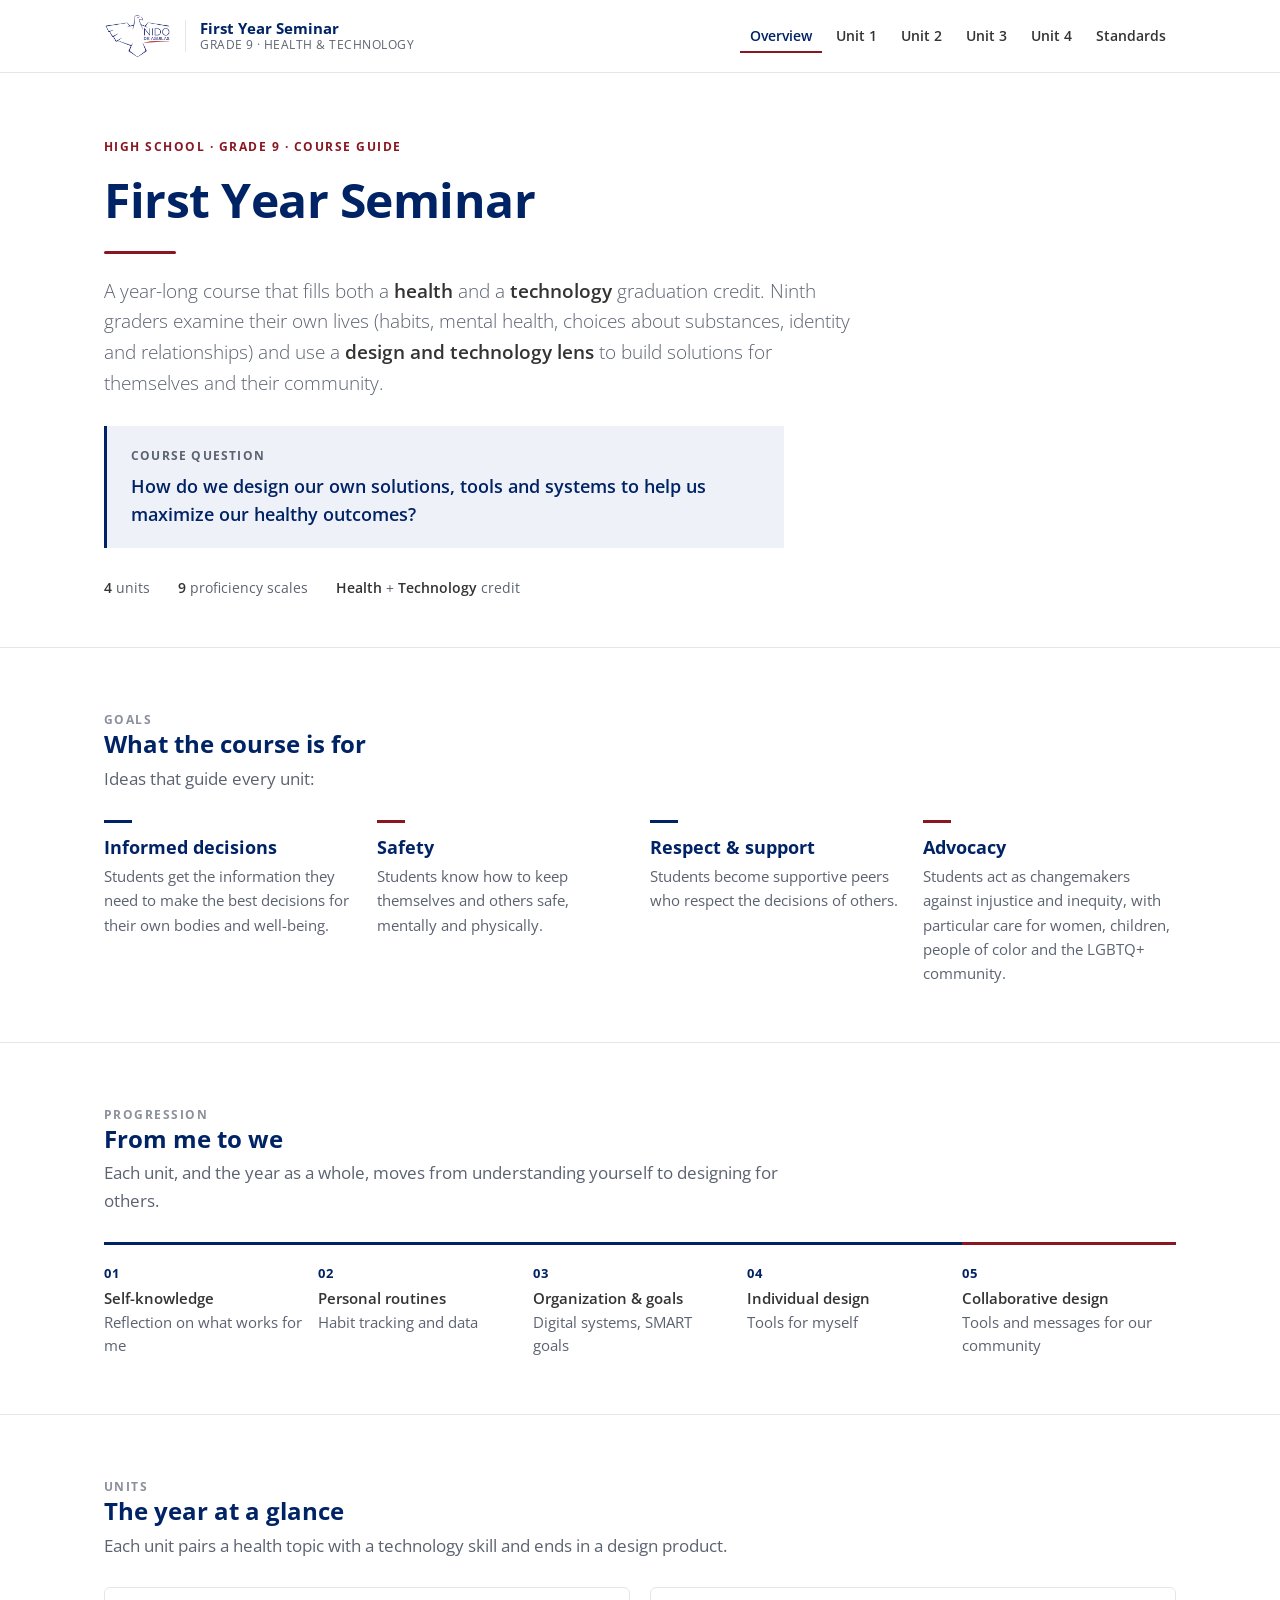
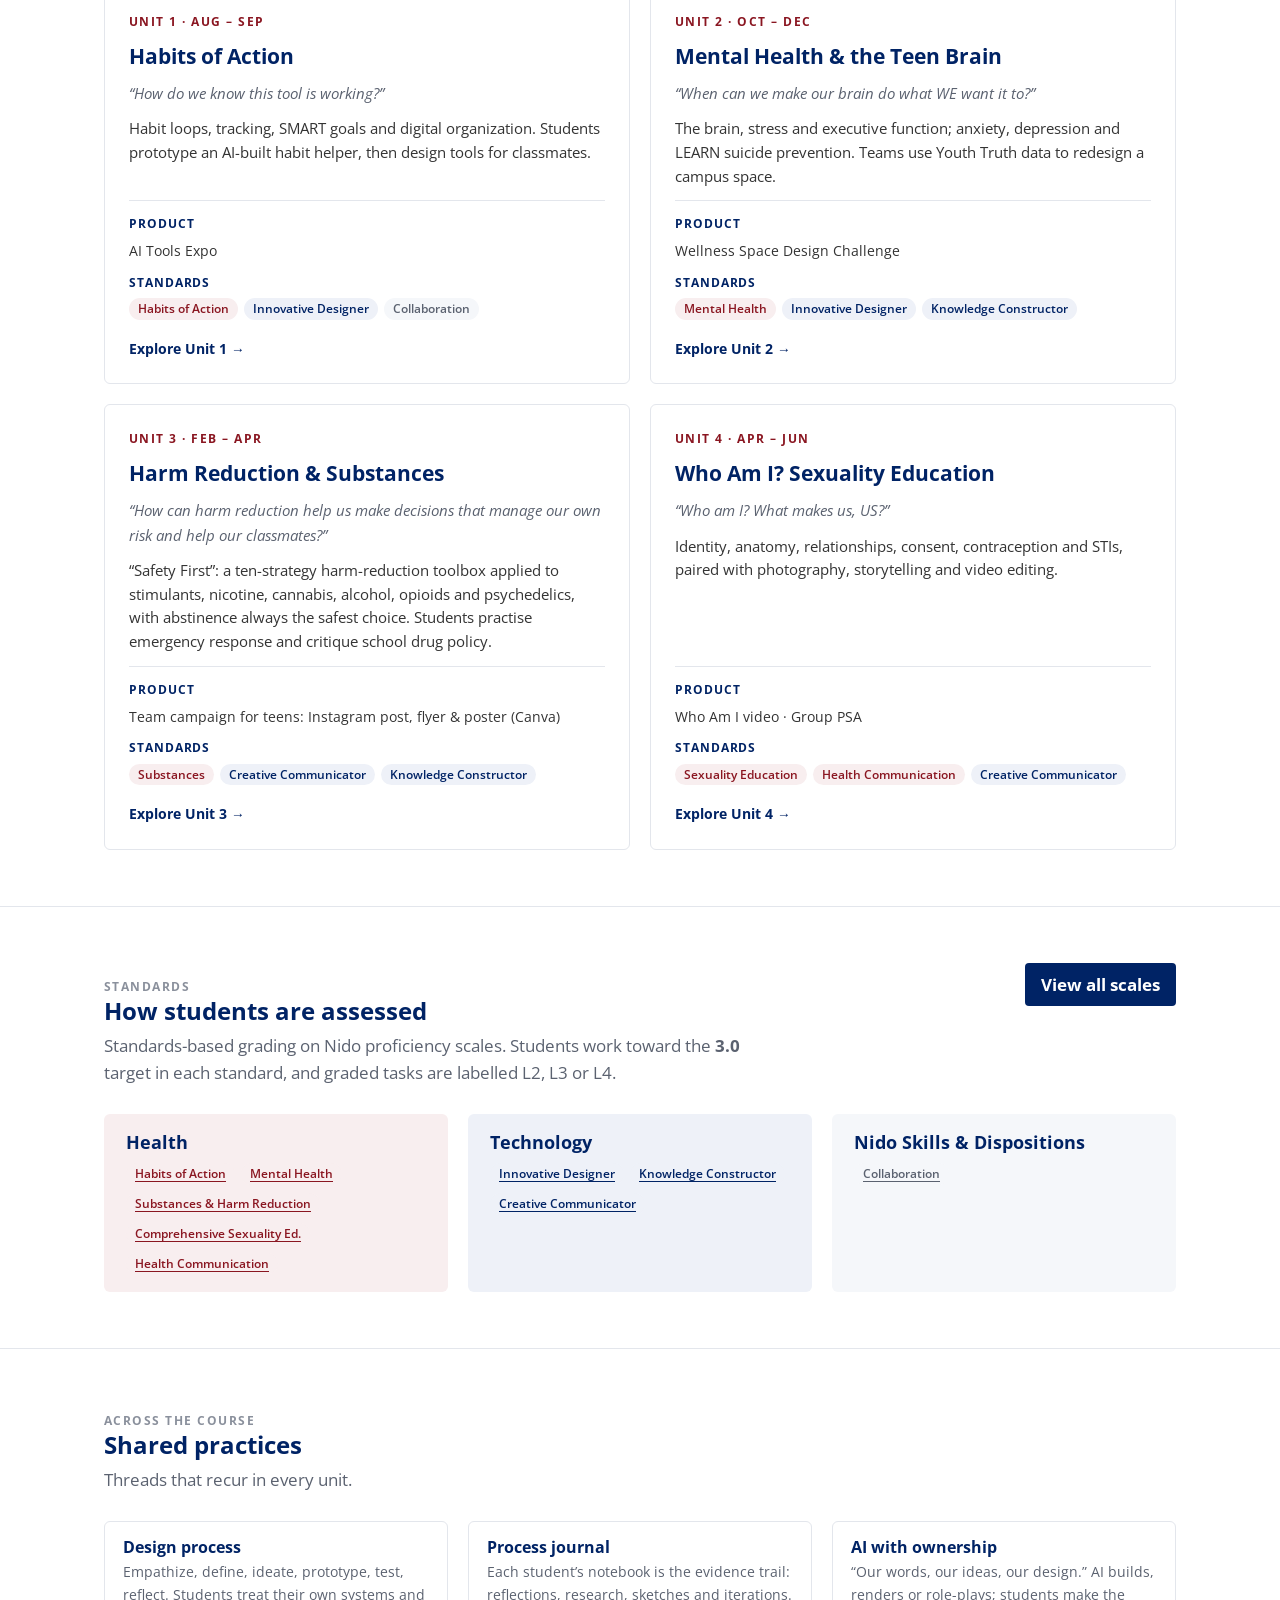
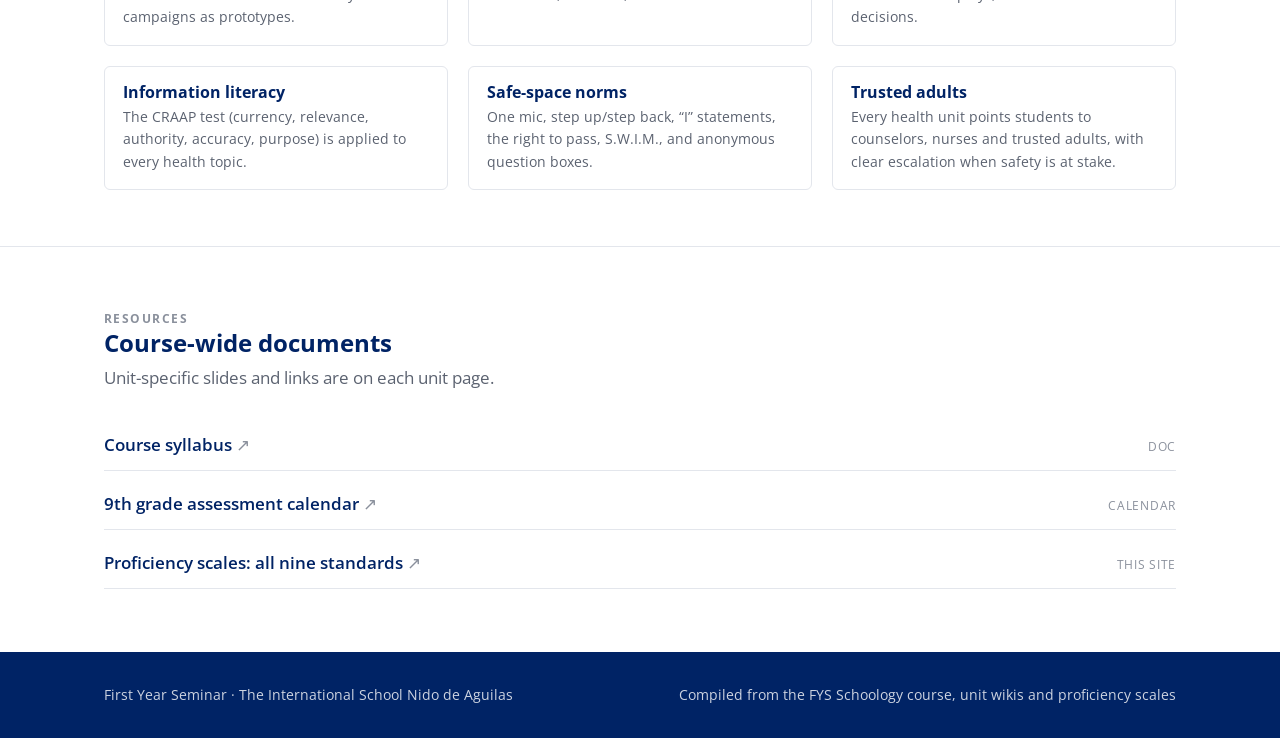
<file: index.html>
<!doctype html>
<html lang="en">
<head>
<meta charset="utf-8">
<meta name="viewport" content="width=device-width, initial-scale=1">
<title>First Year Seminar · Nido de Aguilas</title>
<meta name="description" content="Curriculum overview of First Year Seminar, Nido de Aguilas’ Grade 9 health and technology course: goals, units, standards and resources.">
<link rel="icon" href="assets/nido.jpg">
<link rel="stylesheet" href="assets/brand.css">
<link rel="stylesheet" href="assets/site.css">
</head>
<body>
<a class="skip" href="#main">Skip to content</a>

<header class="site-header">
  <div class="wrap">
    <a class="brand" href="index.html">
      <img src="assets/nido.jpg" alt="Nido de Aguilas">
      <span class="brand-text"><strong>First Year Seminar</strong><span>Grade 9 · Health &amp; Technology</span></span>
    </a>
    <nav class="site-nav" aria-label="Main">
      <a href="index.html" aria-current="page">Overview</a>
      <a href="unit-1.html">Unit 1</a>
      <a href="unit-2.html">Unit 2</a>
      <a href="unit-3.html">Unit 3</a>
      <a href="unit-4.html">Unit 4</a>
      <a href="standards.html">Standards</a>
    </nav>
  </div>
</header>

<main id="main">
  <section class="hero">
    <div class="wrap">
      <p class="eyebrow">High School · Grade 9 · Course Guide</p>
      <h1>First Year Seminar</h1>
      <div class="swoosh"></div>
      <p class="lead">A year-long course that fills both a <strong>health</strong> and a <strong>technology</strong> graduation credit. Ninth graders examine their own lives (habits, mental health, choices about substances, identity and relationships) and use a <strong>design and technology lens</strong> to build solutions for themselves and their community.</p>
      <div class="hero-question">
        <small>Course question</small>
        How do we design our own solutions, tools and systems to help us maximize our healthy outcomes?
      </div>
      <div class="facts">
        <span><b>4</b> units</span>
        <span><b>9</b> proficiency scales</span>
        <span><b>Health</b> + <b>Technology</b> credit</span>
      </div>
    </div>
  </section>

  <section class="section">
    <div class="wrap">
      <div class="section-head"><div><p class="num">Goals</p><h2>What the course is for</h2><p>Ideas that guide every unit:</p></div></div>
      <div class="grid grid-4">
        <div class="pillar"><div class="bar"></div><h3>Informed decisions</h3><p>Students get the information they need to make the best decisions for their own bodies and well-being.</p></div>
        <div class="pillar"><div class="bar"></div><h3>Safety</h3><p>Students know how to keep themselves and others safe, mentally and physically.</p></div>
        <div class="pillar"><div class="bar"></div><h3>Respect &amp; support</h3><p>Students become supportive peers who respect the decisions of others.</p></div>
        <div class="pillar"><div class="bar"></div><h3>Advocacy</h3><p>Students act as changemakers against injustice and inequity, with particular care for women, children, people of color and the LGBTQ+ community.</p></div>
      </div>
    </div>
  </section>
 
  <section class="section">
    <div class="wrap">
      <div class="section-head"><div><p class="num">Progression</p><h2>From me to we</h2><p>Each unit, and the year as a whole, moves from understanding yourself to designing for others.</p></div></div>
      <ol class="arc">
        <li><b>Self-knowledge</b>Reflection on what works for me</li>
        <li><b>Personal routines</b>Habit tracking and data</li>
        <li><b>Organization &amp; goals</b>Digital systems, SMART goals</li>
        <li><b>Individual design</b>Tools for myself</li>
        <li><b>Collaborative design</b>Tools and messages for our community</li>
      </ol>
    </div>
  </section>

  <section class="section" id="units">
    <div class="wrap">
      <div class="section-head"><div><p class="num">Units</p><h2>The year at a glance</h2><p>Each unit pairs a health topic with a technology skill and ends in a design product.</p></div></div>
      <div class="grid grid-2">
        <a class="unit-card" href="unit-1.html">
          <span class="unit-no">Unit 1 · Aug – Sep</span>
          <h3>Habits of Action</h3>
          <p class="dq">“How do we know this tool is working?”</p>
          <p style="margin:0;font-size:.93rem">Habit loops, tracking, SMART goals and digital organization. Students prototype an AI-built habit helper, then design tools for classmates.</p>
          <dl><dt>Product</dt><dd>AI Tools Expo</dd><dt>Standards</dt><dd><span class="tags"><span class="tag health">Habits of Action</span><span class="tag">Innovative Designer</span><span class="tag plain">Collaboration</span></span></dd></dl>
          <span class="go">Explore Unit 1 →</span>
        </a>
        <a class="unit-card" href="unit-2.html">
          <span class="unit-no">Unit 2 · Oct – Dec</span>
          <h3>Mental Health &amp; the Teen Brain</h3>
          <p class="dq">“When can we make our brain do what WE want it to?”</p>
          <p style="margin:0;font-size:.93rem">The brain, stress and executive function; anxiety, depression and LEARN suicide prevention. Teams use Youth Truth data to redesign a campus space.</p>
          <dl><dt>Product</dt><dd>Wellness Space Design Challenge</dd><dt>Standards</dt><dd><span class="tags"><span class="tag health">Mental Health</span><span class="tag">Innovative Designer</span><span class="tag">Knowledge Constructor</span></span></dd></dl>
          <span class="go">Explore Unit 2 →</span>
        </a>
        <a class="unit-card" href="unit-3.html">
          <span class="unit-no">Unit 3 · Feb – Apr</span>
          <h3>Harm Reduction &amp; Substances</h3>
          <p class="dq">“How can harm reduction help us make decisions that manage our own risk and help our classmates?”</p>
          <p style="margin:0;font-size:.93rem">“Safety First”: a ten-strategy harm-reduction toolbox applied to stimulants, nicotine, cannabis, alcohol, opioids and psychedelics, with abstinence always the safest choice. Students practise emergency response and critique school drug policy.</p>
          <dl><dt>Product</dt><dd>Team campaign for teens: Instagram post, flyer &amp; poster (Canva)</dd><dt>Standards</dt><dd><span class="tags"><span class="tag health">Substances</span><span class="tag">Creative Communicator</span><span class="tag">Knowledge Constructor</span></span></dd></dl>
          <span class="go">Explore Unit 3 →</span>
        </a>
        <a class="unit-card" href="unit-4.html">
          <span class="unit-no">Unit 4 · Apr – Jun</span>
          <h3>Who Am I? Sexuality Education</h3>
          <p class="dq">“Who am I? What makes us, US?”</p>
          <p style="margin:0;font-size:.93rem">Identity, anatomy, relationships, consent, contraception and STIs, paired with photography, storytelling and video editing.</p>
          <dl><dt>Product</dt><dd>Who Am I video · Group PSA</dd><dt>Standards</dt><dd><span class="tags"><span class="tag health">Sexuality Education</span><span class="tag health">Health Communication</span><span class="tag">Creative Communicator</span></span></dd></dl>
          <span class="go">Explore Unit 4 →</span>
        </a>
      </div>
    </div>
  </section>

  <section class="section">
    <div class="wrap">
      <div class="section-head">
        <div><p class="num">Standards</p><h2>How students are assessed</h2><p>Standards-based grading on Nido proficiency scales. Students work toward the <strong>3.0</strong> target in each standard, and graded tasks are labelled L2, L3 or L4.</p></div>
        <a class="btn-nido-blue" href="standards.html" style="text-decoration:none;display:inline-block">View all scales</a>
      </div>
      <div class="grid grid-3">
        <div class="callout red">
          <h3>Health</h3>
          <ul class="tags" style="margin-top:8px"><li><a class="tag health" href="standards.html#habits">Habits of Action</a></li><li><a class="tag health" href="standards.html#mental-health">Mental Health</a></li><li><a class="tag health" href="standards.html#substances">Substances &amp; Harm Reduction</a></li><li><a class="tag health" href="standards.html#cse">Comprehensive Sexuality Ed.</a></li><li><a class="tag health" href="standards.html#health-comm">Health Communication</a></li></ul>
        </div>
        <div class="callout" style="background:var(--blue-wash)">
          <h3>Technology</h3>
          <ul class="tags" style="margin-top:8px"><li><a class="tag" href="standards.html#designer">Innovative Designer</a></li><li><a class="tag" href="standards.html#constructor">Knowledge Constructor</a></li><li><a class="tag" href="standards.html#communicator">Creative Communicator</a></li></ul>
        </div>
        <div class="callout">
          <h3>Nido Skills &amp; Dispositions</h3>
          <ul class="tags" style="margin-top:8px"><li><a class="tag plain" href="standards.html#collaboration">Collaboration</a></li></ul>
        </div>
      </div>
    </div>
  </section>

  <section class="section">
    <div class="wrap">
      <div class="section-head"><div><p class="num">Across the course</p><h2>Shared practices</h2><p>Threads that recur in every unit.</p></div></div>
      <div class="grid grid-3">
        <div class="topic"><h3>Design process</h3><p>Empathize, define, ideate, prototype, test, reflect. Students treat their own systems and campaigns as prototypes.</p></div>
        <div class="topic"><h3>Process journal</h3><p>Each student’s notebook is the evidence trail: reflections, research, sketches and iterations.</p></div>
        <div class="topic"><h3>AI with ownership</h3><p>“Our words, our ideas, our design.” AI builds, renders or role-plays; students make the decisions.</p></div>
        <div class="topic"><h3>Information literacy</h3><p>The CRAAP test (currency, relevance, authority, accuracy, purpose) is applied to every health topic.</p></div>
        <div class="topic"><h3>Safe-space norms</h3><p>One mic, step up/step back, “I” statements, the right to pass, S.W.I.M., and anonymous question boxes.</p></div>
        <div class="topic"><h3>Trusted adults</h3><p>Every health unit points students to counselors, nurses and trusted adults, with clear escalation when safety is at stake.</p></div>
      </div>
    </div>
  </section>

  <section class="section">
    <div class="wrap">
      <div class="section-head"><div><p class="num">Resources</p><h2>Course-wide documents</h2><p>Unit-specific slides and links are on each unit page.</p></div></div>
      <ul class="resources prose" style="max-width:none">
        <li><a href="https://docs.google.com/document/d/1k9v13rhR1D_pcqPDAnRnt1GHgAAIEyu3hzRU_NYEnYI/edit?usp=sharing">Course syllabus</a><span class="kind">Doc</span></li>
        <li><a href="https://calendar.google.com/calendar/embed?src=c_v27k766n9ksdeb9g0932vv8n88%40group.calendar.google.com&amp;ctz=America%2FSantiago">9th grade assessment calendar</a><span class="kind">Calendar</span></li>
        <li><a href="standards.html">Proficiency scales: all nine standards</a><span class="kind">This site</span></li>
      </ul>
    </div>
  </section>
</main>

<footer class="site-footer">
  <div class="wrap">
    <span>First Year Seminar · The International School Nido de Aguilas</span>
    <span>Compiled from the FYS Schoology course, unit wikis and proficiency scales</span>
  </div>
</footer>
</body>
</html>
</file>
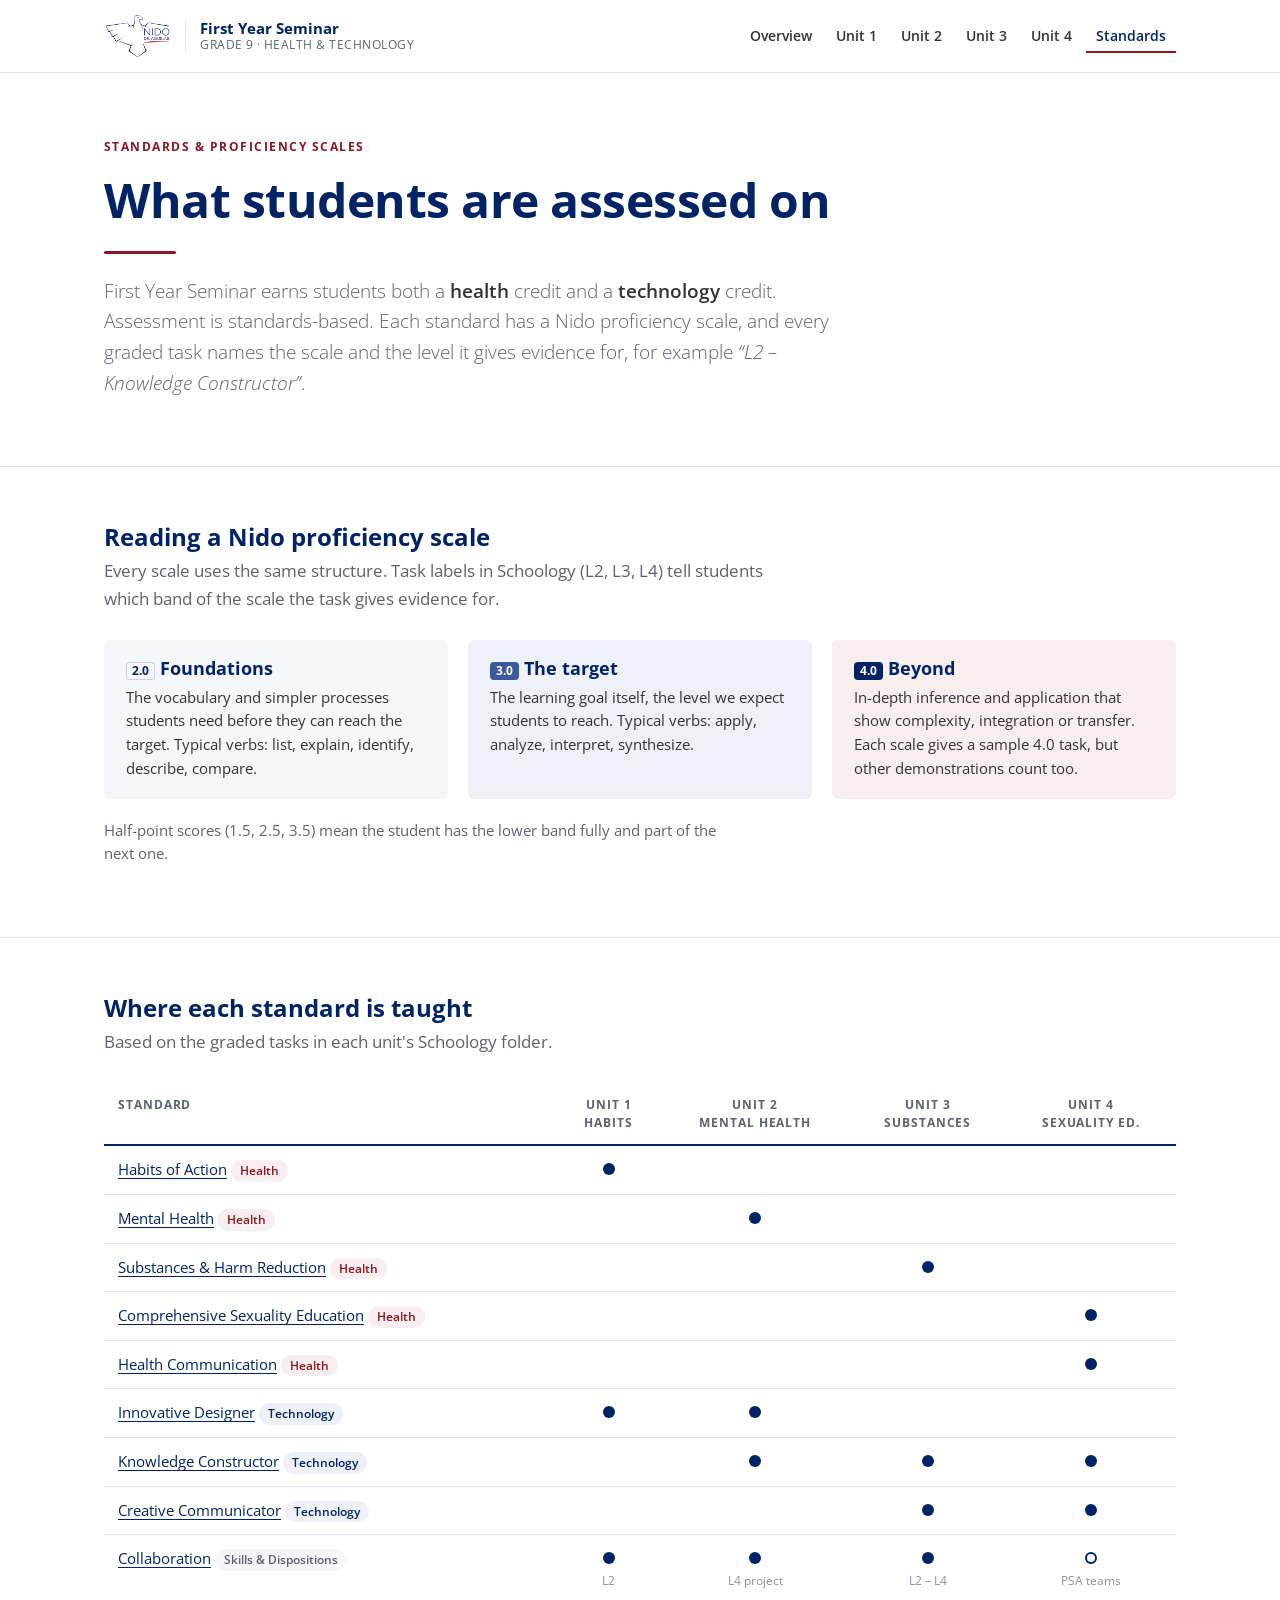
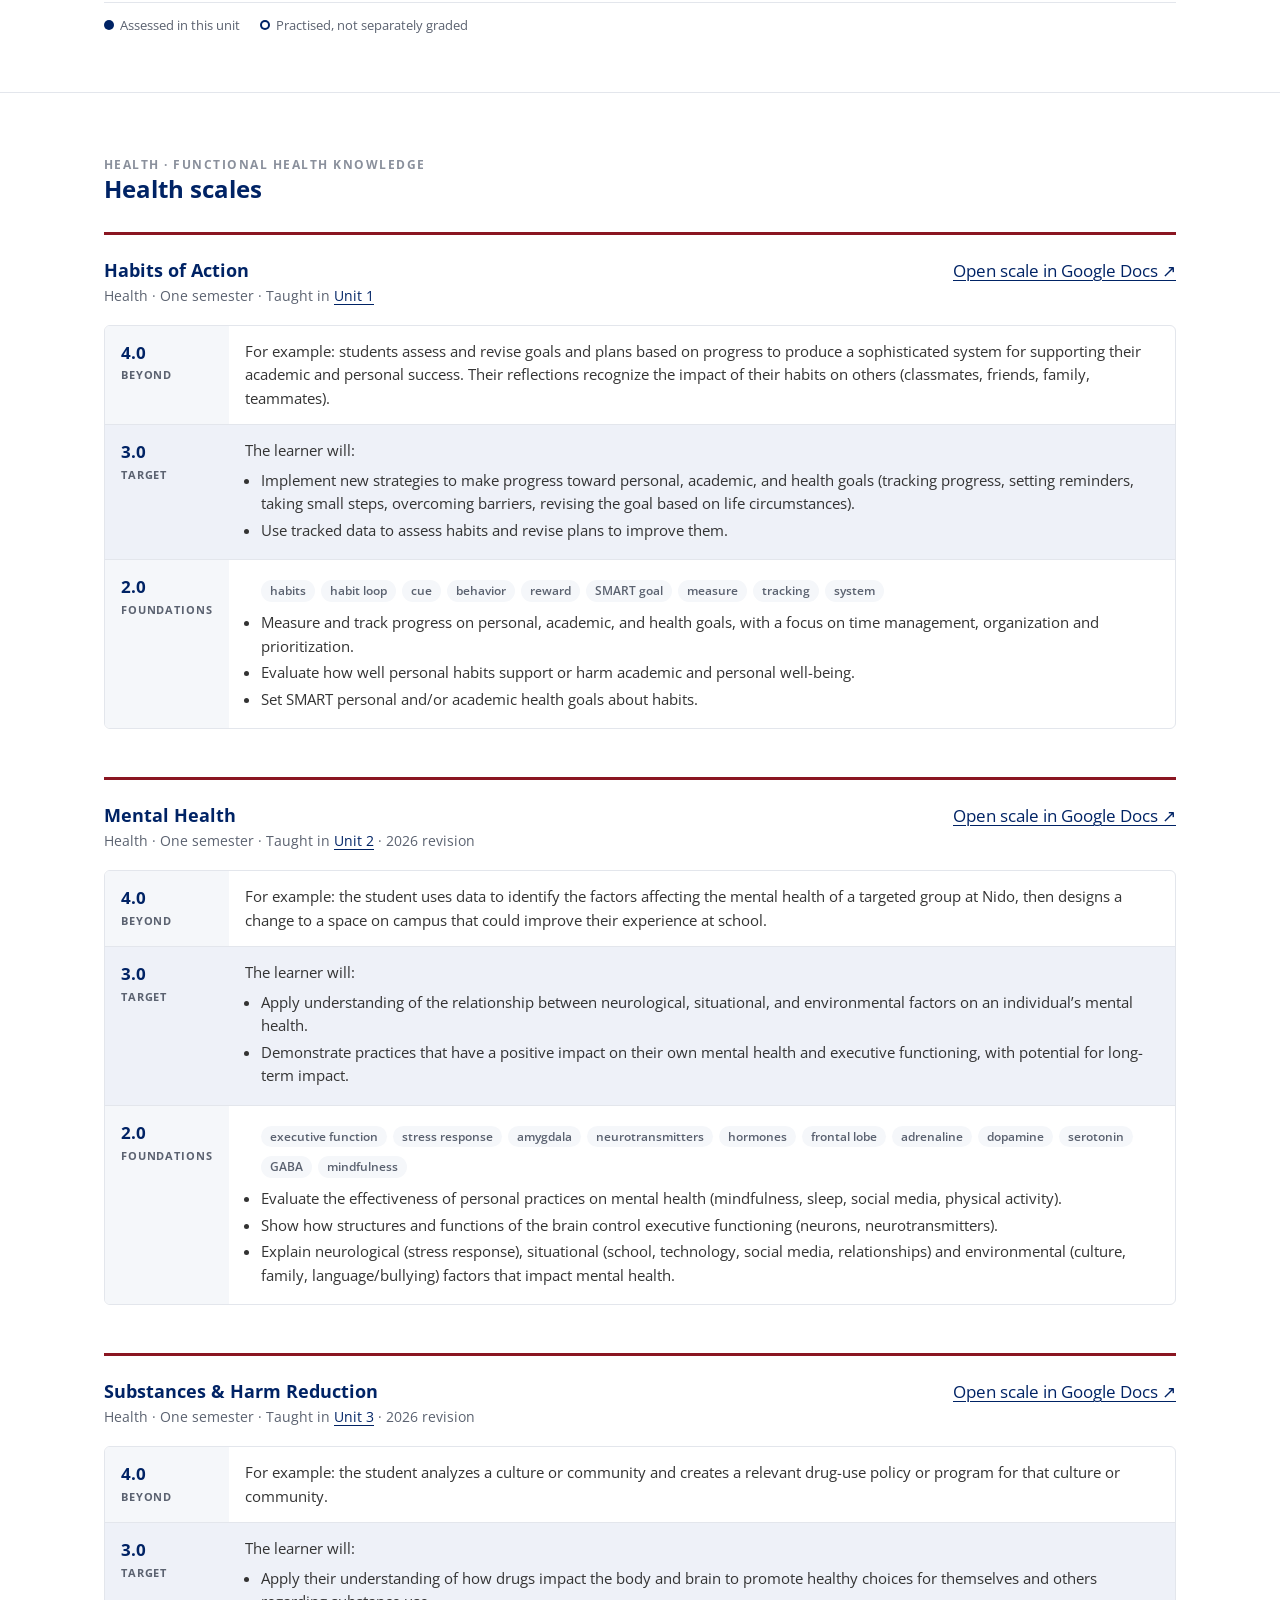
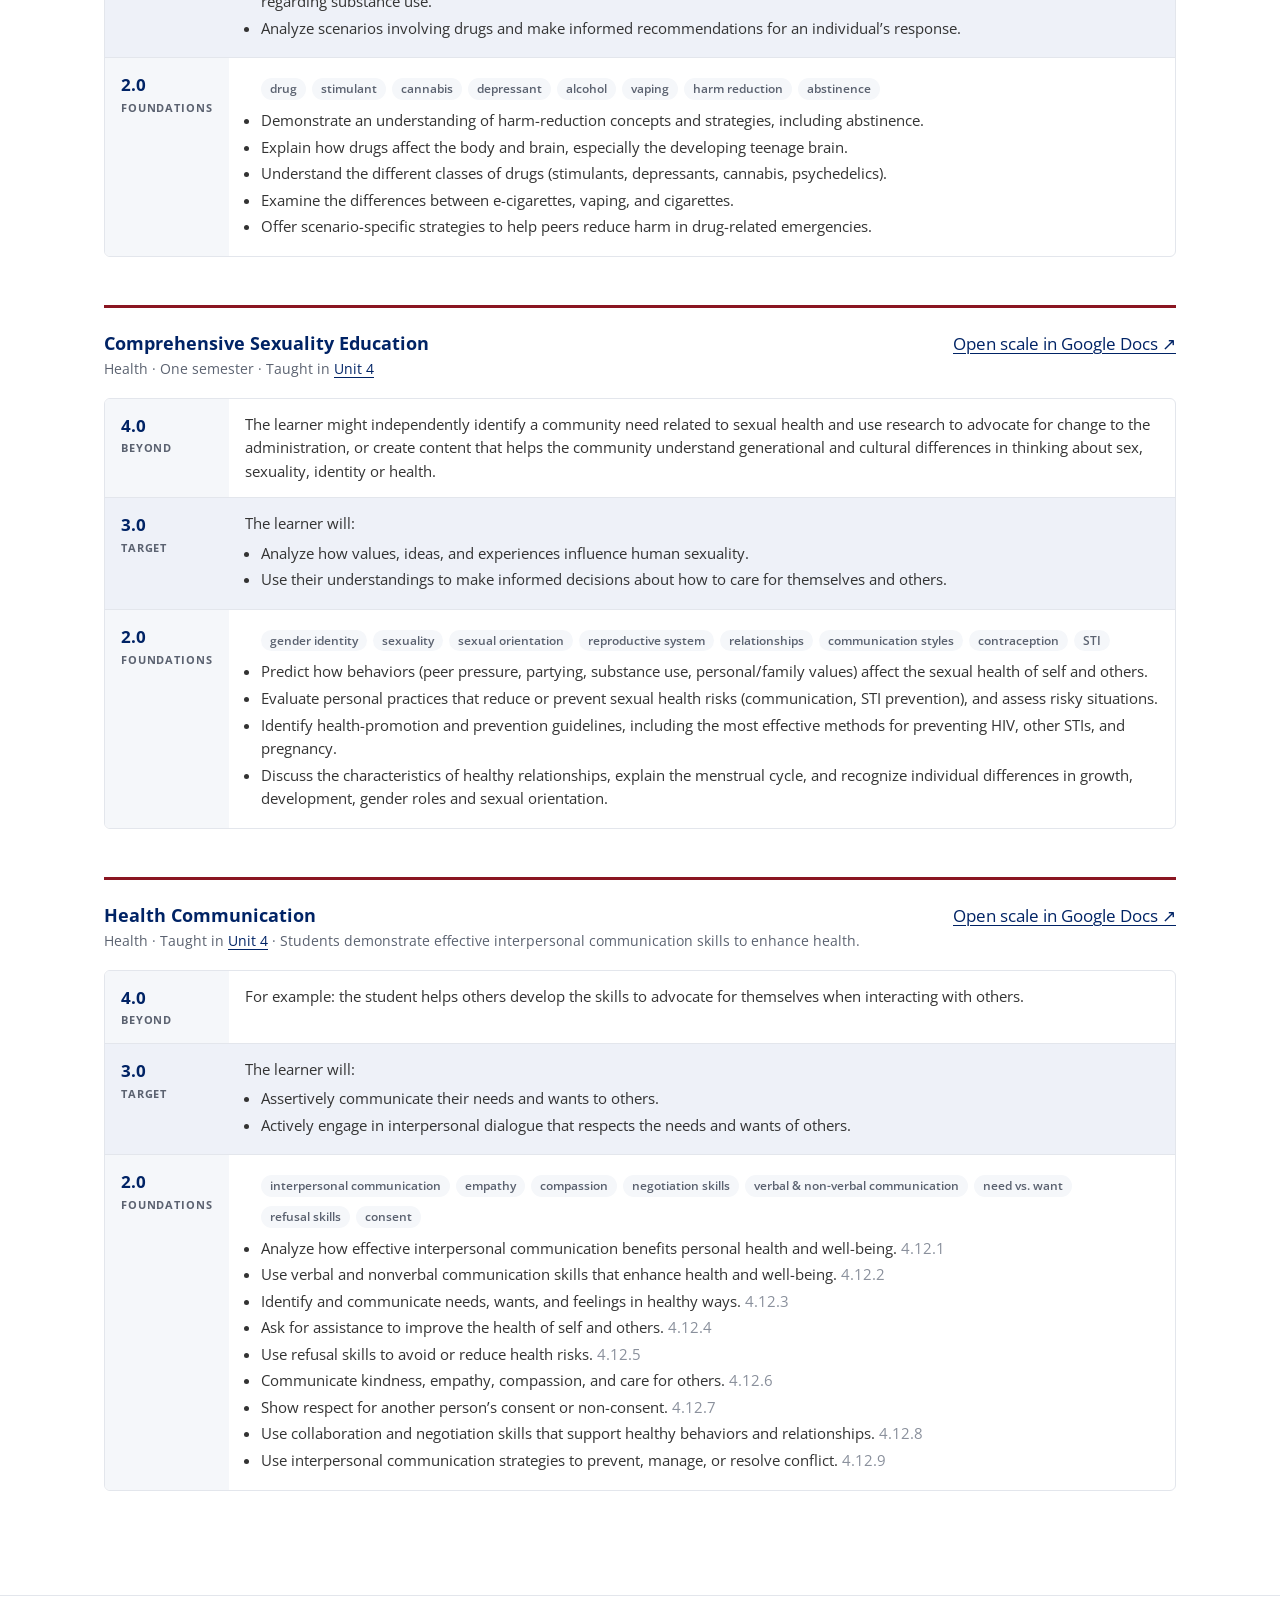
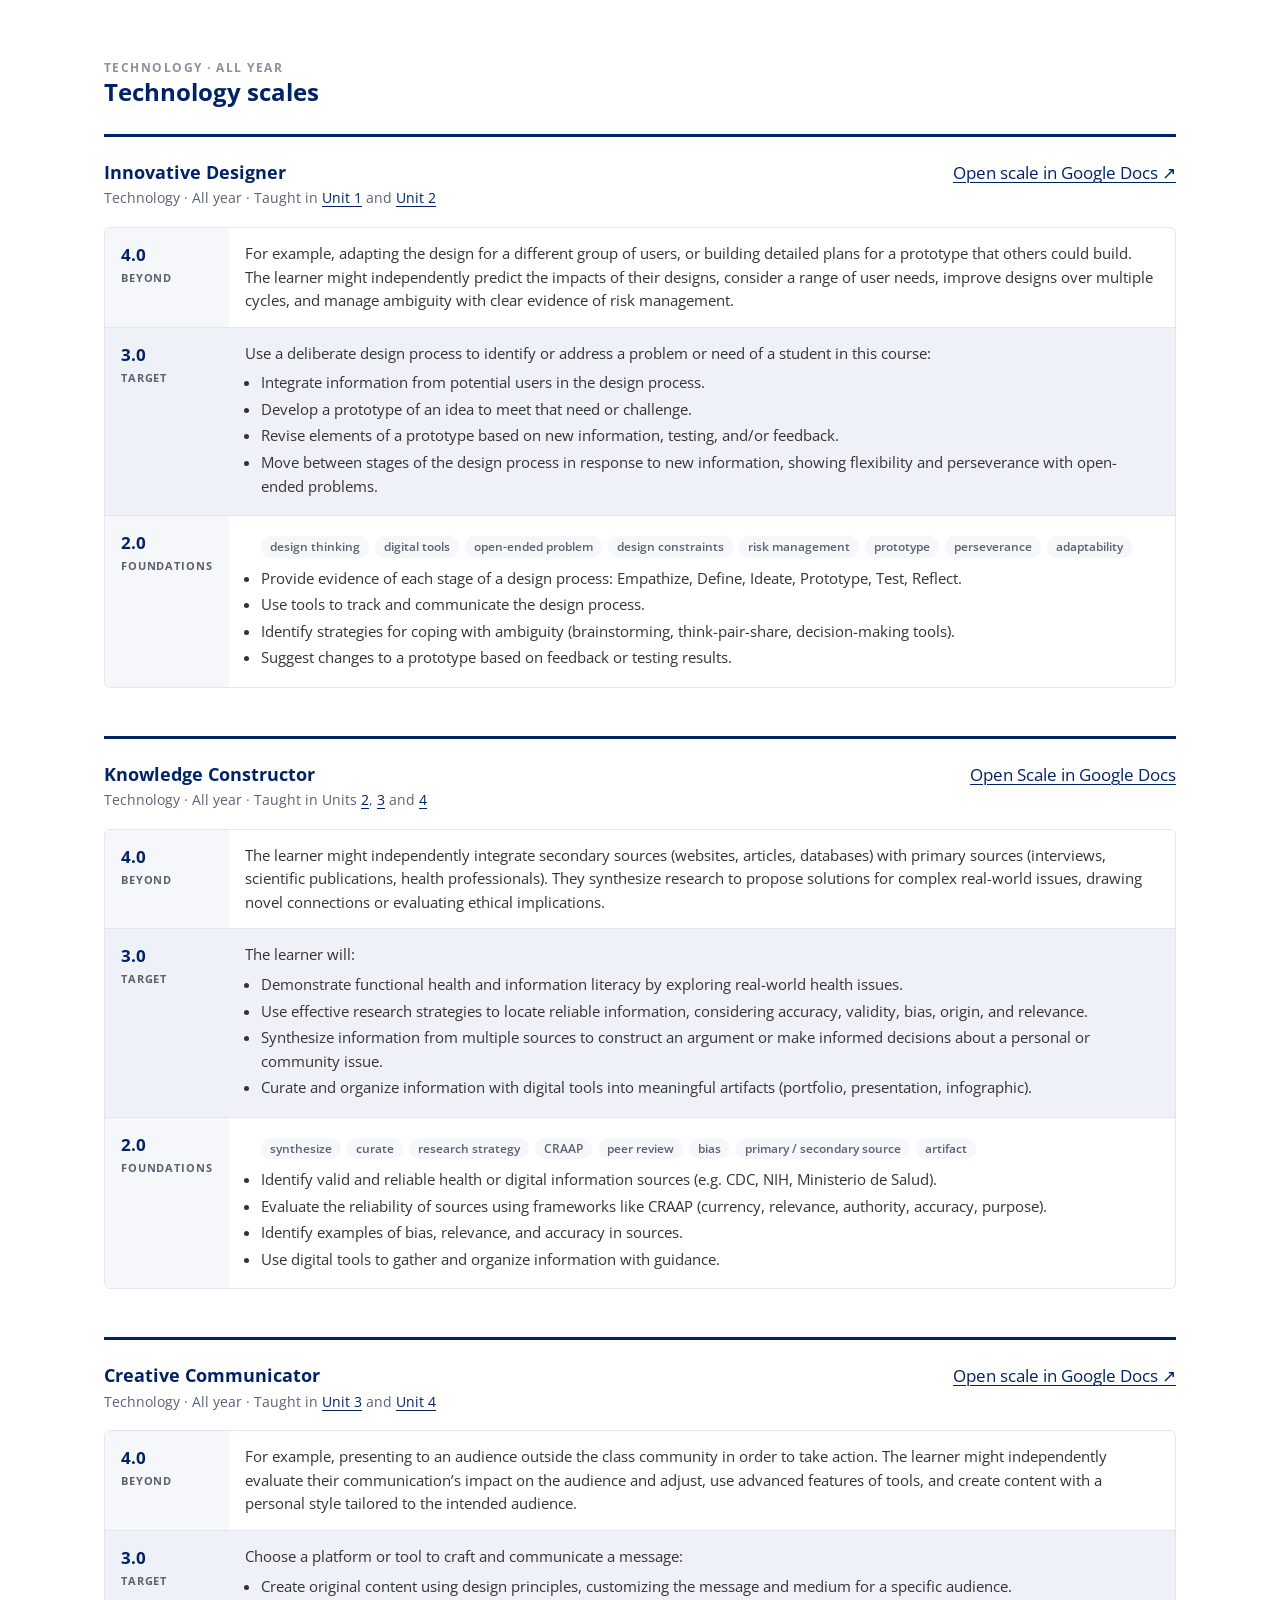
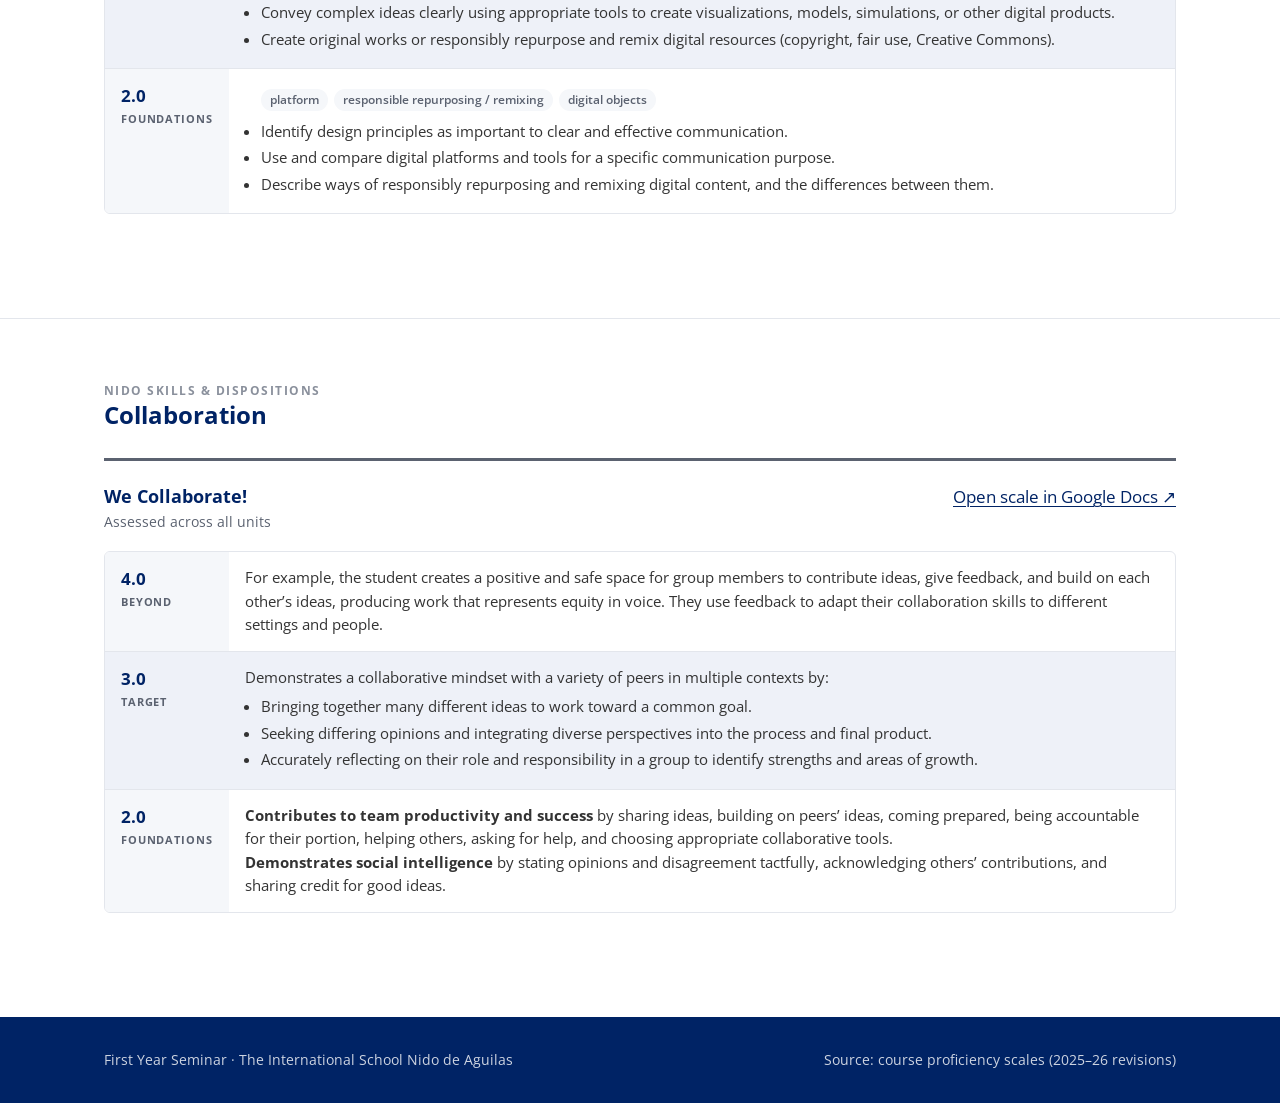
<file: standards.html>
<!doctype html>
<html lang="en">
<head>
<meta charset="utf-8">
<meta name="viewport" content="width=device-width, initial-scale=1">
<title>Standards &amp; Scales · First Year Seminar</title>
<meta name="description" content="The nine proficiency scales assessed in First Year Seminar, with 2.0, 3.0 and 4.0 descriptors and where each is taught.">
<link rel="icon" href="assets/nido.jpg">
<link rel="stylesheet" href="assets/brand.css">
<link rel="stylesheet" href="assets/site.css">
</head>
<body>
<a class="skip" href="#main">Skip to content</a>

<header class="site-header">
  <div class="wrap">
    <a class="brand" href="index.html">
      <img src="assets/nido.jpg" alt="Nido de Aguilas">
      <span class="brand-text"><strong>First Year Seminar</strong><span>Grade 9 · Health &amp; Technology</span></span>
    </a>
    <nav class="site-nav" aria-label="Main">
      <a href="index.html">Overview</a>
      <a href="unit-1.html">Unit 1</a>
      <a href="unit-2.html">Unit 2</a>
      <a href="unit-3.html">Unit 3</a>
      <a href="unit-4.html">Unit 4</a>
      <a href="standards.html" aria-current="page">Standards</a>
    </nav>
  </div>
</header>

<main id="main">
  <section class="hero">
    <div class="wrap">
      <p class="eyebrow">Standards &amp; Proficiency Scales</p>
      <h1>What students are assessed on</h1>
      <div class="swoosh"></div>
      <p class="lead">First Year Seminar earns students both a <strong>health</strong> credit and a <strong>technology</strong> credit. Assessment is standards-based. Each standard has a Nido proficiency scale, and every graded task names the scale and the level it gives evidence for, for example <em>“L2 – Knowledge Constructor”</em>.</p>
    </div>
  </section>

  <section class="section">
    <div class="wrap">
      <div class="section-head">
        <div>
          <h2>Reading a Nido proficiency scale</h2>
          <p>Every scale uses the same structure. Task labels in Schoology (L2, L3, L4) tell students which band of the scale the task gives evidence for.</p>
        </div>
      </div>
      <div class="grid grid-3">
        <div class="callout">
          <h3><span class="lvl l2">2.0</span> Foundations</h3>
          <p>The vocabulary and simpler processes students need before they can reach the target. Typical verbs: list, explain, identify, describe, compare.</p>
        </div>
        <div class="callout" style="background:var(--blue-wash)">
          <h3><span class="lvl l3">3.0</span> The target</h3>
          <p>The learning goal itself, the level we expect students to reach. Typical verbs: apply, analyze, interpret, synthesize.</p>
        </div>
        <div class="callout red">
          <h3><span class="lvl">4.0</span> Beyond</h3>
          <p>In-depth inference and application that show complexity, integration or transfer. Each scale gives a sample 4.0 task, but other demonstrations count too.</p>
        </div>
      </div>
      <p style="margin-top:20px;color:var(--ink-soft);font-size:.92rem;max-width:var(--measure)">Half-point scores (1.5, 2.5, 3.5) mean the student has the lower band fully and part of the next one.</p>
    </div>
  </section>

  <section class="section">
    <div class="wrap">
      <div class="section-head">
        <div>
          <h2>Where each standard is taught</h2>
          <p>Based on the graded tasks in each unit's Schoology folder.</p>
        </div>
      </div>
      <div class="table-scroll">
        <table class="matrix">
          <thead>
            <tr><th>Standard</th><th>Unit 1<br>Habits</th><th>Unit 2<br>Mental Health</th><th>Unit 3<br>Substances</th><th>Unit 4<br>Sexuality Ed.</th></tr>
          </thead>
          <tbody>
            <tr><td><a href="#habits">Habits of Action</a> <span class="tag health">Health</span></td><td><span class="dot" title="Primary"></span></td><td></td><td></td><td></td></tr>
            <tr><td><a href="#mental-health">Mental Health</a> <span class="tag health">Health</span></td><td></td><td><span class="dot" title="Primary"></span></td><td></td><td></td></tr>
            <tr><td><a href="#substances">Substances &amp; Harm Reduction</a> <span class="tag health">Health</span></td><td></td><td></td><td><span class="dot" title="Primary"></span></td><td></td></tr>
            <tr><td><a href="#cse">Comprehensive Sexuality Education</a> <span class="tag health">Health</span></td><td></td><td></td><td></td><td><span class="dot" title="Primary"></span></td></tr>
            <tr><td><a href="#health-comm">Health Communication</a> <span class="tag health">Health</span></td><td></td><td></td><td></td><td><span class="dot" title="Primary"></span></td></tr>
            <tr><td><a href="#designer">Innovative Designer</a> <span class="tag">Technology</span></td><td><span class="dot" title="Primary"></span></td><td><span class="dot" title="Primary"></span></td><td></td><td></td></tr>
            <tr><td><a href="#constructor">Knowledge Constructor</a> <span class="tag">Technology</span></td><td></td><td><span class="dot" title="Primary"></span></td><td><span class="dot" title="Primary"></span></td><td><span class="dot" title="Primary"></span></td></tr>
            <tr><td><a href="#communicator">Creative Communicator</a> <span class="tag">Technology</span></td><td></td><td></td><td><span class="dot" title="Primary"></span></td><td><span class="dot" title="Primary"></span></td></tr>
            <tr><td><a href="#collaboration">Collaboration</a> <span class="tag plain">Skills &amp; Dispositions</span></td><td><span class="dot" title="Assessed"></span><small>L2</small></td><td><span class="dot" title="Assessed"></span><small>L4 project</small></td><td><span class="dot" title="Assessed"></span><small>L2 – L4</small></td><td><span class="dot minor" title="Practised"></span><small>PSA teams</small></td></tr>
          </tbody>
        </table>
      </div>
      <div class="legend">
        <span><span class="dot" style="display:inline-block;width:10px;height:10px;border-radius:50%;background:var(--nido-blue)"></span> Assessed in this unit</span>
        <span><span style="display:inline-block;width:10px;height:10px;border-radius:50%;box-shadow:inset 0 0 0 2px var(--nido-blue)"></span> Practised, not separately graded</span>
      </div>
    </div>
  </section>

  <section class="section">
    <div class="wrap">
      <div class="section-head"><div><p class="num">Health · Functional Health Knowledge</p><h2>Health scales</h2></div></div>

      <article class="scale health" id="habits">
        <div class="scale-head">
          <div><h3>Habits of Action</h3><p>Health · One semester · Taught in <a href="unit-1.html">Unit 1</a></p></div>
          <a href="https://docs.google.com/document/d/1v4ci9i9Vz_gkdhtUjrPekynOc5yGkAB5/edit">Open scale in Google Docs ↗</a>
        </div>
        <div class="levels">
          <div class="lv">4.0<small>Beyond</small></div>
          <div>For example: students assess and revise goals and plans based on progress to produce a sophisticated system for supporting their academic and personal success. Their reflections recognize the impact of their habits on others (classmates, friends, family, teammates).</div>
          <div class="lv target">3.0<small>Target</small></div>
          <div class="target">The learner will:
            <ul><li>Implement new strategies to make progress toward personal, academic, and health goals (tracking progress, setting reminders, taking small steps, overcoming barriers, revising the goal based on life circumstances).</li>
            <li>Use tracked data to assess habits and revise plans to improve them.</li></ul></div>
          <div class="lv">2.0<small>Foundations</small></div>
          <div><ul class="tags vocab"><li class="tag plain">habits</li><li class="tag plain">habit loop</li><li class="tag plain">cue</li><li class="tag plain">behavior</li><li class="tag plain">reward</li><li class="tag plain">SMART goal</li><li class="tag plain">measure</li><li class="tag plain">tracking</li><li class="tag plain">system</li></ul>
            <ul><li>Measure and track progress on personal, academic, and health goals, with a focus on time management, organization and prioritization.</li>
            <li>Evaluate how well personal habits support or harm academic and personal well-being.</li>
            <li>Set SMART personal and/or academic health goals about habits.</li></ul></div>
        </div>
      </article>

      <article class="scale health" id="mental-health">
        <div class="scale-head">
          <div><h3>Mental Health</h3><p>Health · One semester · Taught in <a href="unit-2.html">Unit 2</a> · 2026 revision</p></div>
          <a href="https://docs.google.com/document/d/1lNN6C2sj-L2reWE5CchiDWLp866oji_O/edit">Open scale in Google Docs ↗</a>
        </div>
        <div class="levels">
          <div class="lv">4.0<small>Beyond</small></div>
          <div>For example: the student uses data to identify the factors affecting the mental health of a targeted group at Nido, then designs a change to a space on campus that could improve their experience at school.</div>
          <div class="lv target">3.0<small>Target</small></div>
          <div class="target">The learner will:
            <ul><li>Apply understanding of the relationship between neurological, situational, and environmental factors on an individual’s mental health.</li>
            <li>Demonstrate practices that have a positive impact on their own mental health and executive functioning, with potential for long-term impact.</li></ul></div>
          <div class="lv">2.0<small>Foundations</small></div>
          <div><ul class="tags vocab"><li class="tag plain">executive function</li><li class="tag plain">stress response</li><li class="tag plain">amygdala</li><li class="tag plain">neurotransmitters</li><li class="tag plain">hormones</li><li class="tag plain">frontal lobe</li><li class="tag plain">adrenaline</li><li class="tag plain">dopamine</li><li class="tag plain">serotonin</li><li class="tag plain">GABA</li><li class="tag plain">mindfulness</li></ul>
            <ul><li>Evaluate the effectiveness of personal practices on mental health (mindfulness, sleep, social media, physical activity).</li>
            <li>Show how structures and functions of the brain control executive functioning (neurons, neurotransmitters).</li>
            <li>Explain neurological (stress response), situational (school, technology, social media, relationships) and environmental (culture, family, language/bullying) factors that impact mental health.</li></ul></div>
        </div>
      </article>

      <article class="scale health" id="substances">
        <div class="scale-head">
          <div><h3>Substances &amp; Harm Reduction</h3><p>Health · One semester · Taught in <a href="unit-3.html">Unit 3</a> · 2026 revision</p></div>
          <a href="https://docs.google.com/document/d/1TcYlDyapf2wW7bHNUXaAZ9Q6VcOBVGqw/edit">Open scale in Google Docs ↗</a>
        </div>
        <div class="levels">
          <div class="lv">4.0<small>Beyond</small></div>
          <div>For example: the student analyzes a culture or community and creates a relevant drug-use policy or program for that culture or community.</div>
          <div class="lv target">3.0<small>Target</small></div>
          <div class="target">The learner will:
            <ul><li>Apply their understanding of how drugs impact the body and brain to promote healthy choices for themselves and others regarding substance use.</li>
            <li>Analyze scenarios involving drugs and make informed recommendations for an individual’s response.</li></ul></div>
          <div class="lv">2.0<small>Foundations</small></div>
          <div><ul class="tags vocab"><li class="tag plain">drug</li><li class="tag plain">stimulant</li><li class="tag plain">cannabis</li><li class="tag plain">depressant</li><li class="tag plain">alcohol</li><li class="tag plain">vaping</li><li class="tag plain">harm reduction</li><li class="tag plain">abstinence</li></ul>
            <ul><li>Demonstrate an understanding of harm-reduction concepts and strategies, including abstinence.</li>
            <li>Explain how drugs affect the body and brain, especially the developing teenage brain.</li>
            <li>Understand the different classes of drugs (stimulants, depressants, cannabis, psychedelics).</li>
            <li>Examine the differences between e-cigarettes, vaping, and cigarettes.</li>
            <li>Offer scenario-specific strategies to help peers reduce harm in drug-related emergencies.</li></ul></div>
        </div>
      </article>

      <article class="scale health" id="cse">
        <div class="scale-head">
          <div><h3>Comprehensive Sexuality Education</h3><p>Health · One semester · Taught in <a href="unit-4.html">Unit 4</a></p></div>
          <a href="https://docs.google.com/document/d/1IO7Mi2WpLUloKwCJyGB2miG9nxXM7GP0/edit">Open scale in Google Docs ↗</a>
        </div>
        <div class="levels">
          <div class="lv">4.0<small>Beyond</small></div>
          <div>The learner might independently identify a community need related to sexual health and use research to advocate for change to the administration, or create content that helps the community understand generational and cultural differences in thinking about sex, sexuality, identity or health.</div>
          <div class="lv target">3.0<small>Target</small></div>
          <div class="target">The learner will:
            <ul><li>Analyze how values, ideas, and experiences influence human sexuality.</li>
            <li>Use their understandings to make informed decisions about how to care for themselves and others.</li></ul></div>
          <div class="lv">2.0<small>Foundations</small></div>
          <div><ul class="tags vocab"><li class="tag plain">gender identity</li><li class="tag plain">sexuality</li><li class="tag plain">sexual orientation</li><li class="tag plain">reproductive system</li><li class="tag plain">relationships</li><li class="tag plain">communication styles</li><li class="tag plain">contraception</li><li class="tag plain">STI</li></ul>
            <ul><li>Predict how behaviors (peer pressure, partying, substance use, personal/family values) affect the sexual health of self and others.</li>
            <li>Evaluate personal practices that reduce or prevent sexual health risks (communication, STI prevention), and assess risky situations.</li>
            <li>Identify health-promotion and prevention guidelines, including the most effective methods for preventing HIV, other STIs, and pregnancy.</li>
            <li>Discuss the characteristics of healthy relationships, explain the menstrual cycle, and recognize individual differences in growth, development, gender roles and sexual orientation.</li></ul></div>
        </div>
      </article>

      <article class="scale health" id="health-comm">
        <div class="scale-head">
          <div><h3>Health Communication</h3><p>Health · Taught in <a href="unit-4.html">Unit 4</a> · Students demonstrate effective interpersonal communication skills to enhance health.</p></div>
          <a href="https://docs.google.com/document/d/1WqxaClFdqyV75YdjKTFT73i9kp5AMqNVxOyFwT_4bn0/edit">Open scale in Google Docs ↗</a>
        </div>
        <div class="levels">
          <div class="lv">4.0<small>Beyond</small></div>
          <div>For example: the student helps others develop the skills to advocate for themselves when interacting with others.</div>
          <div class="lv target">3.0<small>Target</small></div>
          <div class="target">The learner will:
            <ul><li>Assertively communicate their needs and wants to others.</li>
            <li>Actively engage in interpersonal dialogue that respects the needs and wants of others.</li></ul></div>
          <div class="lv">2.0<small>Foundations</small></div>
          <div><ul class="tags vocab"><li class="tag plain">interpersonal communication</li><li class="tag plain">empathy</li><li class="tag plain">compassion</li><li class="tag plain">negotiation skills</li><li class="tag plain">verbal &amp; non-verbal communication</li><li class="tag plain">need vs. want</li><li class="tag plain">refusal skills</li><li class="tag plain">consent</li></ul>
            <ul><li>Analyze how effective interpersonal communication benefits personal health and well-being. <span style="color:var(--ink-faint)">4.12.1</span></li>
            <li>Use verbal and nonverbal communication skills that enhance health and well-being. <span style="color:var(--ink-faint)">4.12.2</span></li>
            <li>Identify and communicate needs, wants, and feelings in healthy ways. <span style="color:var(--ink-faint)">4.12.3</span></li>
            <li>Ask for assistance to improve the health of self and others. <span style="color:var(--ink-faint)">4.12.4</span></li>
            <li>Use refusal skills to avoid or reduce health risks. <span style="color:var(--ink-faint)">4.12.5</span></li>
            <li>Communicate kindness, empathy, compassion, and care for others. <span style="color:var(--ink-faint)">4.12.6</span></li>
            <li>Show respect for another person’s consent or non-consent. <span style="color:var(--ink-faint)">4.12.7</span></li>
            <li>Use collaboration and negotiation skills that support healthy behaviors and relationships. <span style="color:var(--ink-faint)">4.12.8</span></li>
            <li>Use interpersonal communication strategies to prevent, manage, or resolve conflict. <span style="color:var(--ink-faint)">4.12.9</span></li></ul></div>
        </div>
      </article>

    </div>
  </section>

  <section class="section">
    <div class="wrap">
      <div class="section-head"><div><p class="num">Technology · All year</p><h2>Technology scales</h2></div></div>

      <article class="scale" id="designer">
        <div class="scale-head">
          <div><h3>Innovative Designer</h3><p>Technology · All year · Taught in <a href="unit-1.html">Unit 1</a> and <a href="unit-2.html">Unit 2</a></p></div>
          <a href="https://docs.google.com/document/d/1h3Pg7mPUkLE3lnV84yAHH3UvQEw8YP0t/edit">Open scale in Google Docs ↗</a>
        </div>
        <div class="levels">
          <div class="lv">4.0<small>Beyond</small></div>
          <div>For example, adapting the design for a different group of users, or building detailed plans for a prototype that others could build. The learner might independently predict the impacts of their designs, consider a range of user needs, improve designs over multiple cycles, and manage ambiguity with clear evidence of risk management.</div>
          <div class="lv target">3.0<small>Target</small></div>
          <div class="target">Use a deliberate design process to identify or address a problem or need of a student in this course:
            <ul><li>Integrate information from potential users in the design process.</li>
            <li>Develop a prototype of an idea to meet that need or challenge.</li>
            <li>Revise elements of a prototype based on new information, testing, and/or feedback.</li>
            <li>Move between stages of the design process in response to new information, showing flexibility and perseverance with open-ended problems.</li></ul></div>
          <div class="lv">2.0<small>Foundations</small></div>
          <div><ul class="tags vocab"><li class="tag plain">design thinking</li><li class="tag plain">digital tools</li><li class="tag plain">open-ended problem</li><li class="tag plain">design constraints</li><li class="tag plain">risk management</li><li class="tag plain">prototype</li><li class="tag plain">perseverance</li><li class="tag plain">adaptability</li></ul>
            <ul><li>Provide evidence of each stage of a design process: Empathize, Define, Ideate, Prototype, Test, Reflect.</li>
            <li>Use tools to track and communicate the design process.</li>
            <li>Identify strategies for coping with ambiguity (brainstorming, think-pair-share, decision-making tools).</li>
            <li>Suggest changes to a prototype based on feedback or testing results.</li></ul></div>
        </div>
      </article>

      <article class="scale" id="constructor">
        <div class="scale-head">
          <div><h3>Knowledge Constructor</h3><p>Technology · All year · Taught in Units <a href="unit-2.html">2</a>, <a href="unit-3.html">3</a> and <a href="unit-4.html">4</a></p></div>
         <a href = "https://docs.google.com/document/d/1PcpFuhuP0qB-23B9pN3XMcj3Vqf1tWp1w_rga4TDVJM/edit?usp=drive_link">Open Scale in Google Docs</a>
        </div>
        <div class="levels">
          <div class="lv">4.0<small>Beyond</small></div>
          <div>The learner might independently integrate secondary sources (websites, articles, databases) with primary sources (interviews, scientific publications, health professionals). They synthesize research to propose solutions for complex real-world issues, drawing novel connections or evaluating ethical implications.</div>
          <div class="lv target">3.0<small>Target</small></div>
          <div class="target">The learner will:
            <ul><li>Demonstrate functional health and information literacy by exploring real-world health issues.</li>
            <li>Use effective research strategies to locate reliable information, considering accuracy, validity, bias, origin, and relevance.</li>
            <li>Synthesize information from multiple sources to construct an argument or make informed decisions about a personal or community issue.</li>
            <li>Curate and organize information with digital tools into meaningful artifacts (portfolio, presentation, infographic).</li></ul></div>
          <div class="lv">2.0<small>Foundations</small></div>
          <div><ul class="tags vocab"><li class="tag plain">synthesize</li><li class="tag plain">curate</li><li class="tag plain">research strategy</li><li class="tag plain">CRAAP</li><li class="tag plain">peer review</li><li class="tag plain">bias</li><li class="tag plain">primary / secondary source</li><li class="tag plain">artifact</li></ul>
            <ul><li>Identify valid and reliable health or digital information sources (e.g. CDC, NIH, Ministerio de Salud).</li>
            <li>Evaluate the reliability of sources using frameworks like CRAAP (currency, relevance, authority, accuracy, purpose).</li>
            <li>Identify examples of bias, relevance, and accuracy in sources.</li>
            <li>Use digital tools to gather and organize information with guidance.</li></ul></div>
        </div>
      </article>

      <article class="scale" id="communicator">
        <div class="scale-head">
          <div><h3>Creative Communicator</h3><p>Technology · All year · Taught in <a href="unit-3.html">Unit 3</a> and <a href="unit-4.html">Unit 4</a></p></div>
          <a href="https://docs.google.com/document/d/1kiTqbrmw9XGa2Ez3oOJ6cDUjyC3HnBm-/edit">Open scale in Google Docs ↗</a>
        </div>
        <div class="levels">
          <div class="lv">4.0<small>Beyond</small></div>
          <div>For example, presenting to an audience outside the class community in order to take action. The learner might independently evaluate their communication’s impact on the audience and adjust, use advanced features of tools, and create content with a personal style tailored to the intended audience.</div>
          <div class="lv target">3.0<small>Target</small></div>
          <div class="target">Choose a platform or tool to craft and communicate a message:
            <ul><li>Create original content using design principles, customizing the message and medium for a specific audience.</li>
            <li>Convey complex ideas clearly using appropriate tools to create visualizations, models, simulations, or other digital products.</li>
            <li>Create original works or responsibly repurpose and remix digital resources (copyright, fair use, Creative Commons).</li></ul></div>
          <div class="lv">2.0<small>Foundations</small></div>
          <div><ul class="tags vocab"><li class="tag plain">platform</li><li class="tag plain">responsible repurposing / remixing</li><li class="tag plain">digital objects</li></ul>
            <ul><li>Identify design principles as important to clear and effective communication.</li>
            <li>Use and compare digital platforms and tools for a specific communication purpose.</li>
            <li>Describe ways of responsibly repurposing and remixing digital content, and the differences between them.</li></ul></div>
        </div>
      </article>
    </div>
  </section>

  <section class="section">
    <div class="wrap">
      <div class="section-head"><div><p class="num">Nido Skills &amp; Dispositions</p><h2>Collaboration</h2></div></div>
      <article class="scale" id="collaboration" style="border-top-color:var(--ink-soft)">
        <div class="scale-head">
          <div><h3>We Collaborate!</h3><p>Assessed across all units</p></div>
          <a href="https://docs.google.com/document/d/1vRjPud-76nxODVneY4SM-DsqUzaG3vEtov7zUAg2JKA/edit">Open scale in Google Docs ↗</a>
        </div>
        <div class="levels">
          <div class="lv">4.0<small>Beyond</small></div>
          <div>For example, the student creates a positive and safe space for group members to contribute ideas, give feedback, and build on each other’s ideas, producing work that represents equity in voice. They use feedback to adapt their collaboration skills to different settings and people.</div>
          <div class="lv target">3.0<small>Target</small></div>
          <div class="target">Demonstrates a collaborative mindset with a variety of peers in multiple contexts by:
            <ul><li>Bringing together many different ideas to work toward a common goal.</li>
            <li>Seeking differing opinions and integrating diverse perspectives into the process and final product.</li>
            <li>Accurately reflecting on their role and responsibility in a group to identify strengths and areas of growth.</li></ul></div>
          <div class="lv">2.0<small>Foundations</small></div>
          <div><strong>Contributes to team productivity and success</strong> by sharing ideas, building on peers’ ideas, coming prepared, being accountable for their portion, helping others, asking for help, and choosing appropriate collaborative tools.<br>
            <strong>Demonstrates social intelligence</strong> by stating opinions and disagreement tactfully, acknowledging others’ contributions, and sharing credit for good ideas.</div>
        </div>
      </article>
    </div>
  </section>
</main>

<footer class="site-footer">
  <div class="wrap">
    <span>First Year Seminar · The International School Nido de Aguilas</span>
    <span>Source: course proficiency scales (2025–26 revisions)</span>
  </div>
</footer>
</body>
</html>
</file>
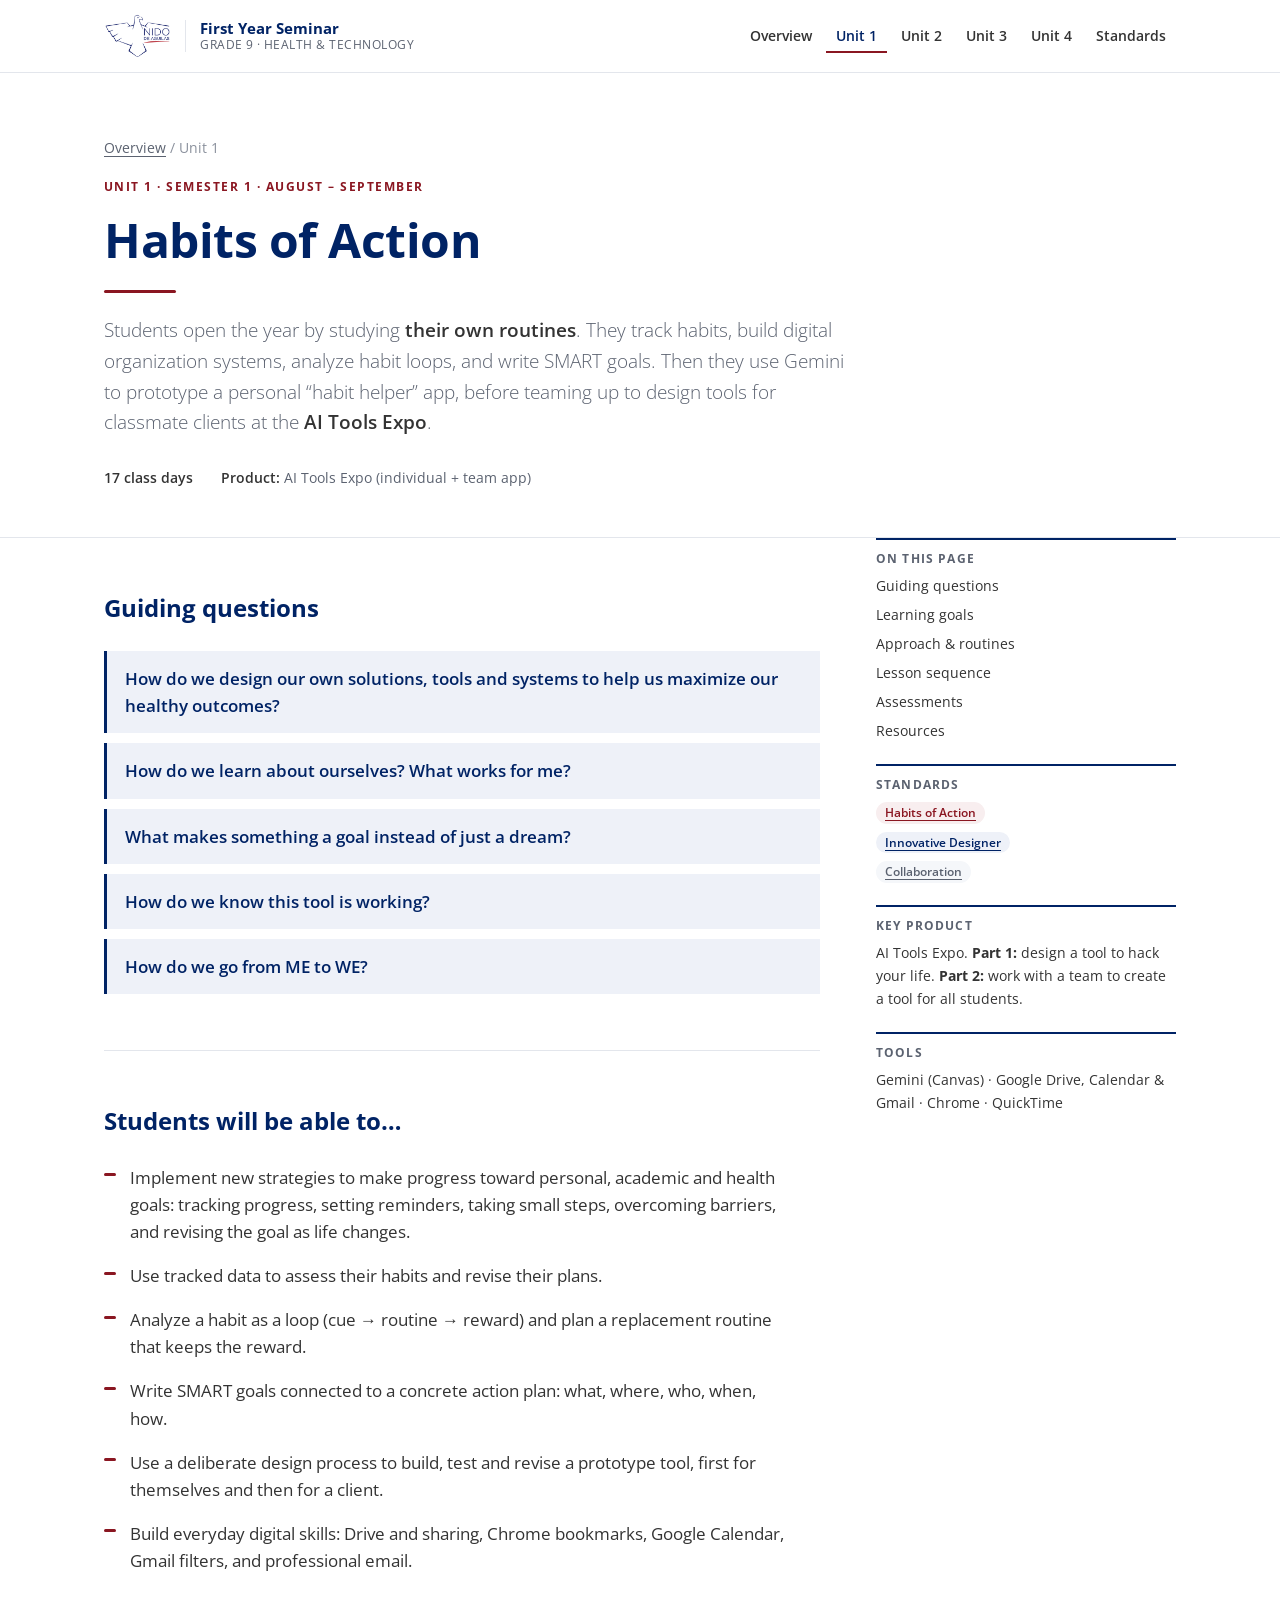
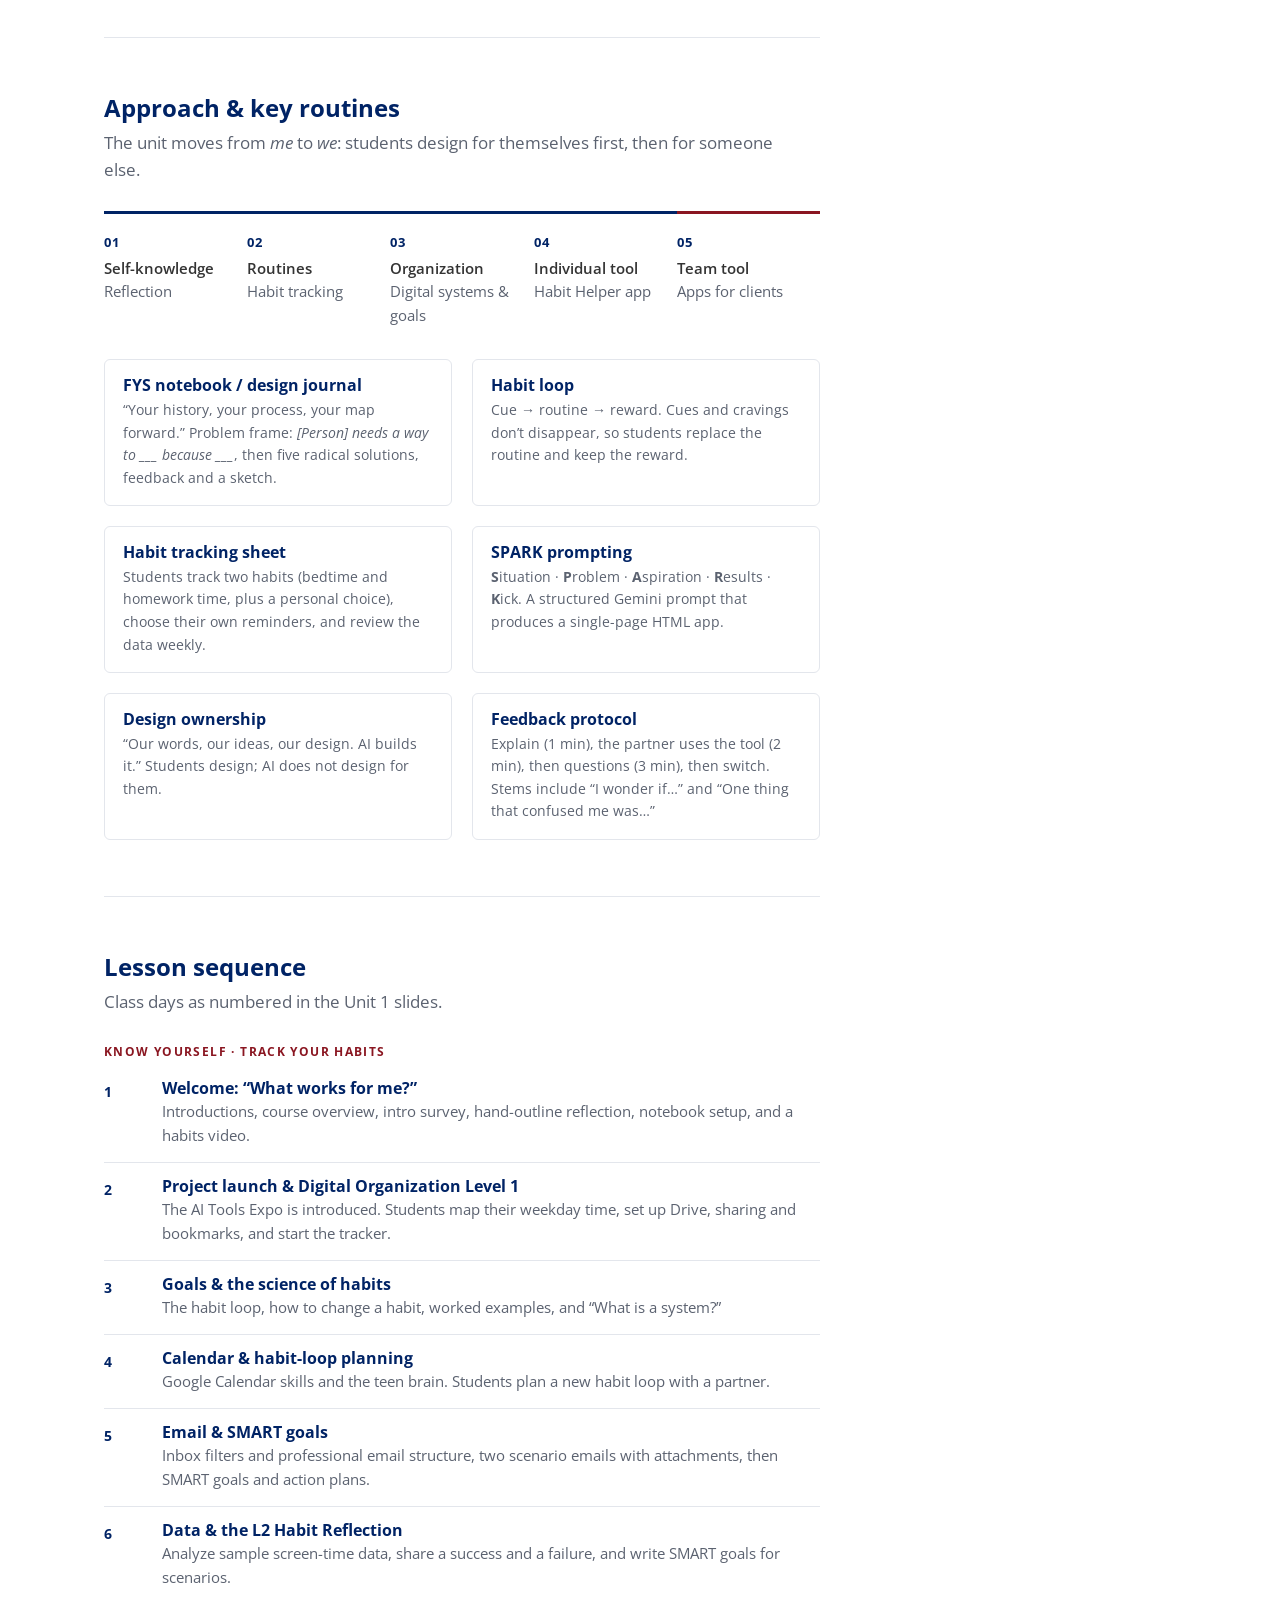
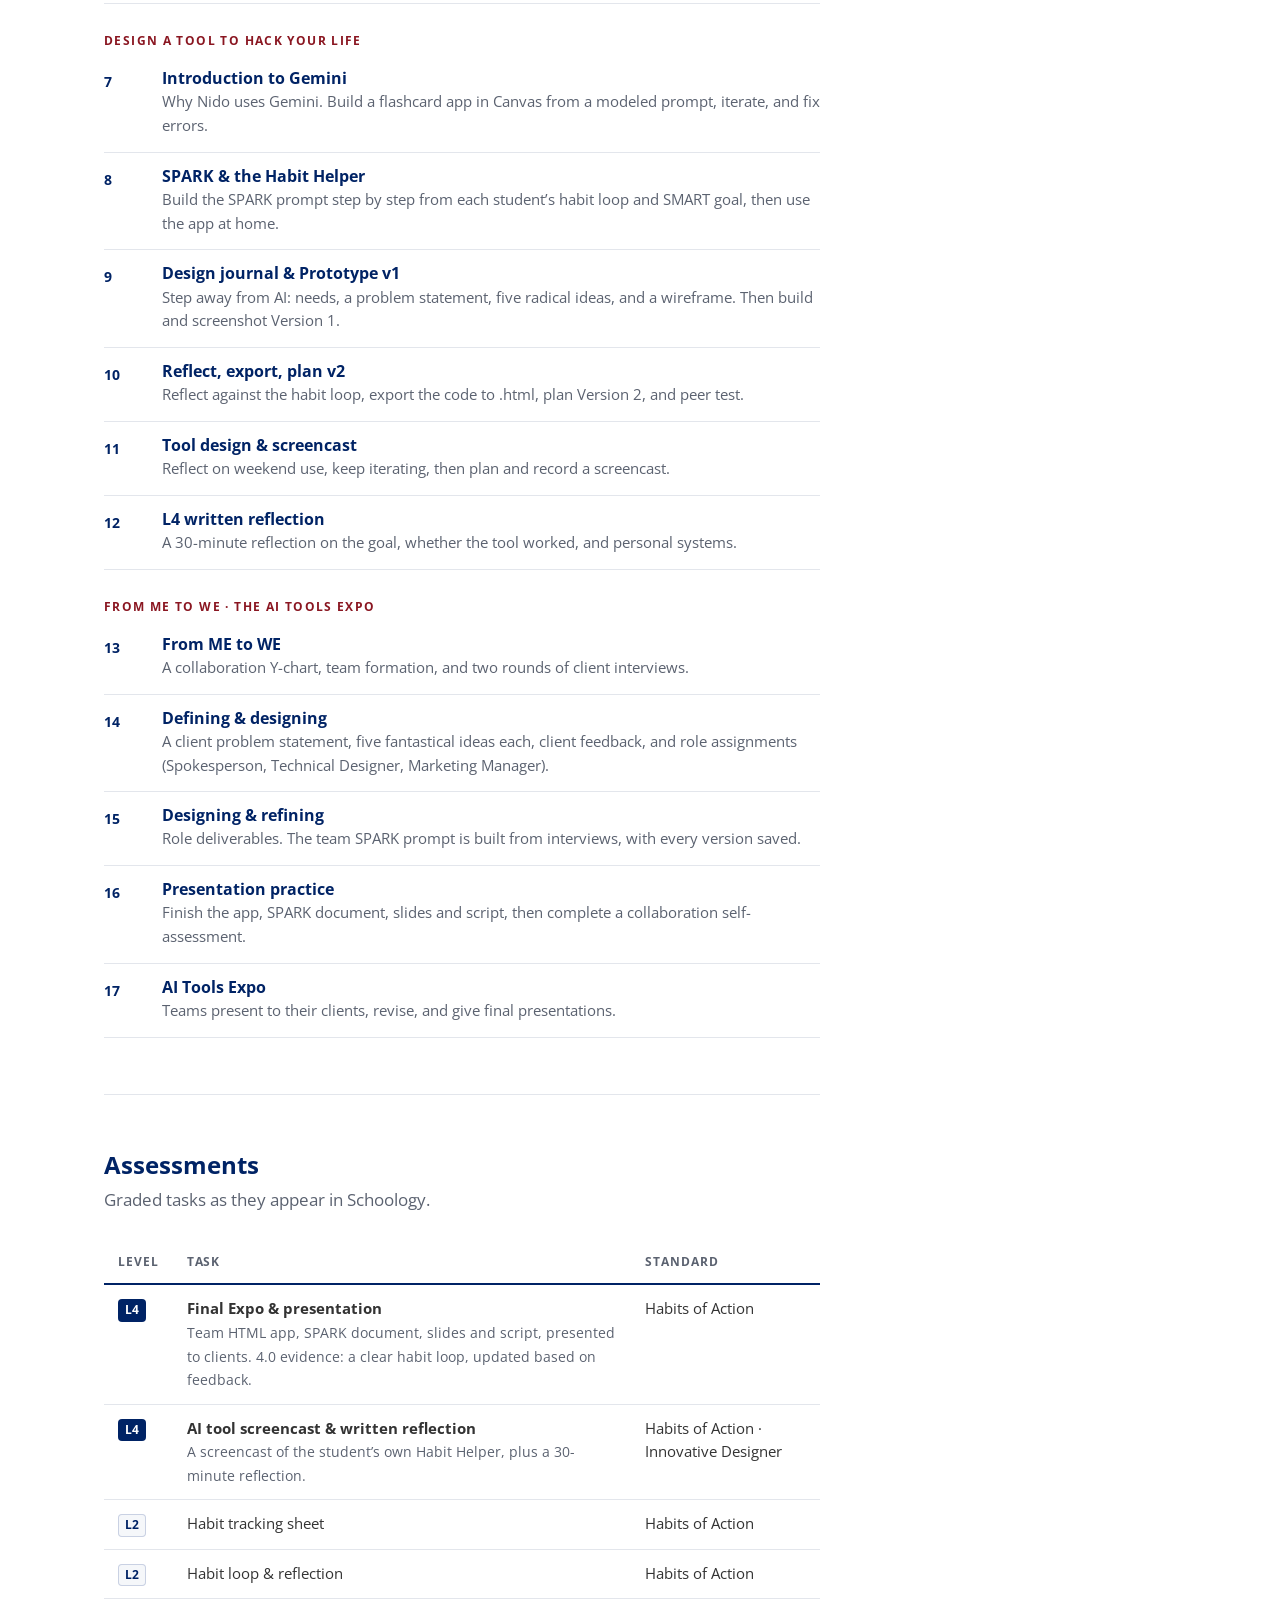
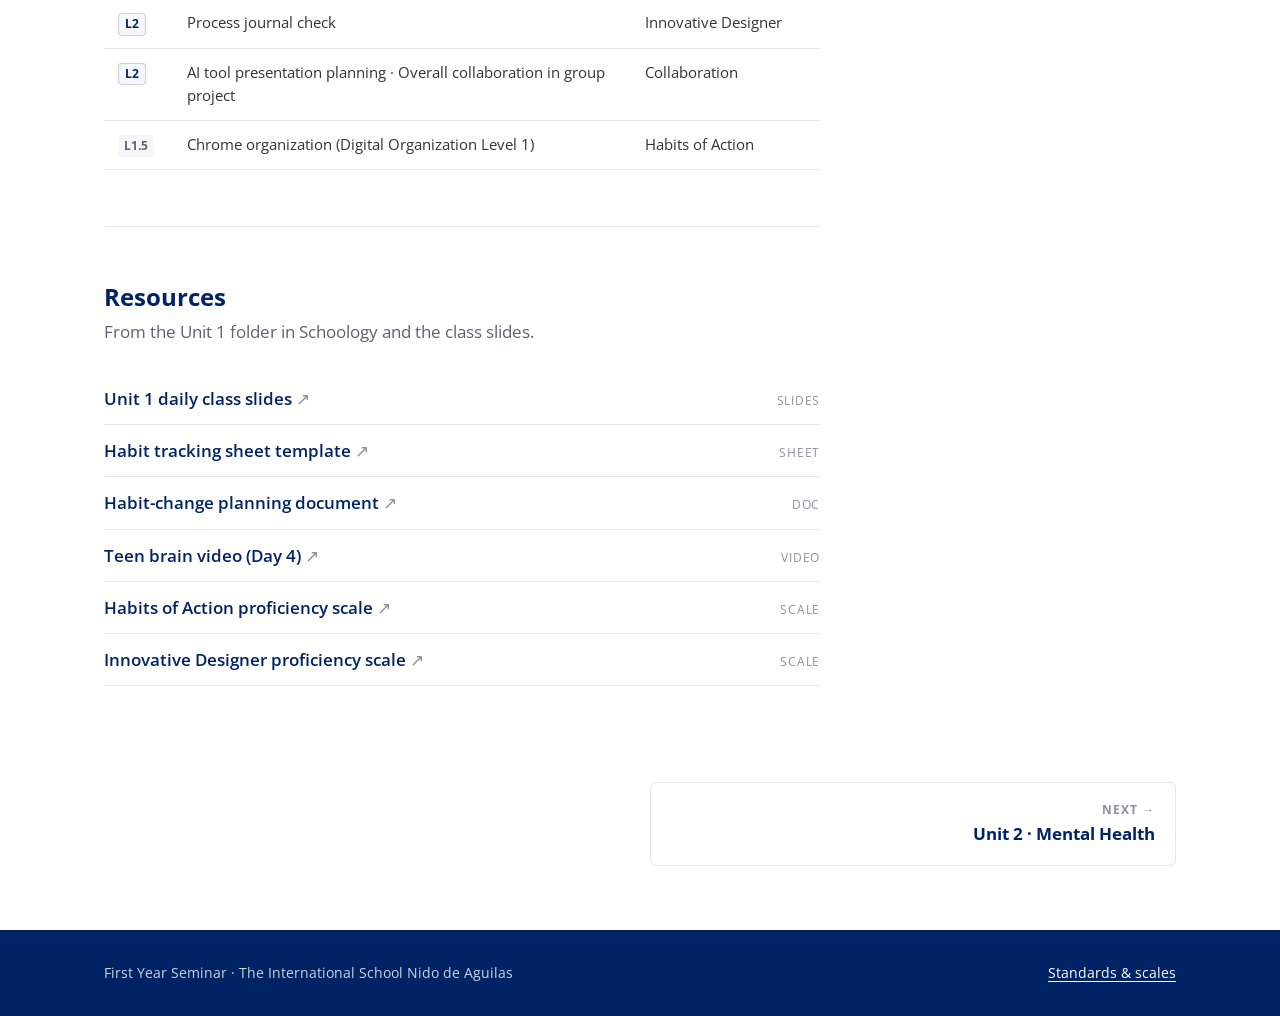
<file: unit-1.html>
<!doctype html>
<html lang="en">
<head>
<meta charset="utf-8">
<meta name="viewport" content="width=device-width, initial-scale=1">
<title>Unit 1 · Habits of Action · First Year Seminar</title>
<meta name="description" content="Unit 1 of First Year Seminar: habits, SMART goals and digital organization, ending in the AI Tools Expo.">
<link rel="icon" href="assets/nido.jpg">
<link rel="stylesheet" href="assets/brand.css">
<link rel="stylesheet" href="assets/site.css">
</head>
<body>
<a class="skip" href="#main">Skip to content</a>

<header class="site-header">
  <div class="wrap">
    <a class="brand" href="index.html">
      <img src="assets/nido.jpg" alt="Nido de Aguilas">
      <span class="brand-text"><strong>First Year Seminar</strong><span>Grade 9 · Health &amp; Technology</span></span>
    </a>
    <nav class="site-nav" aria-label="Main">
      <a href="index.html">Overview</a>
      <a href="unit-1.html" aria-current="page">Unit 1</a>
      <a href="unit-2.html">Unit 2</a>
      <a href="unit-3.html">Unit 3</a>
      <a href="unit-4.html">Unit 4</a>
      <a href="standards.html">Standards</a>
    </nav>
  </div>
</header>

<main id="main">
  <section class="hero">
    <div class="wrap">
      <p class="crumbs"><a href="index.html">Overview</a> / Unit 1</p>
      <p class="eyebrow">Unit 1 · Semester 1 · August – September</p>
      <h1>Habits of Action</h1>
      <div class="swoosh"></div>
      <p class="lead">Students open the year by studying <strong>their own routines</strong>. They track habits, build digital organization systems, analyze habit loops, and write SMART goals. Then they use Gemini to prototype a personal “habit helper” app, before teaming up to design tools for classmate clients at the <strong>AI Tools Expo</strong>.</p>
      <div class="facts">
        <span><b>17 class days</b></span>
        <span><b>Product:</b> AI Tools Expo (individual + team app)</span>
      </div>
    </div>
  </section>

  <div class="wrap">
    <div class="unit-layout">
      <div>
        <section class="section" id="questions">
          <div class="section-head"><div><h2>Guiding questions</h2></div></div>
          <ul class="dq-list">
            <li>How do we design our own solutions, tools and systems to help us maximize our healthy outcomes?</li>
            <li>How do we learn about ourselves? What works for me?</li>
            <li>What makes something a goal instead of just a dream?</li>
            <li>How do we know this tool is working?</li>
            <li>How do we go from ME to WE?</li>
          </ul>
        </section>

        <section class="section" id="goals">
          <div class="section-head"><div><h2>Students will be able to…</h2></div></div>
          <ul class="checks prose">
            <li>Implement new strategies to make progress toward personal, academic and health goals: tracking progress, setting reminders, taking small steps, overcoming barriers, and revising the goal as life changes.</li>
            <li>Use tracked data to assess their habits and revise their plans.</li>
            <li>Analyze a habit as a loop (cue → routine → reward) and plan a replacement routine that keeps the reward.</li>
            <li>Write SMART goals connected to a concrete action plan: what, where, who, when, how.</li>
            <li>Use a deliberate design process to build, test and revise a prototype tool, first for themselves and then for a client.</li>
            <li>Build everyday digital skills: Drive and sharing, Chrome bookmarks, Google Calendar, Gmail filters, and professional email.</li>
          </ul>
        </section>

        <section class="section" id="approach">
          <div class="section-head"><div><h2>Approach &amp; key routines</h2><p>The unit moves from <em>me</em> to <em>we</em>: students design for themselves first, then for someone else.</p></div></div>
          <ol class="arc" style="margin-bottom:32px">
            <li><b>Self-knowledge</b>Reflection</li>
            <li><b>Routines</b>Habit tracking</li>
            <li><b>Organization</b>Digital systems &amp; goals</li>
            <li><b>Individual tool</b>Habit Helper app</li>
            <li><b>Team tool</b>Apps for clients</li>
          </ol>
          <div class="grid grid-2">
            <div class="topic"><h3>FYS notebook / design journal</h3><p>“Your history, your process, your map forward.” Problem frame: <em>[Person] needs a way to ___ because ___</em>, then five radical solutions, feedback and a sketch.</p></div>
            <div class="topic"><h3>Habit loop</h3><p>Cue → routine → reward. Cues and cravings don’t disappear, so students replace the routine and keep the reward.</p></div>
            <div class="topic"><h3>Habit tracking sheet</h3><p>Students track two habits (bedtime and homework time, plus a personal choice), choose their own reminders, and review the data weekly.</p></div>
            <div class="topic"><h3>SPARK prompting</h3><p><strong>S</strong>ituation · <strong>P</strong>roblem · <strong>A</strong>spiration · <strong>R</strong>esults · <strong>K</strong>ick. A structured Gemini prompt that produces a single-page HTML app.</p></div>
            <div class="topic"><h3>Design ownership</h3><p>“Our words, our ideas, our design. AI builds it.” Students design; AI does not design for them.</p></div>
            <div class="topic"><h3>Feedback protocol</h3><p>Explain (1 min), the partner uses the tool (2 min), then questions (3 min), then switch. Stems include “I wonder if…” and “One thing that confused me was…”</p></div>
          </div>
        </section>

        <section class="section" id="sequence">
          <div class="section-head"><div><h2>Lesson sequence</h2><p>Class days as numbered in the Unit 1 slides.</p></div></div>

          <p class="phase">Know yourself · track your habits</p>
          <ol class="sequence">
            <li><div><h3>Welcome: “What works for me?”</h3><p>Introductions, course overview, intro survey, hand-outline reflection, notebook setup, and a habits video.</p></div></li>
            <li><div><h3>Project launch &amp; Digital Organization Level 1</h3><p>The AI Tools Expo is introduced. Students map their weekday time, set up Drive, sharing and bookmarks, and start the tracker.</p></div></li>
            <li><div><h3>Goals &amp; the science of habits</h3><p>The habit loop, how to change a habit, worked examples, and “What is a system?”</p></div></li>
            <li><div><h3>Calendar &amp; habit-loop planning</h3><p>Google Calendar skills and the teen brain. Students plan a new habit loop with a partner.</p></div></li>
            <li><div><h3>Email &amp; SMART goals</h3><p>Inbox filters and professional email structure, two scenario emails with attachments, then SMART goals and action plans.</p></div></li>
            <li><div><h3>Data &amp; the L2 Habit Reflection</h3><p>Analyze sample screen-time data, share a success and a failure, and write SMART goals for scenarios.</p></div></li>
          </ol>

          <p class="phase">Design a tool to hack your life</p>
          <ol class="sequence" style="counter-reset: seq 6">
            <li><div><h3>Introduction to Gemini</h3><p>Why Nido uses Gemini. Build a flashcard app in Canvas from a modeled prompt, iterate, and fix errors.</p></div></li>
            <li><div><h3>SPARK &amp; the Habit Helper</h3><p>Build the SPARK prompt step by step from each student’s habit loop and SMART goal, then use the app at home.</p></div></li>
            <li><div><h3>Design journal &amp; Prototype v1</h3><p>Step away from AI: needs, a problem statement, five radical ideas, and a wireframe. Then build and screenshot Version 1.</p></div></li>
            <li><div><h3>Reflect, export, plan v2</h3><p>Reflect against the habit loop, export the code to .html, plan Version 2, and peer test.</p></div></li>
            <li><div><h3>Tool design &amp; screencast</h3><p>Reflect on weekend use, keep iterating, then plan and record a screencast.</p></div></li>
            <li><div><h3>L4 written reflection</h3><p>A 30-minute reflection on the goal, whether the tool worked, and personal systems.</p></div></li>
          </ol>

          <p class="phase">From ME to WE · the AI Tools Expo</p>
          <ol class="sequence" style="counter-reset: seq 12">
            <li><div><h3>From ME to WE</h3><p>A collaboration Y-chart, team formation, and two rounds of client interviews.</p></div></li>
            <li><div><h3>Defining &amp; designing</h3><p>A client problem statement, five fantastical ideas each, client feedback, and role assignments (Spokesperson, Technical Designer, Marketing Manager).</p></div></li>
            <li><div><h3>Designing &amp; refining</h3><p>Role deliverables. The team SPARK prompt is built from interviews, with every version saved.</p></div></li>
            <li><div><h3>Presentation practice</h3><p>Finish the app, SPARK document, slides and script, then complete a collaboration self-assessment.</p></div></li>
            <li><div><h3>AI Tools Expo</h3><p>Teams present to their clients, revise, and give final presentations.</p></div></li>
          </ol>
        </section>

        <section class="section" id="assessments">
          <div class="section-head"><div><h2>Assessments</h2><p>Graded tasks as they appear in Schoology.</p></div></div>
          <div class="table-scroll">
            <table>
              <thead><tr><th>Level</th><th>Task</th><th>Standard</th></tr></thead>
              <tbody>
                <tr><td><span class="lvl">L4</span></td><td><strong>Final Expo &amp; presentation</strong><br><span style="color:var(--ink-soft);font-size:.88rem">Team HTML app, SPARK document, slides and script, presented to clients. 4.0 evidence: a clear habit loop, updated based on feedback.</span></td><td>Habits of Action</td></tr>
                <tr><td><span class="lvl">L4</span></td><td><strong>AI tool screencast &amp; written reflection</strong><br><span style="color:var(--ink-soft);font-size:.88rem">A screencast of the student’s own Habit Helper, plus a 30-minute reflection.</span></td><td>Habits of Action · Innovative Designer</td></tr>
                <tr><td><span class="lvl l2">L2</span></td><td>Habit tracking sheet</td><td>Habits of Action</td></tr>
                <tr><td><span class="lvl l2">L2</span></td><td>Habit loop &amp; reflection</td><td>Habits of Action</td></tr>
                <tr><td><span class="lvl l2">L2</span></td><td>Process journal check</td><td>Innovative Designer</td></tr>
                <tr><td><span class="lvl l2">L2</span></td><td>AI tool presentation planning · Overall collaboration in group project</td><td>Collaboration</td></tr>
                <tr><td><span class="lvl l1">L1.5</span></td><td>Chrome organization (Digital Organization Level 1)</td><td>Habits of Action</td></tr>
              </tbody>
            </table>
          </div>
        </section>

        <section class="section" id="resources">
          <div class="section-head"><div><h2>Resources</h2><p>From the Unit 1 folder in Schoology and the class slides.</p></div></div>
          <ul class="resources">
            <li><a href="https://docs.google.com/presentation/d/1g0EPzIDXqW-n2JOM-PyMDA5jAnp2swVvRQiYu3EPpDQ/edit?usp=sharing">Unit 1 daily class slides</a><span class="kind">Slides</span></li>
            <li><a href="https://docs.google.com/spreadsheets/d/1B2GE465b9WOZ_VaU5pt2Njg3pe_i3bds7D2nzbHBOjs/edit?usp=sharing">Habit tracking sheet template</a><span class="kind">Sheet</span></li>
            <li><a href="https://docs.google.com/document/d/15HfkmTqjKRTHqhjysUL8-nDGntm4yfrvVC7FVKnoK00/edit">Habit-change planning document</a><span class="kind">Doc</span></li>
            <li><a href="https://www.youtube.com/watch?v=P629TojpvDU">Teen brain video (Day 4)</a><span class="kind">Video</span></li>
            <li><a href="https://docs.google.com/document/d/1v4ci9i9Vz_gkdhtUjrPekynOc5yGkAB5/edit">Habits of Action proficiency scale</a><span class="kind">Scale</span></li>
            <li><a href="https://docs.google.com/document/d/1h3Pg7mPUkLE3lnV84yAHH3UvQEw8YP0t/edit">Innovative Designer proficiency scale</a><span class="kind">Scale</span></li>
          </ul>
        </section>
      </div>

      <aside class="aside" aria-label="Unit summary">
        <div class="aside-block toc">
          <h4>On this page</h4>
          <ul><li><a href="#questions">Guiding questions</a></li><li><a href="#goals">Learning goals</a></li><li><a href="#approach">Approach &amp; routines</a></li><li><a href="#sequence">Lesson sequence</a></li><li><a href="#assessments">Assessments</a></li><li><a href="#resources">Resources</a></li></ul>
        </div>
        <div class="aside-block">
          <h4>Standards</h4>
          <ul class="tags"><li><a class="tag health" href="standards.html#habits">Habits of Action</a></li><li><a class="tag" href="standards.html#designer">Innovative Designer</a></li><li><a class="tag plain" href="standards.html#collaboration">Collaboration</a></li></ul>
        </div>
        <div class="aside-block">
          <h4>Key product</h4>
          <p>AI Tools Expo. <strong>Part 1:</strong> design a tool to hack your life. <strong>Part 2:</strong> work with a team to create a tool for all students.</p>
        </div>
        <div class="aside-block">
          <h4>Tools</h4>
          <p>Gemini (Canvas) · Google Drive, Calendar &amp; Gmail · Chrome · QuickTime</p>
        </div>
      </aside>
    </div>
  </div>

  <div class="wrap">
    <nav class="pager" aria-label="Units">
      <a class="next" href="unit-2.html"><small>Next →</small><span>Unit 2 · Mental Health</span></a>
    </nav>
  </div>
</main>

<footer class="site-footer">
  <div class="wrap">
    <span>First Year Seminar · The International School Nido de Aguilas</span>
    <span><a href="standards.html">Standards &amp; scales</a></span>
  </div>
</footer>
</body>
</html>
</file>
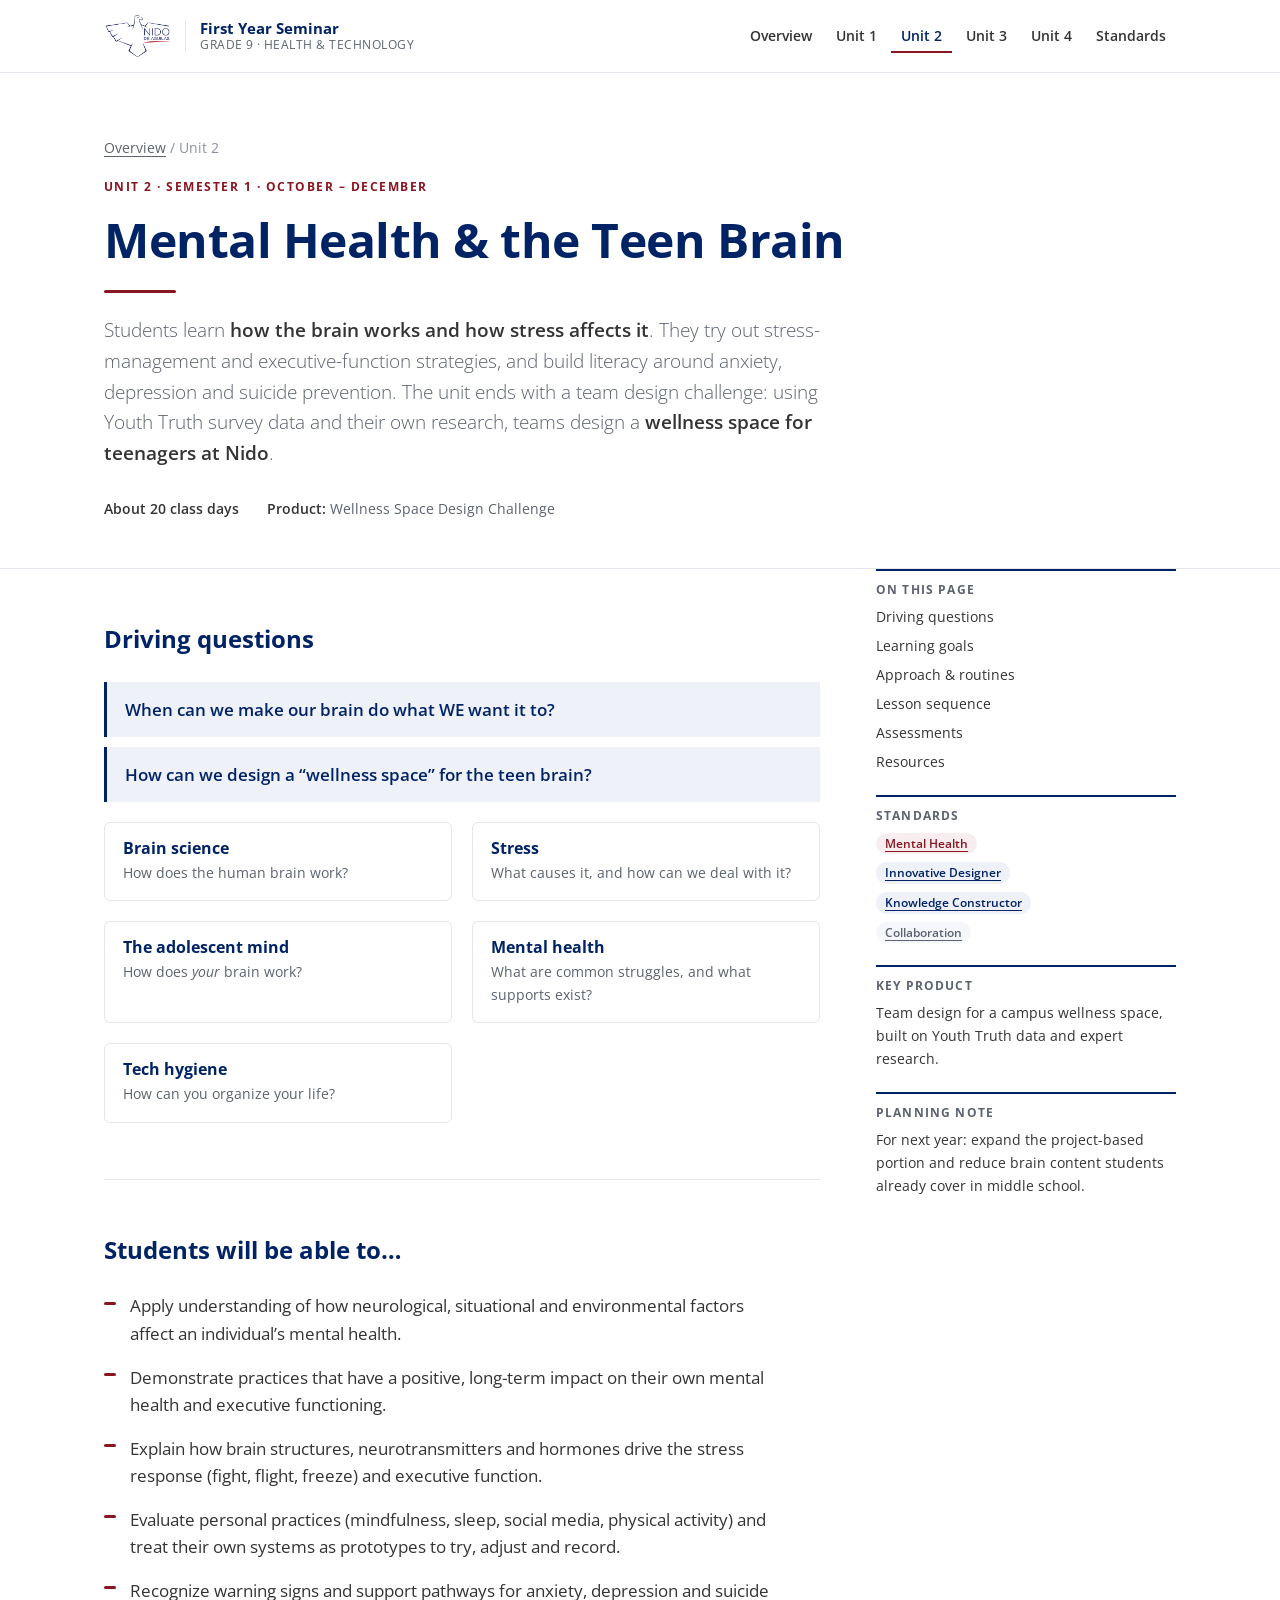
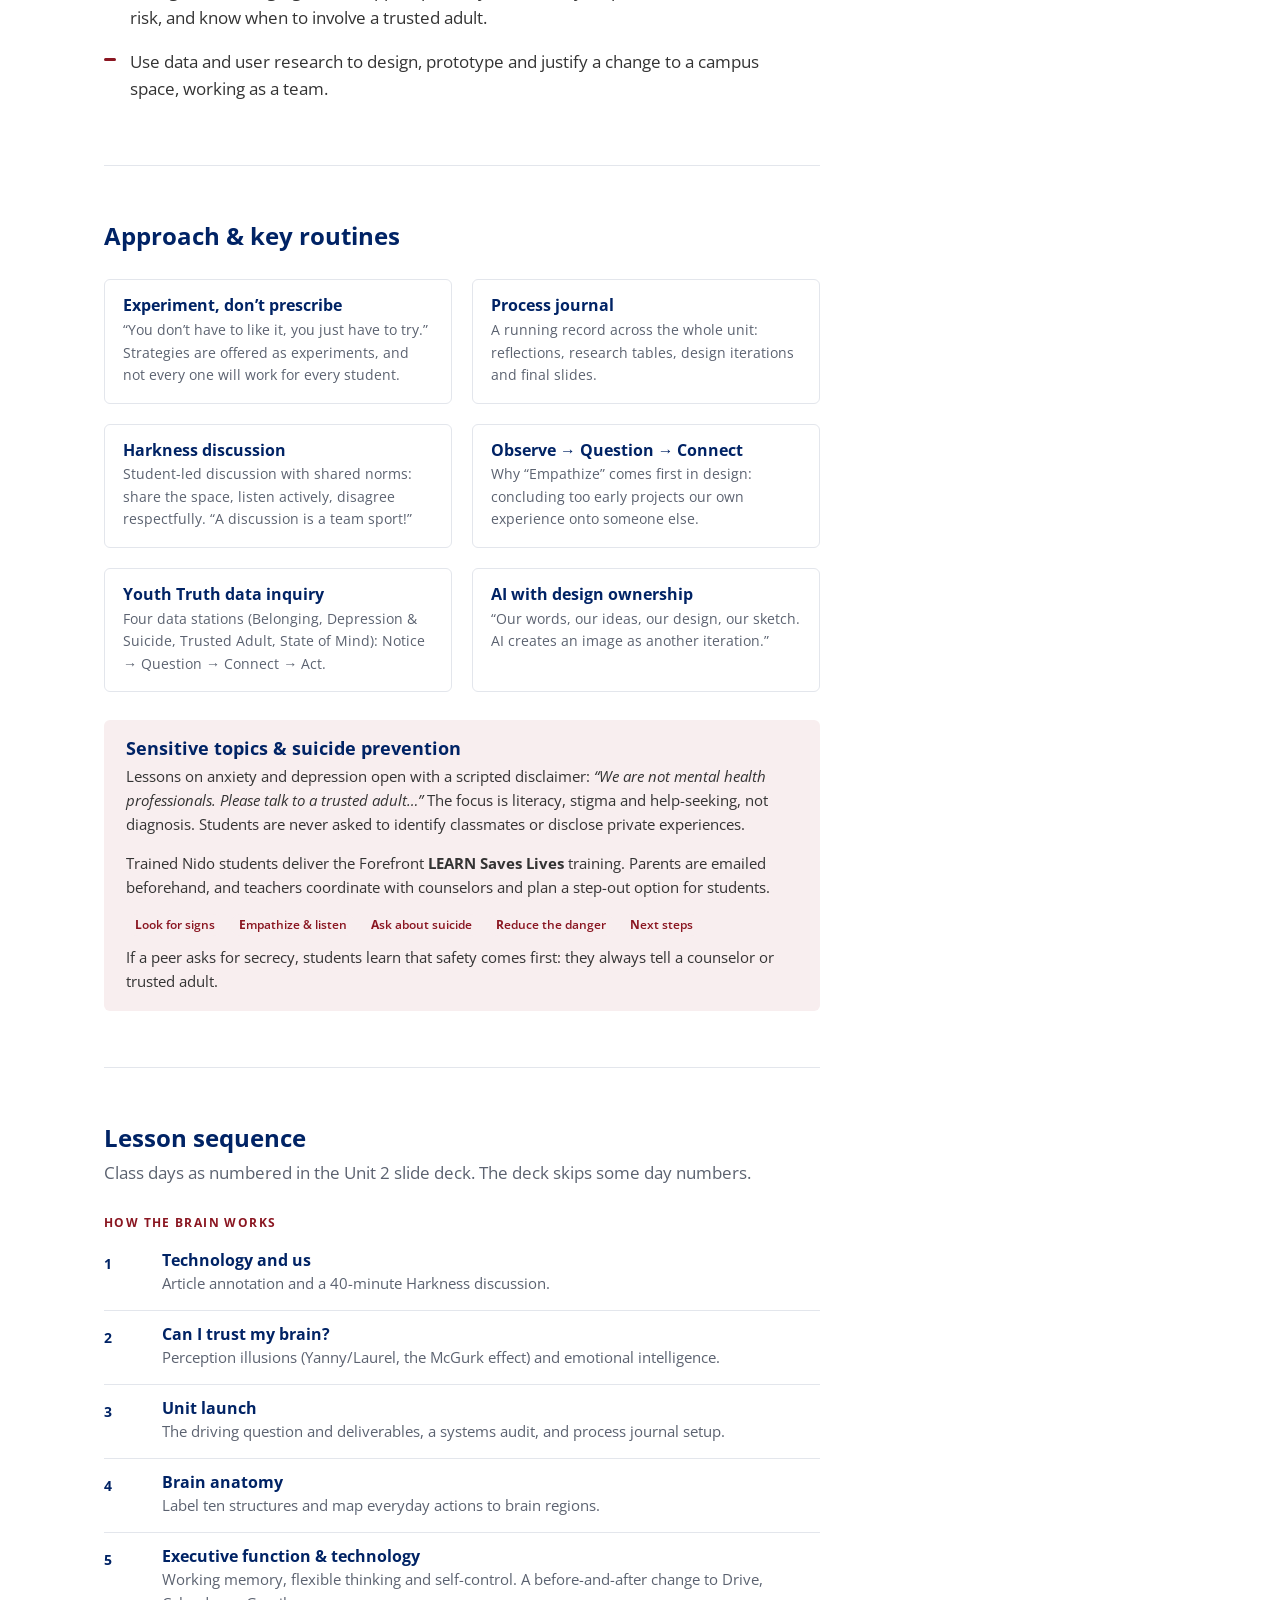
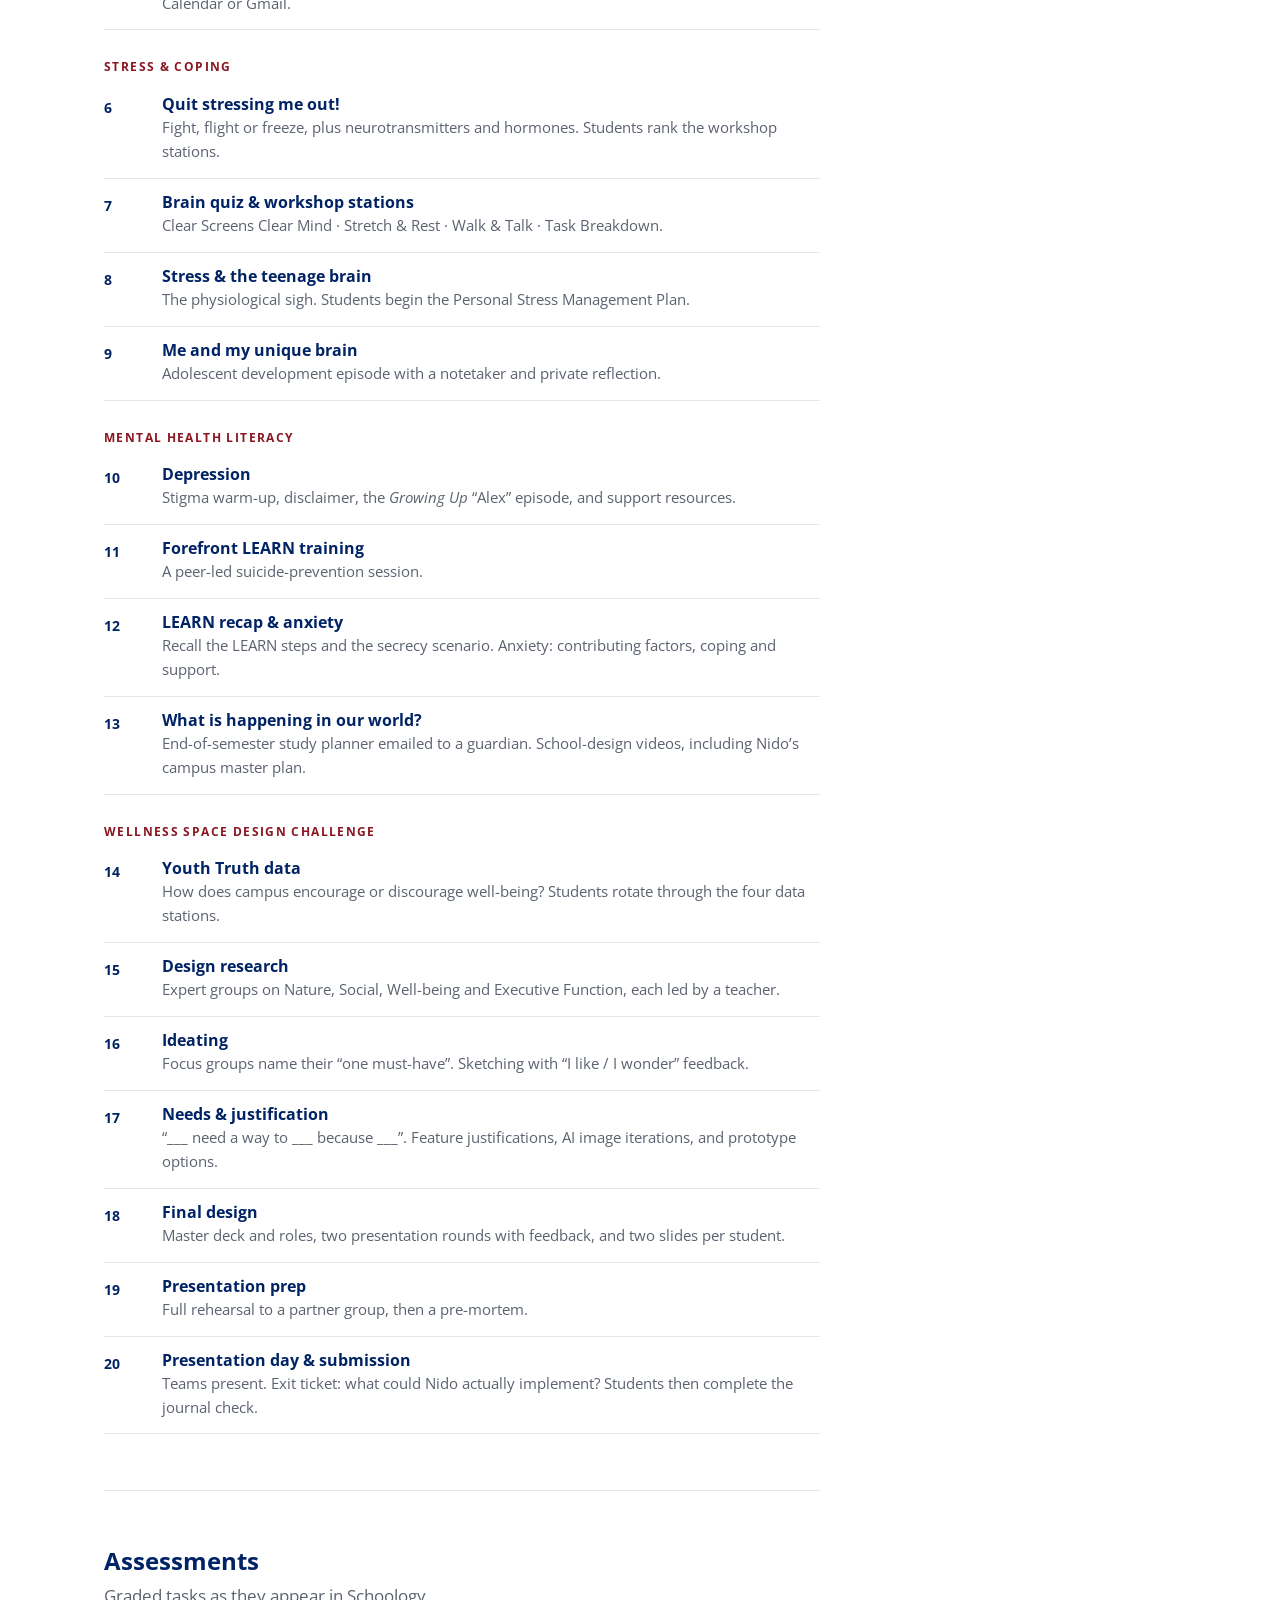
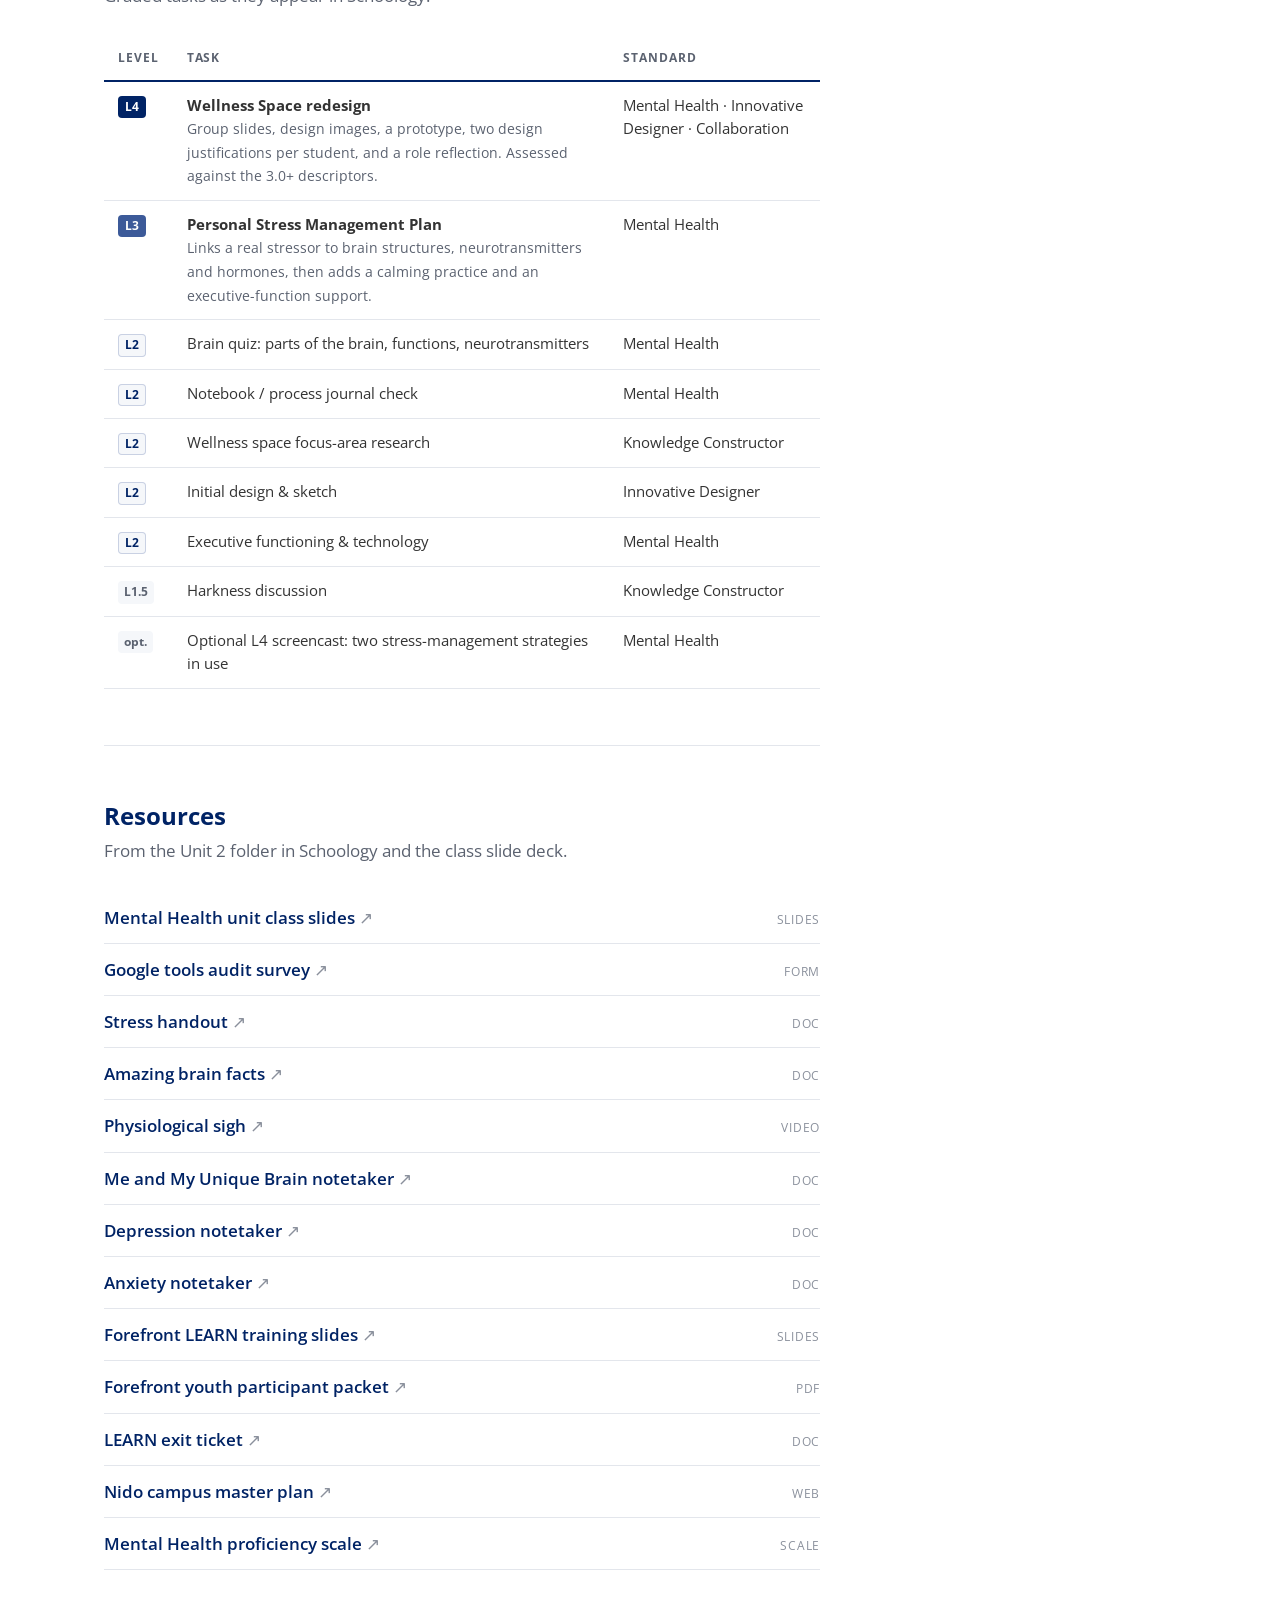
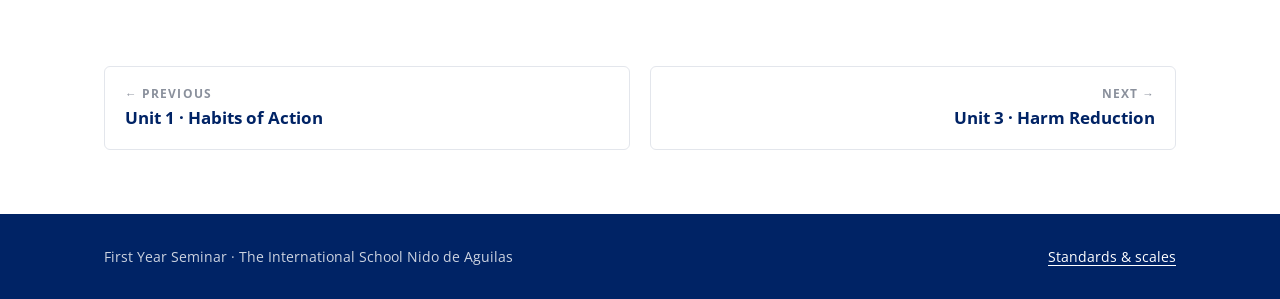
<file: unit-2.html>
<!doctype html>
<html lang="en">
<head>
<meta charset="utf-8">
<meta name="viewport" content="width=device-width, initial-scale=1">
<title>Unit 2 · Mental Health · First Year Seminar</title>
<meta name="description" content="Unit 2 of First Year Seminar: the teen brain, stress and executive function, mental health literacy and LEARN suicide prevention, ending in a wellness-space design challenge.">
<link rel="icon" href="assets/nido.jpg">
<link rel="stylesheet" href="assets/brand.css">
<link rel="stylesheet" href="assets/site.css">
</head>
<body>
<a class="skip" href="#main">Skip to content</a>

<header class="site-header">
  <div class="wrap">
    <a class="brand" href="index.html">
      <img src="assets/nido.jpg" alt="Nido de Aguilas">
      <span class="brand-text"><strong>First Year Seminar</strong><span>Grade 9 · Health &amp; Technology</span></span>
    </a>
    <nav class="site-nav" aria-label="Main">
      <a href="index.html">Overview</a>
      <a href="unit-1.html">Unit 1</a>
      <a href="unit-2.html" aria-current="page">Unit 2</a>
      <a href="unit-3.html">Unit 3</a>
      <a href="unit-4.html">Unit 4</a>
      <a href="standards.html">Standards</a>
    </nav>
  </div>
</header>

<main id="main">
  <section class="hero">
    <div class="wrap">
      <p class="crumbs"><a href="index.html">Overview</a> / Unit 2</p>
      <p class="eyebrow">Unit 2 · Semester 1 · October – December</p>
      <h1>Mental Health &amp; the Teen Brain</h1>
      <div class="swoosh"></div>
      <p class="lead">Students learn <strong>how the brain works and how stress affects it</strong>. They try out stress-management and executive-function strategies, and build literacy around anxiety, depression and suicide prevention. The unit ends with a team design challenge: using Youth Truth survey data and their own research, teams design a <strong>wellness space for teenagers at Nido</strong>.</p>
      <div class="facts">
        <span><b>About 20 class days</b></span>
        <span><b>Product:</b> Wellness Space Design Challenge</span>
      </div>
    </div>
  </section>

  <div class="wrap">
    <div class="unit-layout">
      <div>
        <section class="section" id="questions">
          <div class="section-head"><div><h2>Driving questions</h2></div></div>
          <ul class="dq-list">
            <li>When can we make our brain do what WE want it to?</li>
            <li>How can we design a “wellness space” for the teen brain?</li>
          </ul>
          <div class="grid grid-2" style="margin-top:20px">
            <div class="topic"><h3>Brain science</h3><p>How does the human brain work?</p></div>
            <div class="topic"><h3>Stress</h3><p>What causes it, and how can we deal with it?</p></div>
            <div class="topic"><h3>The adolescent mind</h3><p>How does <em>your</em> brain work?</p></div>
            <div class="topic"><h3>Mental health</h3><p>What are common struggles, and what supports exist?</p></div>
            <div class="topic"><h3>Tech hygiene</h3><p>How can you organize your life?</p></div>
          </div>
        </section>

        <section class="section" id="goals">
          <div class="section-head"><div><h2>Students will be able to…</h2></div></div>
          <ul class="checks prose">
            <li>Apply understanding of how neurological, situational and environmental factors affect an individual’s mental health.</li>
            <li>Demonstrate practices that have a positive, long-term impact on their own mental health and executive functioning.</li>
            <li>Explain how brain structures, neurotransmitters and hormones drive the stress response (fight, flight, freeze) and executive function.</li>
            <li>Evaluate personal practices (mindfulness, sleep, social media, physical activity) and treat their own systems as prototypes to try, adjust and record.</li>
            <li>Recognize warning signs and support pathways for anxiety, depression and suicide risk, and know when to involve a trusted adult.</li>
            <li>Use data and user research to design, prototype and justify a change to a campus space, working as a team.</li>
          </ul>
        </section>

        <section class="section" id="approach">
          <div class="section-head"><div><h2>Approach &amp; key routines</h2></div></div>
          <div class="grid grid-2">
            <div class="topic"><h3>Experiment, don’t prescribe</h3><p>“You don’t have to like it, you just have to try.” Strategies are offered as experiments, and not every one will work for every student.</p></div>
            <div class="topic"><h3>Process journal</h3><p>A running record across the whole unit: reflections, research tables, design iterations and final slides.</p></div>
            <div class="topic"><h3>Harkness discussion</h3><p>Student-led discussion with shared norms: share the space, listen actively, disagree respectfully. “A discussion is a team sport!”</p></div>
            <div class="topic"><h3>Observe → Question → Connect</h3><p>Why “Empathize” comes first in design: concluding too early projects our own experience onto someone else.</p></div>
            <div class="topic"><h3>Youth Truth data inquiry</h3><p>Four data stations (Belonging, Depression &amp; Suicide, Trusted Adult, State of Mind): Notice → Question → Connect → Act.</p></div>
            <div class="topic"><h3>AI with design ownership</h3><p>“Our words, our ideas, our design, our sketch. AI creates an image as another iteration.”</p></div>
          </div>

          <div class="callout red" style="margin-top:28px">
            <h3>Sensitive topics &amp; suicide prevention</h3>
            <p>Lessons on anxiety and depression open with a scripted disclaimer: <em>“We are not mental health professionals. Please talk to a trusted adult…”</em> The focus is literacy, stigma and help-seeking, not diagnosis. Students are never asked to identify classmates or disclose private experiences.</p>
            <p>Trained Nido students deliver the Forefront <strong>LEARN Saves Lives</strong> training. Parents are emailed beforehand, and teachers coordinate with counselors and plan a step-out option for students.</p>
            <ul class="tags" style="margin:10px 0">
              <li class="tag health"><b>L</b>ook for signs</li><li class="tag health"><b>E</b>mpathize &amp; listen</li><li class="tag health"><b>A</b>sk about suicide</li><li class="tag health"><b>R</b>educe the danger</li><li class="tag health"><b>N</b>ext steps</li>
            </ul>
            <p>If a peer asks for secrecy, students learn that safety comes first: they always tell a counselor or trusted adult.</p>
          </div>
        </section>

        <section class="section" id="sequence">
          <div class="section-head"><div><h2>Lesson sequence</h2><p>Class days as numbered in the Unit 2 slide deck. The deck skips some day numbers.</p></div></div>

          <p class="phase">How the brain works</p>
          <ol class="sequence">
            <li><div><h3>Technology and us</h3><p>Article annotation and a 40-minute Harkness discussion.</p></div></li>
            <li><div><h3>Can I trust my brain?</h3><p>Perception illusions (Yanny/Laurel, the McGurk effect) and emotional intelligence.</p></div></li>
            <li><div><h3>Unit launch</h3><p>The driving question and deliverables, a systems audit, and process journal setup.</p></div></li>
            <li><div><h3>Brain anatomy</h3><p>Label ten structures and map everyday actions to brain regions.</p></div></li>
            <li><div><h3>Executive function &amp; technology</h3><p>Working memory, flexible thinking and self-control. A before-and-after change to Drive, Calendar or Gmail.</p></div></li>
          </ol>

          <p class="phase">Stress &amp; coping</p>
          <ol class="sequence" style="counter-reset: seq 5">
            <li><div><h3>Quit stressing me out!</h3><p>Fight, flight or freeze, plus neurotransmitters and hormones. Students rank the workshop stations.</p></div></li>
            <li><div><h3>Brain quiz &amp; workshop stations</h3><p>Clear Screens Clear Mind · Stretch &amp; Rest · Walk &amp; Talk · Task Breakdown.</p></div></li>
            <li><div><h3>Stress &amp; the teenage brain</h3><p>The physiological sigh. Students begin the Personal Stress Management Plan.</p></div></li>
            <li><div><h3>Me and my unique brain</h3><p>Adolescent development episode with a notetaker and private reflection.</p></div></li>
          </ol>

          <p class="phase">Mental health literacy</p>
          <ol class="sequence" style="counter-reset: seq 9">
            <li><div><h3>Depression</h3><p>Stigma warm-up, disclaimer, the <em>Growing Up</em> “Alex” episode, and support resources.</p></div></li>
            <li><div><h3>Forefront LEARN training</h3><p>A peer-led suicide-prevention session.</p></div></li>
            <li><div><h3>LEARN recap &amp; anxiety</h3><p>Recall the LEARN steps and the secrecy scenario. Anxiety: contributing factors, coping and support.</p></div></li>
            <li><div><h3>What is happening in our world?</h3><p>End-of-semester study planner emailed to a guardian. School-design videos, including Nido’s campus master plan.</p></div></li>
          </ol>

          <p class="phase">Wellness Space Design Challenge</p>
          <ol class="sequence" style="counter-reset: seq 13">
            <li><div><h3>Youth Truth data</h3><p>How does campus encourage or discourage well-being? Students rotate through the four data stations.</p></div></li>
            <li><div><h3>Design research</h3><p>Expert groups on Nature, Social, Well-being and Executive Function, each led by a teacher.</p></div></li>
            <li><div><h3>Ideating</h3><p>Focus groups name their “one must-have”. Sketching with “I like / I wonder” feedback.</p></div></li>
            <li><div><h3>Needs &amp; justification</h3><p>“___ need a way to ___ because ___”. Feature justifications, AI image iterations, and prototype options.</p></div></li>
            <li><div><h3>Final design</h3><p>Master deck and roles, two presentation rounds with feedback, and two slides per student.</p></div></li>
            <li><div><h3>Presentation prep</h3><p>Full rehearsal to a partner group, then a pre-mortem.</p></div></li>
            <li><div><h3>Presentation day &amp; submission</h3><p>Teams present. Exit ticket: what could Nido actually implement? Students then complete the journal check.</p></div></li>
          </ol>
        </section>

        <section class="section" id="assessments">
          <div class="section-head"><div><h2>Assessments</h2><p>Graded tasks as they appear in Schoology.</p></div></div>
          <div class="table-scroll">
            <table>
              <thead><tr><th>Level</th><th>Task</th><th>Standard</th></tr></thead>
              <tbody>
                <tr><td><span class="lvl">L4</span></td><td><strong>Wellness Space redesign</strong><br><span style="color:var(--ink-soft);font-size:.88rem">Group slides, design images, a prototype, two design justifications per student, and a role reflection. Assessed against the 3.0+ descriptors.</span></td><td>Mental Health · Innovative Designer · Collaboration</td></tr>
                <tr><td><span class="lvl l3">L3</span></td><td><strong>Personal Stress Management Plan</strong><br><span style="color:var(--ink-soft);font-size:.88rem">Links a real stressor to brain structures, neurotransmitters and hormones, then adds a calming practice and an executive-function support.</span></td><td>Mental Health</td></tr>
                <tr><td><span class="lvl l2">L2</span></td><td>Brain quiz: parts of the brain, functions, neurotransmitters</td><td>Mental Health</td></tr>
                <tr><td><span class="lvl l2">L2</span></td><td>Notebook / process journal check</td><td>Mental Health</td></tr>
                <tr><td><span class="lvl l2">L2</span></td><td>Wellness space focus-area research</td><td>Knowledge Constructor</td></tr>
                <tr><td><span class="lvl l2">L2</span></td><td>Initial design &amp; sketch</td><td>Innovative Designer</td></tr>
                <tr><td><span class="lvl l2">L2</span></td><td>Executive functioning &amp; technology</td><td>Mental Health</td></tr>
                <tr><td><span class="lvl l1">L1.5</span></td><td>Harkness discussion</td><td>Knowledge Constructor</td></tr>
                <tr><td><span class="lvl plain" style="background:var(--wash);color:var(--ink-soft)">opt.</span></td><td>Optional L4 screencast: two stress-management strategies in use</td><td>Mental Health</td></tr>
              </tbody>
            </table>
          </div>
        </section>

        <section class="section" id="resources">
          <div class="section-head"><div><h2>Resources</h2><p>From the Unit 2 folder in Schoology and the class slide deck.</p></div></div>
          <ul class="resources">
            <li><a href="https://docs.google.com/presentation/d/1slhXcebmiIyOMqGFhHdz-fY4XR15Yl9RhnFjtsP87Q0/edit?usp=sharing">Mental Health unit class slides</a><span class="kind">Slides</span></li>
            <li><a href="https://docs.google.com/forms/d/e/1FAIpQLSf_vMfhLsLXAcBBUEV59uz4vxGrC-4iZqbQz2d-pqe3VAmClA/viewform">Google tools audit survey</a><span class="kind">Form</span></li>
            <li><a href="https://docs.google.com/document/d/1CvQJ-xDiYRDJ2rvRvUVcAnQS3NGOtqCi5IYLJNzSrE0/edit">Stress handout</a><span class="kind">Doc</span></li>
            <li><a href="https://docs.google.com/document/d/1CpXl5or-XwYRHFN8m1s9VmyNqt3w4f8tdz4aLs5cwmU/edit?usp=sharing">Amazing brain facts</a><span class="kind">Doc</span></li>
            <li><a href="https://www.youtube.com/watch?v=kSZKIupBUuc">Physiological sigh</a><span class="kind">Video</span></li>
            <li><a href="https://docs.google.com/document/d/1RGi2LH83NIr1DP5eEm3aCHLd4t8C-D9SmJRrshHoVbU/edit">Me and My Unique Brain notetaker</a><span class="kind">Doc</span></li>
            <li><a href="https://docs.google.com/document/d/1oDdMkwM8aNnqkWRN9cG0OY31M2OyA6DC9oICI--I7TE/edit">Depression notetaker</a><span class="kind">Doc</span></li>
            <li><a href="https://docs.google.com/document/d/1mbNlmvQ_K1YaZCr7YcvPXRp2yfD98-KIGd41Ix-cs-k/edit">Anxiety notetaker</a><span class="kind">Doc</span></li>
            <li><a href="https://docs.google.com/presentation/d/1a1tXW7G8b_yNK7vdcA73PEm0I-jDv8hR/edit">Forefront LEARN training slides</a><span class="kind">Slides</span></li>
            <li><a href="https://forefrontintheschools.org/wp-content/uploads/2024/08/FIS-Youth-Participant-Packet-Fillable-24-25.pdf">Forefront youth participant packet</a><span class="kind">PDF</span></li>
            <li><a href="https://docs.google.com/document/d/15GI5EcchumwSBop93faVoSR0Bywv1FrfzjrLdC5yVNw/edit">LEARN exit ticket</a><span class="kind">Doc</span></li>
            <li><a href="https://www.nido.cl/discover-nido/campusmasterplan">Nido campus master plan</a><span class="kind">Web</span></li>
            <li><a href="https://docs.google.com/document/d/1lNN6C2sj-L2reWE5CchiDWLp866oji_O/edit">Mental Health proficiency scale</a><span class="kind">Scale</span></li>
          </ul>
        </section>
      </div>

      <aside class="aside" aria-label="Unit summary">
        <div class="aside-block toc">
          <h4>On this page</h4>
          <ul><li><a href="#questions">Driving questions</a></li><li><a href="#goals">Learning goals</a></li><li><a href="#approach">Approach &amp; routines</a></li><li><a href="#sequence">Lesson sequence</a></li><li><a href="#assessments">Assessments</a></li><li><a href="#resources">Resources</a></li></ul>
        </div>
        <div class="aside-block">
          <h4>Standards</h4>
          <ul class="tags"><li><a class="tag health" href="standards.html#mental-health">Mental Health</a></li><li><a class="tag" href="standards.html#designer">Innovative Designer</a></li><li><a class="tag" href="standards.html#constructor">Knowledge Constructor</a></li><li><a class="tag plain" href="standards.html#collaboration">Collaboration</a></li></ul>
        </div>
        <div class="aside-block">
          <h4>Key product</h4>
          <p>Team design for a campus wellness space, built on Youth Truth data and expert research.</p>
        </div>
        <div class="aside-block">
          <h4>Planning note</h4>
          <p>For next year: expand the project-based portion and reduce brain content students already cover in middle school.</p>
        </div>
      </aside>
    </div>
  </div>

  <div class="wrap">
    <nav class="pager" aria-label="Units">
      <a href="unit-1.html"><small>← Previous</small><span>Unit 1 · Habits of Action</span></a>
      <a class="next" href="unit-3.html"><small>Next →</small><span>Unit 3 · Harm Reduction</span></a>
    </nav>
  </div>
</main>

<footer class="site-footer">
  <div class="wrap">
    <span>First Year Seminar · The International School Nido de Aguilas</span>
    <span><a href="standards.html">Standards &amp; scales</a></span>
  </div>
</footer>
</body>
</html>
</file>
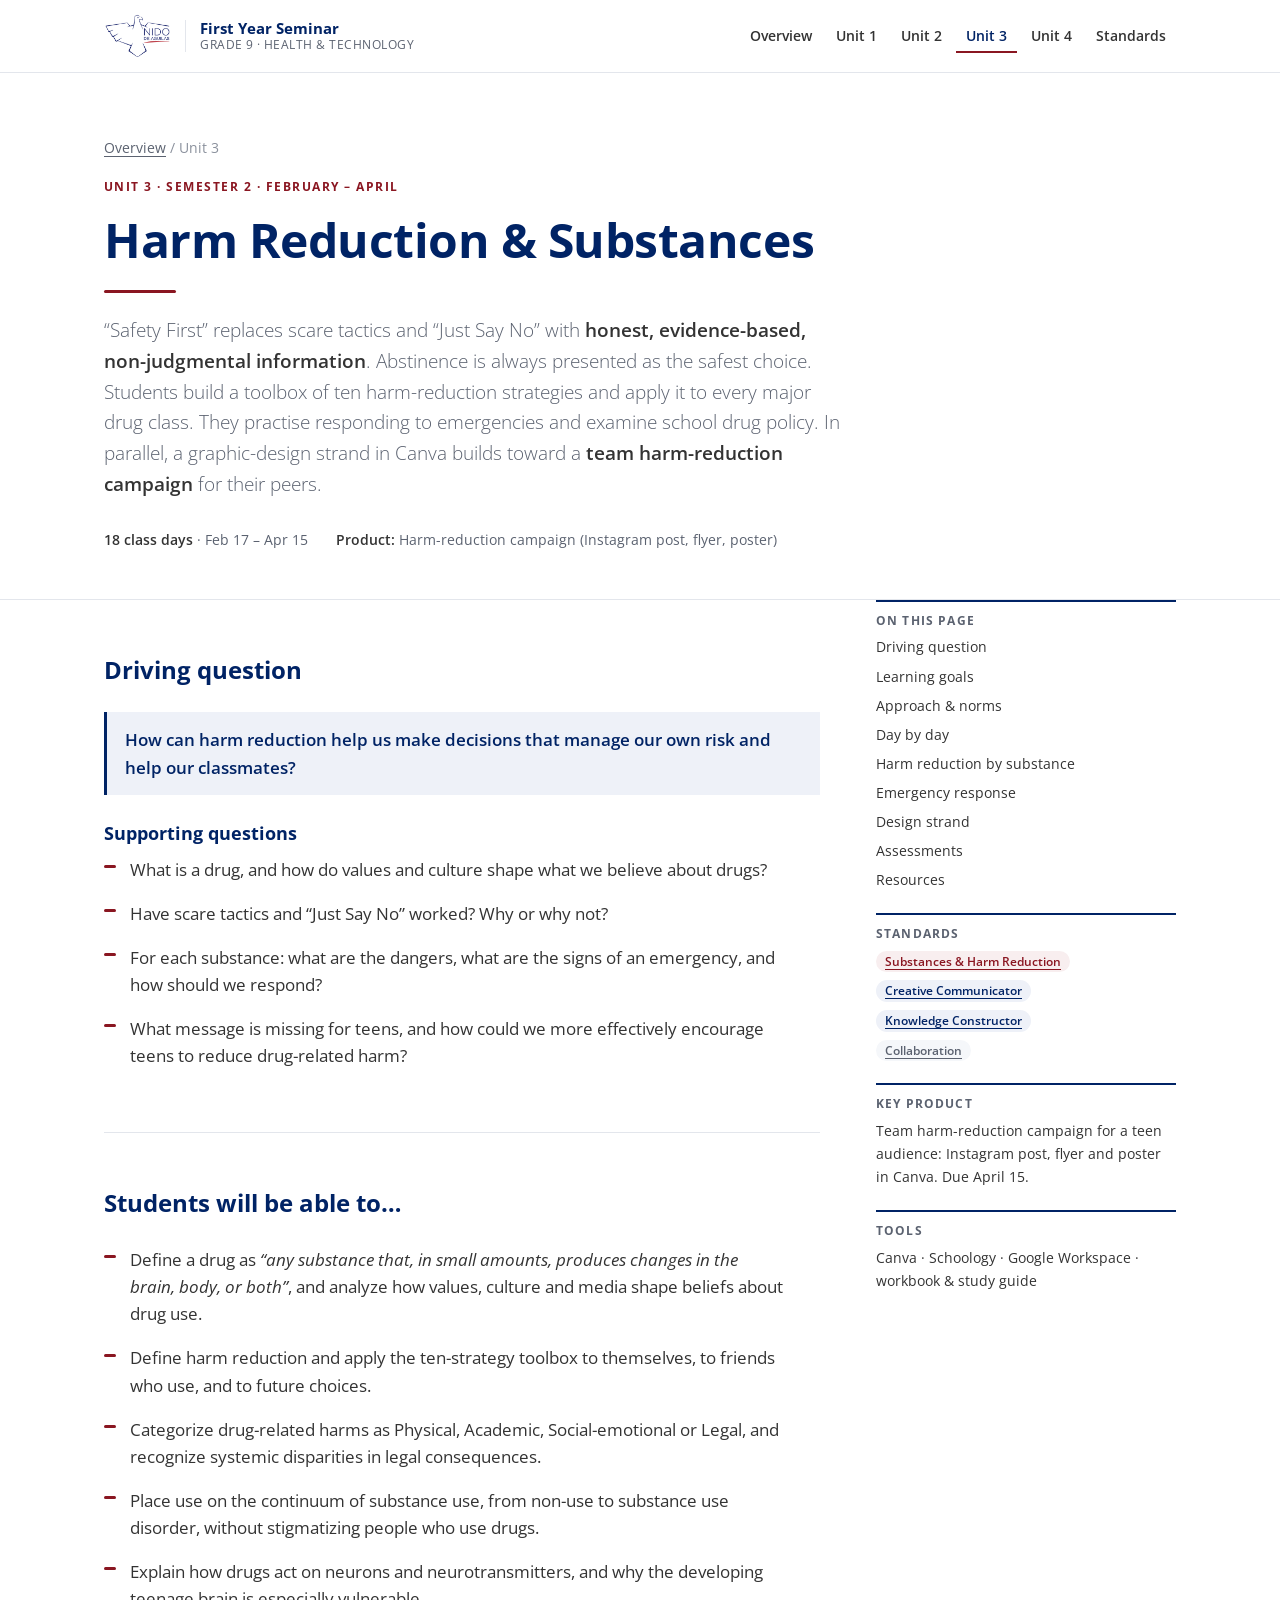
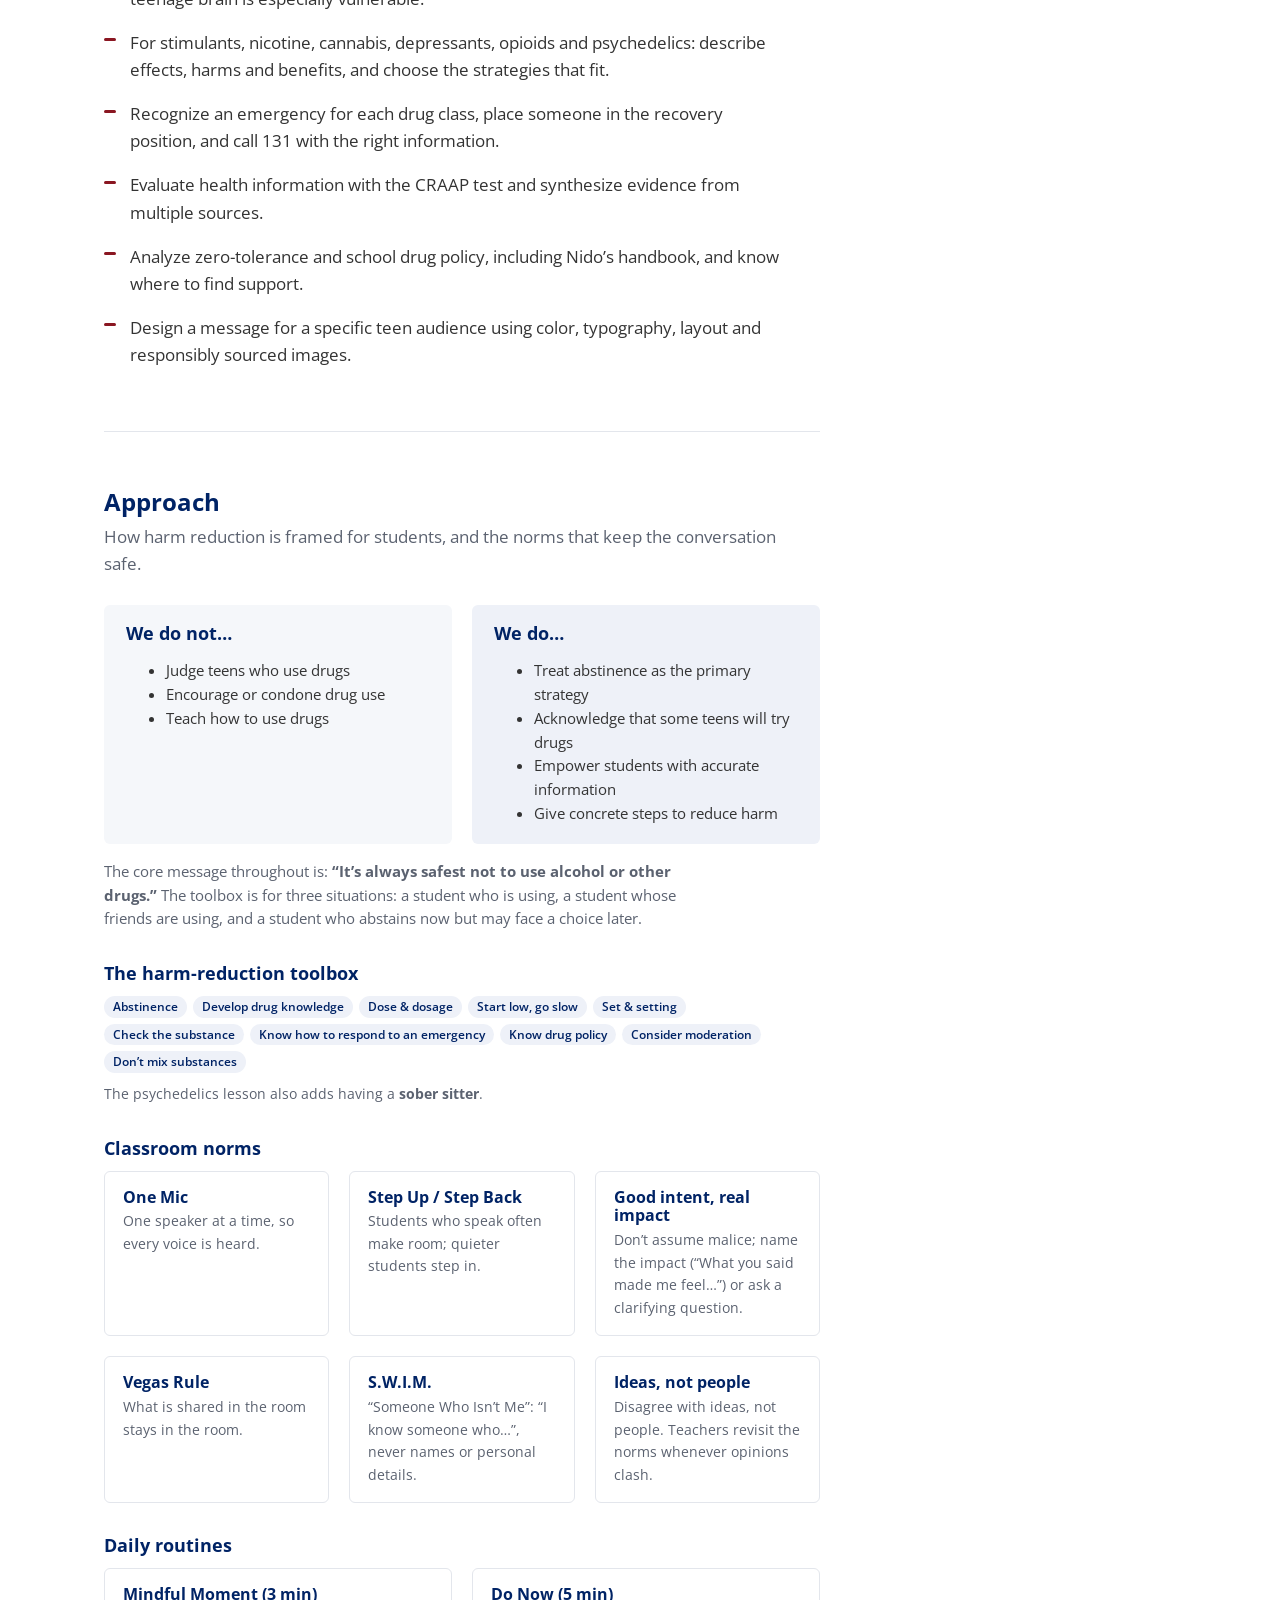
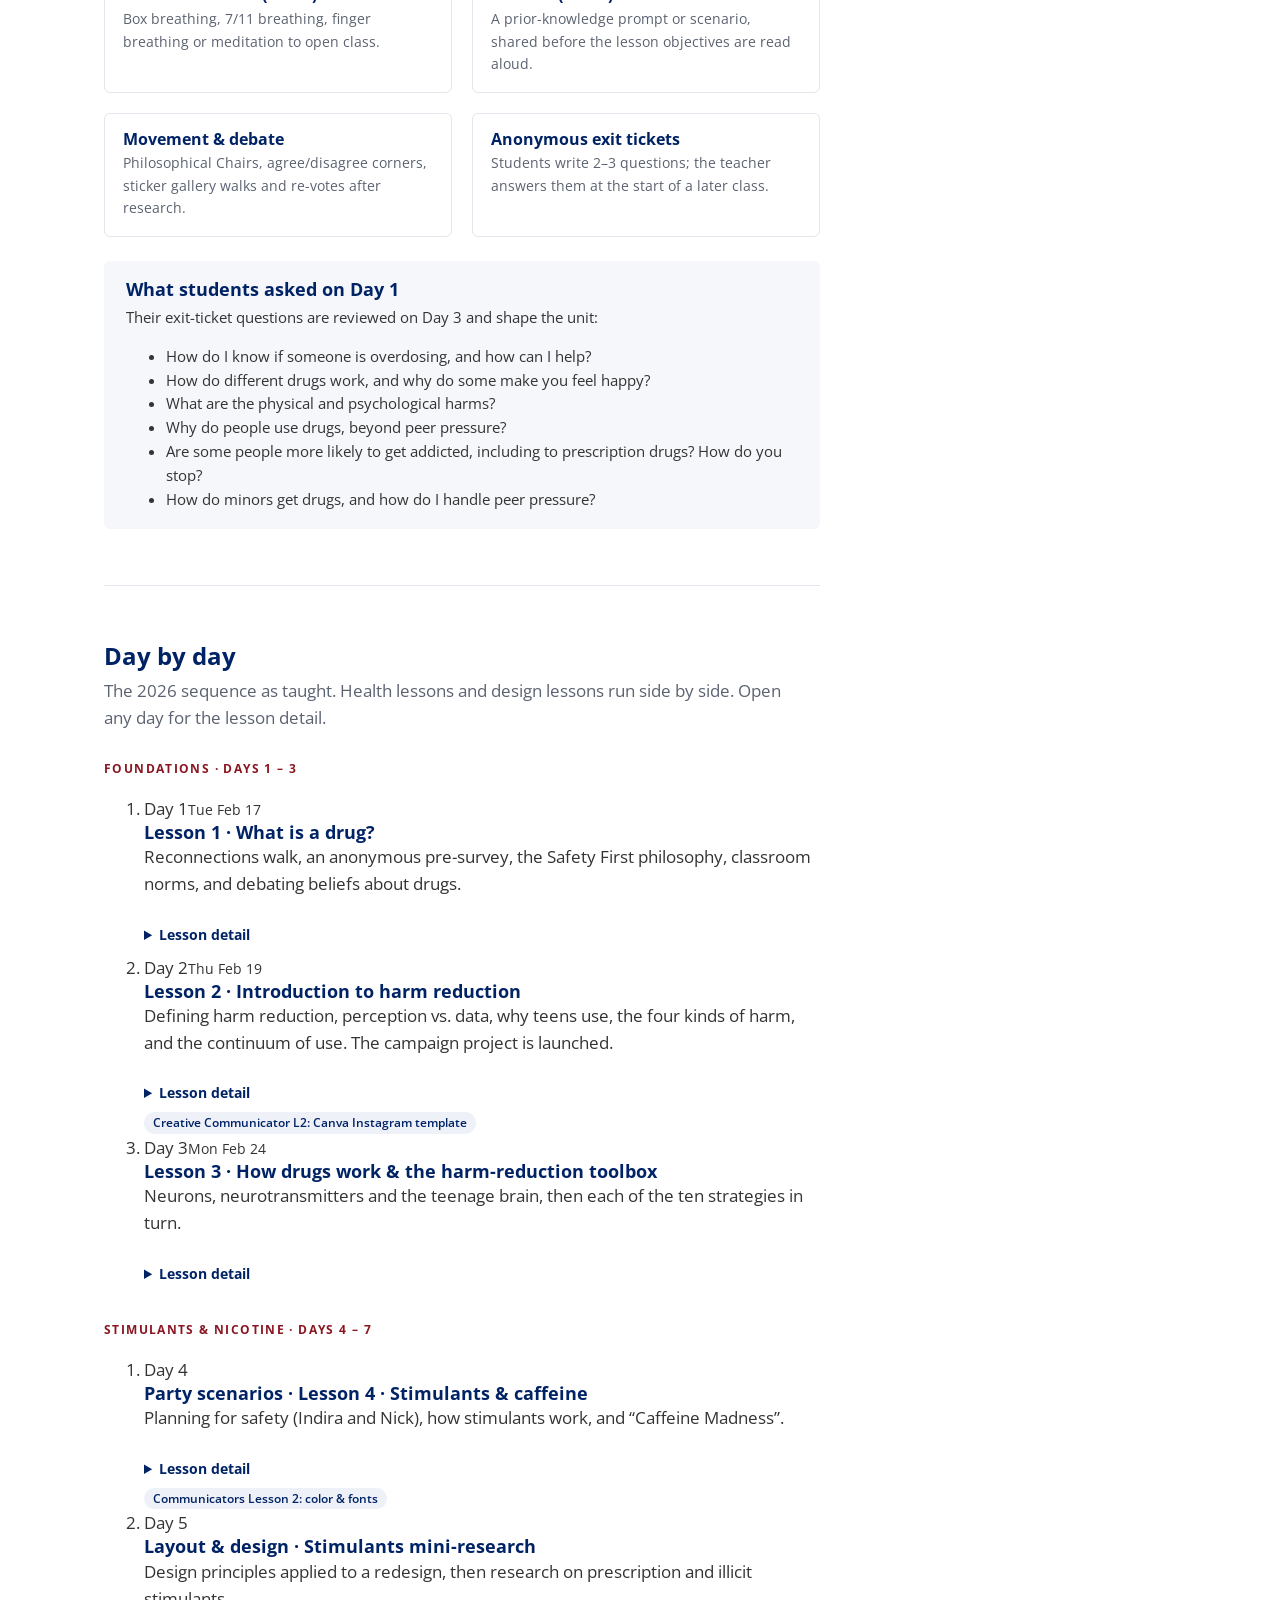
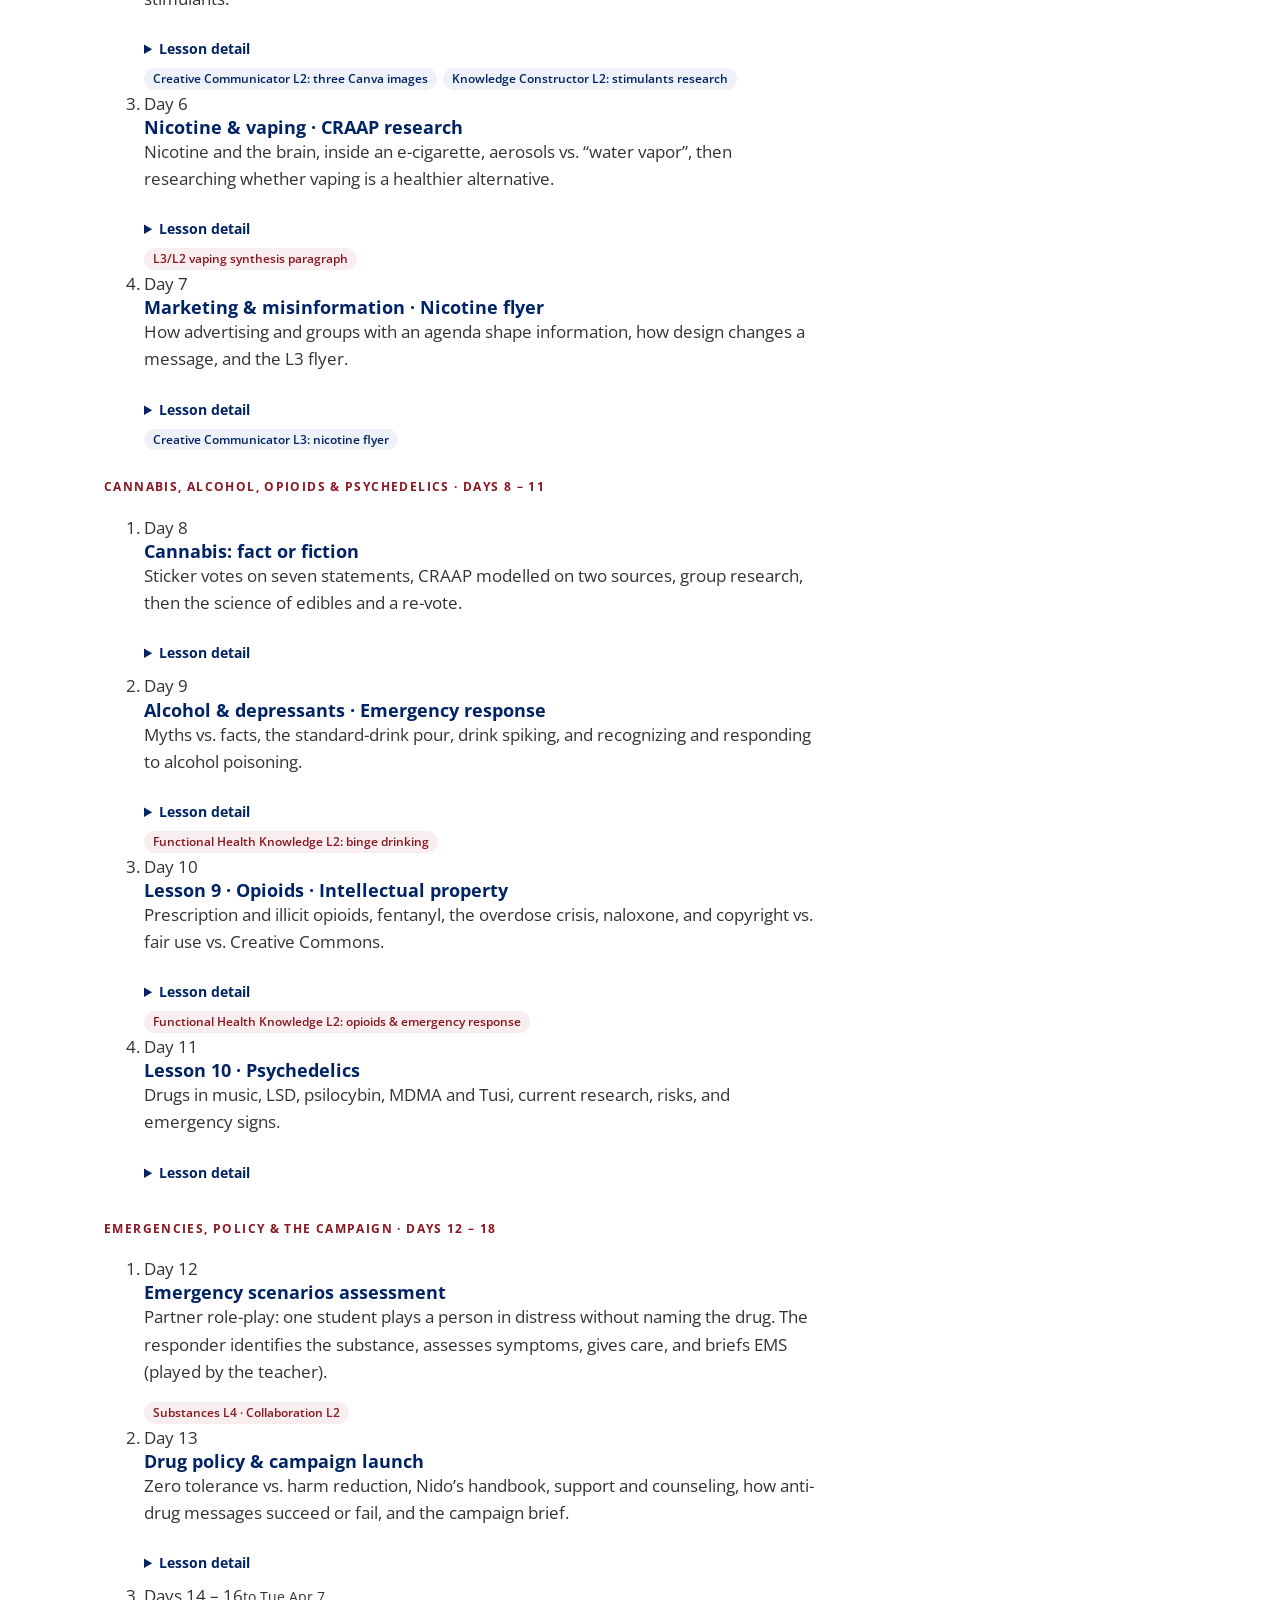
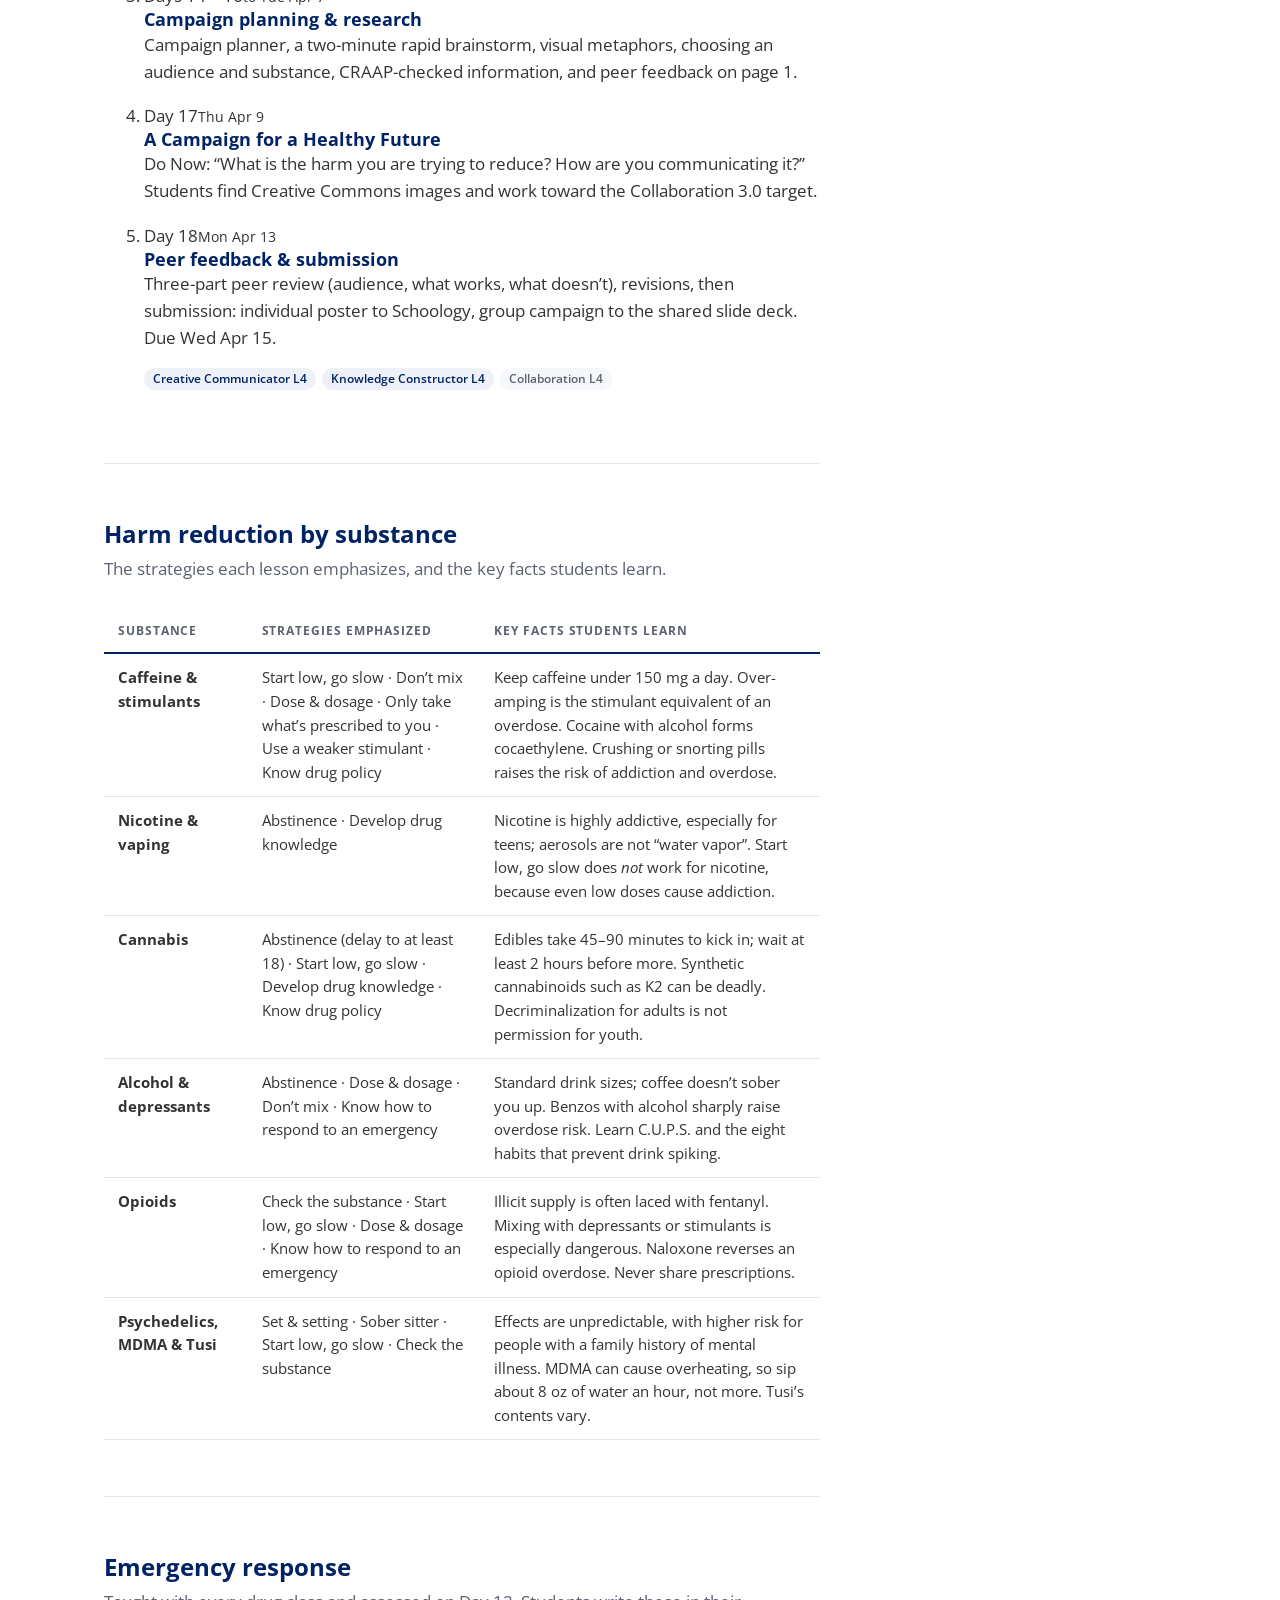
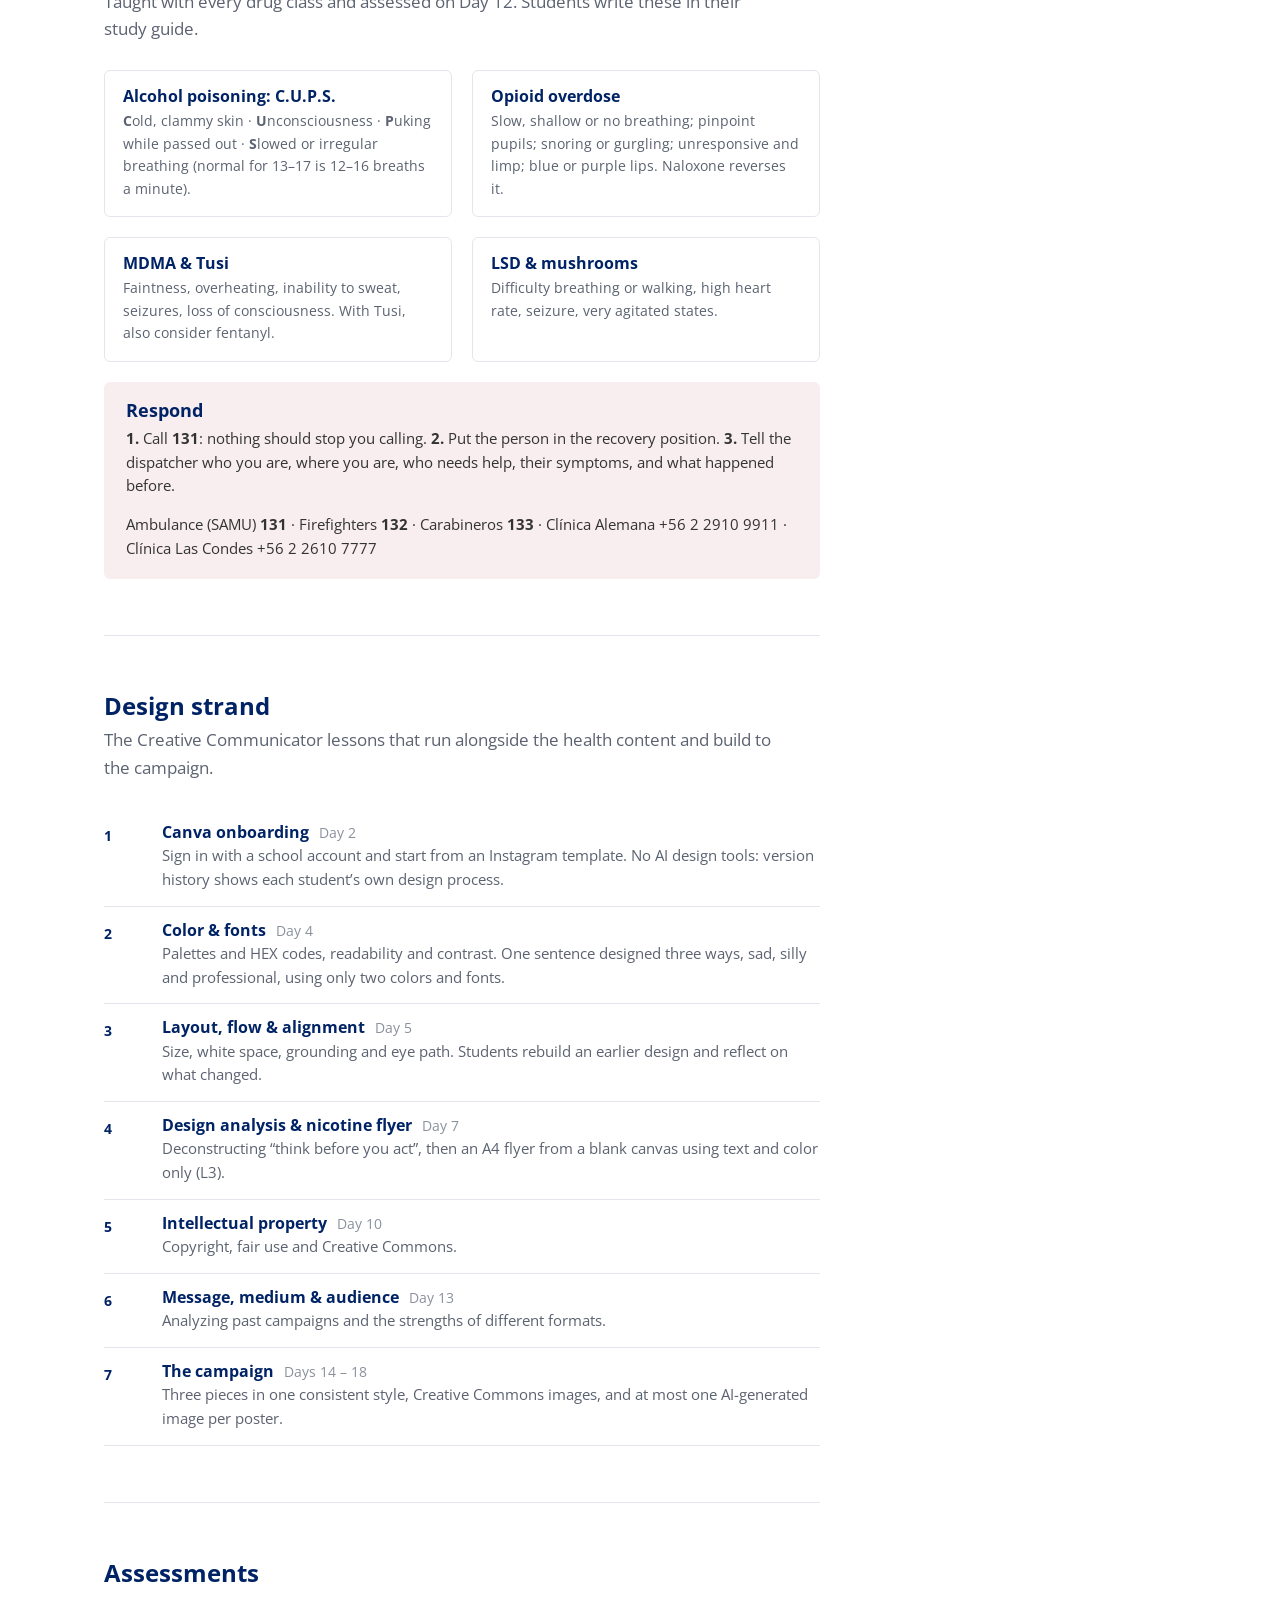
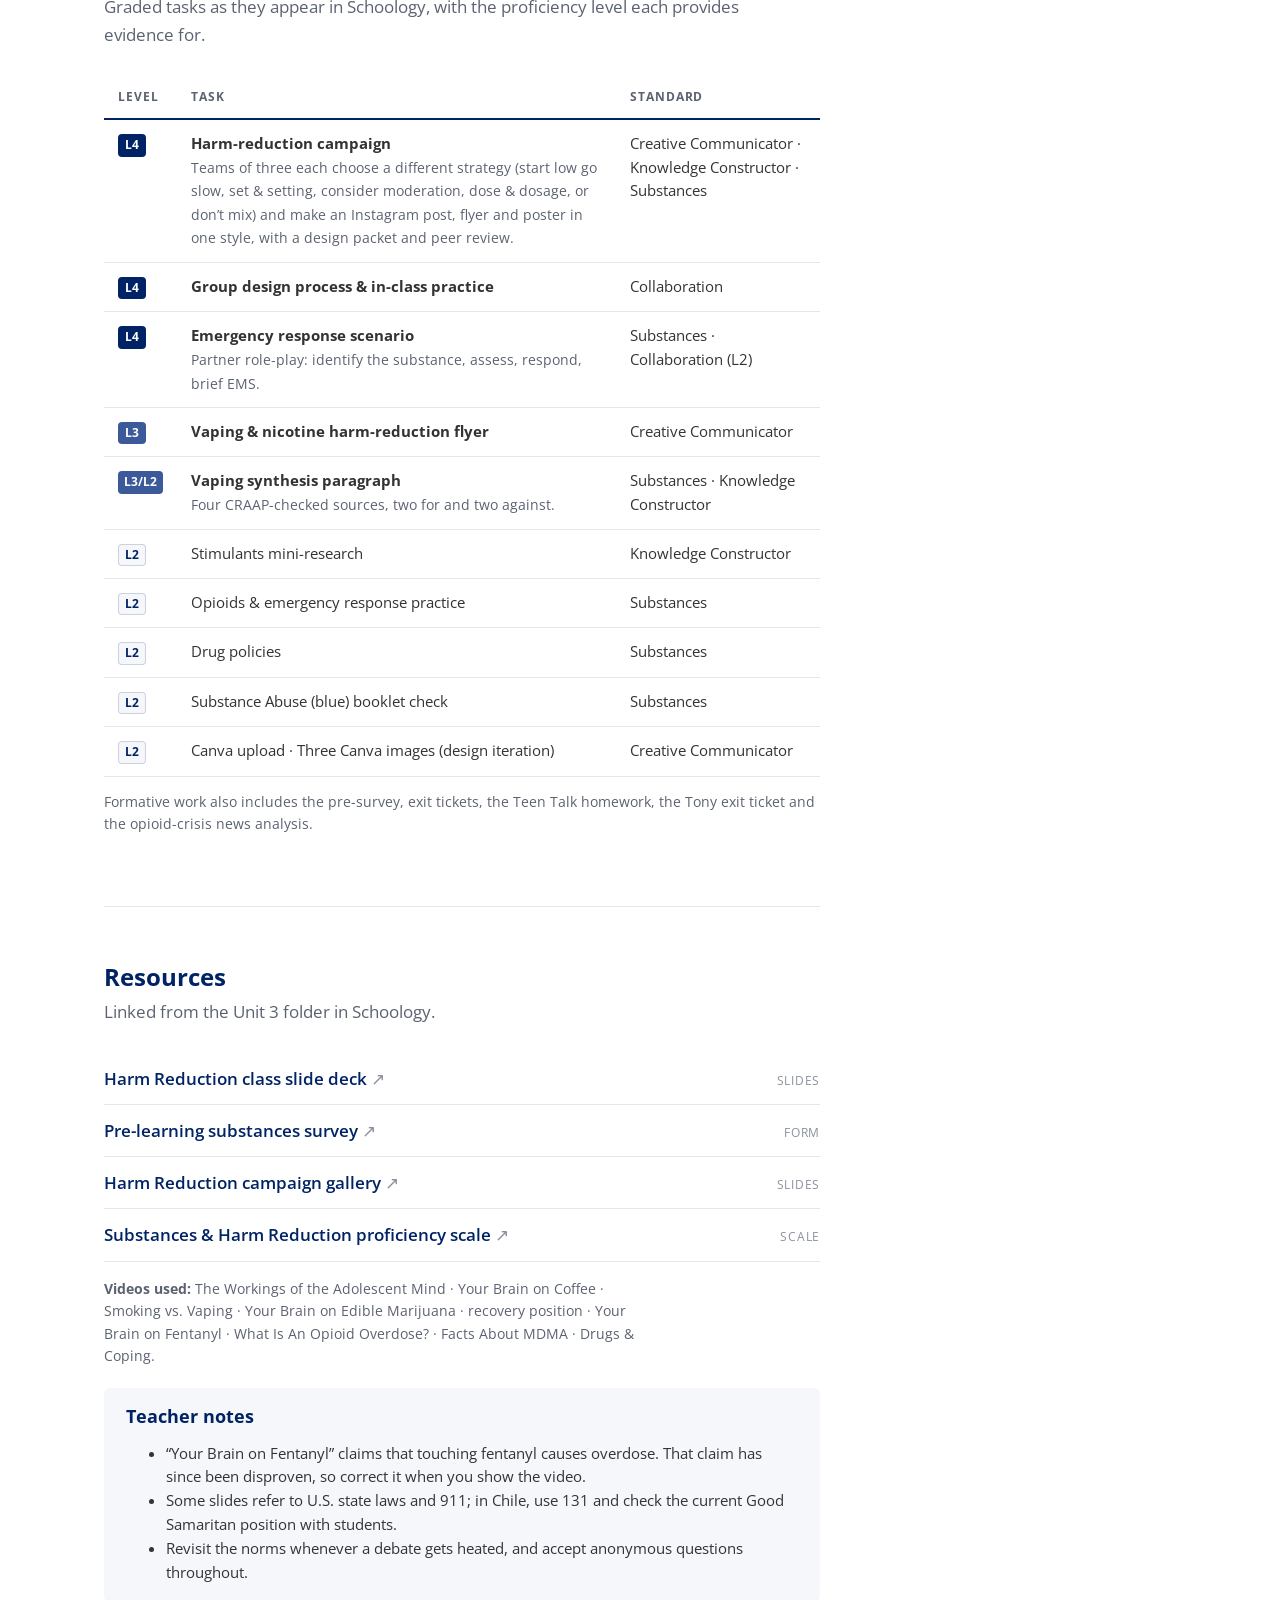
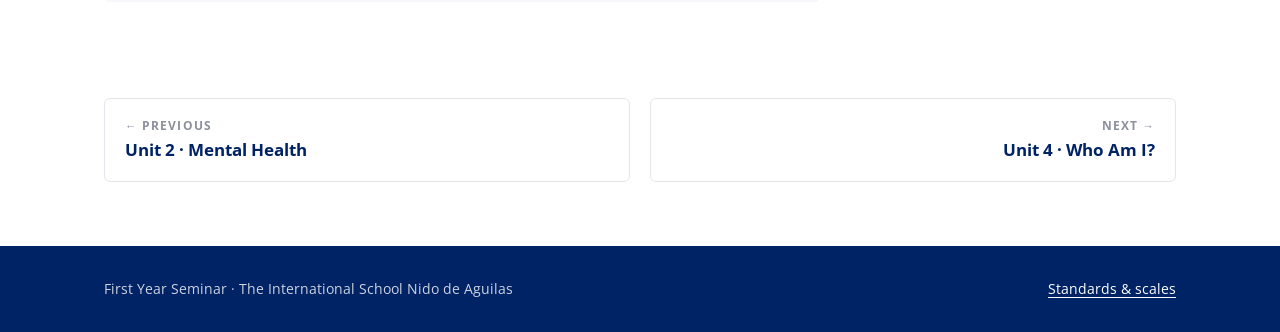
<file: unit-3.html>
<!doctype html>
<html lang="en">
<head>
<meta charset="utf-8">
<meta name="viewport" content="width=device-width, initial-scale=1">
<title>Unit 3 · Harm Reduction · First Year Seminar</title>
<meta name="description" content="Unit 3 of First Year Seminar: Safety First, a harm-reduction approach to substances, ending in a team Canva PSA campaign.">
<link rel="icon" href="assets/nido.jpg">
<link rel="stylesheet" href="assets/brand.css">
<link rel="stylesheet" href="assets/site.css">
</head>
<body>
<a class="skip" href="#main">Skip to content</a>

<header class="site-header">
  <div class="wrap">
    <a class="brand" href="index.html">
      <img src="assets/nido.jpg" alt="Nido de Aguilas">
      <span class="brand-text"><strong>First Year Seminar</strong><span>Grade 9 · Health &amp; Technology</span></span>
    </a>
    <nav class="site-nav" aria-label="Main">
      <a href="index.html">Overview</a>
      <a href="unit-1.html">Unit 1</a>
      <a href="unit-2.html">Unit 2</a>
      <a href="unit-3.html" aria-current="page">Unit 3</a>
      <a href="unit-4.html">Unit 4</a>
      <a href="standards.html">Standards</a>
    </nav>
  </div>
</header>

<main id="main">
  <section class="hero">
    <div class="wrap">
      <p class="crumbs"><a href="index.html">Overview</a> / Unit 3</p>
      <p class="eyebrow">Unit 3 · Semester 2 · February – April</p>
      <h1>Harm Reduction &amp; Substances</h1>
      <div class="swoosh"></div>
      <p class="lead">“Safety First” replaces scare tactics and “Just Say No” with <strong>honest, evidence-based, non-judgmental information</strong>. Abstinence is always presented as the safest choice. Students build a toolbox of ten harm-reduction strategies and apply it to every major drug class. They practise responding to emergencies and examine school drug policy. In parallel, a graphic-design strand in Canva builds toward a <strong>team harm-reduction campaign</strong> for their peers.</p>
      <div class="facts">
        <span><b>18 class days</b> · Feb 17 – Apr 15</span>
        <span><b>Product:</b> Harm-reduction campaign (Instagram post, flyer, poster)</span>
      </div>
    </div>
  </section>

  <div class="wrap">
    <div class="unit-layout">
      <div>
        <section class="section" id="questions">
          <div class="section-head"><div><h2>Driving question</h2></div></div>
          <ul class="dq-list">
            <li>How can harm reduction help us make decisions that manage our own risk and help our classmates?</li>
          </ul>
          <h3 style="margin:28px 0 12px">Supporting questions</h3>
          <ul class="checks prose">
            <li>What is a drug, and how do values and culture shape what we believe about drugs?</li>
            <li>Have scare tactics and “Just Say No” worked? Why or why not?</li>
            <li>For each substance: what are the dangers, what are the signs of an emergency, and how should we respond?</li>
            <li>What message is missing for teens, and how could we more effectively encourage teens to reduce drug-related harm?</li>
          </ul>
        </section>

        <section class="section" id="goals">
          <div class="section-head"><div><h2>Students will be able to…</h2></div></div>
          <ul class="checks prose">
            <li>Define a drug as <em>“any substance that, in small amounts, produces changes in the brain, body, or both”</em>, and analyze how values, culture and media shape beliefs about drug use.</li>
            <li>Define harm reduction and apply the ten-strategy toolbox to themselves, to friends who use, and to future choices.</li>
            <li>Categorize drug-related harms as Physical, Academic, Social-emotional or Legal, and recognize systemic disparities in legal consequences.</li>
            <li>Place use on the continuum of substance use, from non-use to substance use disorder, without stigmatizing people who use drugs.</li>
            <li>Explain how drugs act on neurons and neurotransmitters, and why the developing teenage brain is especially vulnerable.</li>
            <li>For stimulants, nicotine, cannabis, depressants, opioids and psychedelics: describe effects, harms and benefits, and choose the strategies that fit.</li>
            <li>Recognize an emergency for each drug class, place someone in the recovery position, and call 131 with the right information.</li>
            <li>Evaluate health information with the CRAAP test and synthesize evidence from multiple sources.</li>
            <li>Analyze zero-tolerance and school drug policy, including Nido’s handbook, and know where to find support.</li>
            <li>Design a message for a specific teen audience using color, typography, layout and responsibly sourced images.</li>
          </ul>
        </section>

        <section class="section" id="approach">
          <div class="section-head"><div><h2>Approach</h2><p>How harm reduction is framed for students, and the norms that keep the conversation safe.</p></div></div>
          <div class="grid grid-2">
            <div class="callout">
              <h3>We do not…</h3>
              <ul><li>Judge teens who use drugs</li><li>Encourage or condone drug use</li><li>Teach how to use drugs</li></ul>
            </div>
            <div class="callout" style="background:var(--blue-wash)">
              <h3>We do…</h3>
              <ul><li>Treat abstinence as the primary strategy</li><li>Acknowledge that some teens will try drugs</li><li>Empower students with accurate information</li><li>Give concrete steps to reduce harm</li></ul>
            </div>
          </div>
          <p class="prose" style="margin-top:16px;color:var(--ink-soft);font-size:.93rem">The core message throughout is: <strong>“It’s always safest not to use alcohol or other drugs.”</strong> The toolbox is for three situations: a student who is using, a student whose friends are using, and a student who abstains now but may face a choice later.</p>

          <h3 style="margin:32px 0 12px">The harm-reduction toolbox</h3>
          <ul class="tags">
            <li class="tag">Abstinence</li><li class="tag">Develop drug knowledge</li><li class="tag">Dose &amp; dosage</li><li class="tag">Start low, go slow</li><li class="tag">Set &amp; setting</li><li class="tag">Check the substance</li><li class="tag">Know how to respond to an emergency</li><li class="tag">Know drug policy</li><li class="tag">Consider moderation</li><li class="tag">Don’t mix substances</li>
          </ul>
          <p style="margin-top:10px;color:var(--ink-soft);font-size:.88rem">The psychedelics lesson also adds having a <strong>sober sitter</strong>.</p>

          <h3 style="margin:32px 0 12px">Classroom norms</h3>
          <div class="grid grid-3">
            <div class="topic"><h3>One Mic</h3><p>One speaker at a time, so every voice is heard.</p></div>
            <div class="topic"><h3>Step Up / Step Back</h3><p>Students who speak often make room; quieter students step in.</p></div>
            <div class="topic"><h3>Good intent, real impact</h3><p>Don’t assume malice; name the impact (“What you said made me feel…”) or ask a clarifying question.</p></div>
            <div class="topic"><h3>Vegas Rule</h3><p>What is shared in the room stays in the room.</p></div>
            <div class="topic"><h3>S.W.I.M.</h3><p>“Someone Who Isn’t Me”: “I know someone who…”, never names or personal details.</p></div>
            <div class="topic"><h3>Ideas, not people</h3><p>Disagree with ideas, not people. Teachers revisit the norms whenever opinions clash.</p></div>
          </div>

          <h3 style="margin:32px 0 12px">Daily routines</h3>
          <div class="grid grid-2">
            <div class="topic"><h3>Mindful Moment (3 min)</h3><p>Box breathing, 7/11 breathing, finger breathing or meditation to open class.</p></div>
            <div class="topic"><h3>Do Now (5 min)</h3><p>A prior-knowledge prompt or scenario, shared before the lesson objectives are read aloud.</p></div>
            <div class="topic"><h3>Movement &amp; debate</h3><p>Philosophical Chairs, agree/disagree corners, sticker gallery walks and re-votes after research.</p></div>
            <div class="topic"><h3>Anonymous exit tickets</h3><p>Students write 2–3 questions; the teacher answers them at the start of a later class.</p></div>
          </div>

          <div class="callout" style="margin-top:24px">
            <h3>What students asked on Day 1</h3>
            <p style="margin-bottom:8px">Their exit-ticket questions are reviewed on Day 3 and shape the unit:</p>
            <ul>
              <li>How do I know if someone is overdosing, and how can I help?</li>
              <li>How do different drugs work, and why do some make you feel happy?</li>
              <li>What are the physical and psychological harms?</li>
              <li>Why do people use drugs, beyond peer pressure?</li>
              <li>Are some people more likely to get addicted, including to prescription drugs? How do you stop?</li>
              <li>How do minors get drugs, and how do I handle peer pressure?</li>
            </ul>
          </div>
        </section>

        <section class="section" id="sequence">
          <div class="section-head"><div><h2>Day by day</h2><p>The 2026 sequence as taught. Health lessons and design lessons run side by side. Open any day for the lesson detail.</p></div></div>

          <p class="phase">Foundations · Days 1 – 3</p>
          <ol class="days">
            <li class="day">
              <div class="day-no">Day 1<small>Tue Feb 17</small></div>
              <div>
                <h3>Lesson 1 · What is a drug?</h3>
                <p>Reconnections walk, an anonymous pre-survey, the Safety First philosophy, classroom norms, and debating beliefs about drugs.</p>
                <details class="more"><summary>Lesson detail</summary><ul>
                  <li>Do Now on sticky notes: “What is a drug?” and “What comes to mind when you hear the word?”</li>
                  <li>Anonymous, ungraded pre-survey to set a baseline (15 min).</li>
                  <li>Scare tactics and “Just Say No” vs. evidence-based approaches: “Do you think these methods have worked?”</li>
                  <li>Abstinence vs. harm reduction, using smoking as the example.</li>
                  <li>“Is it a drug?” — eight items checked against the definition. Answer: they are all drugs.</li>
                  <li>Philosophical Chairs on ten statements, e.g. “People who use drugs are bad” and “Drug addiction is an illness”.</li>
                  <li>Exit ticket: what do 9th graders need to know about drugs?</li>
                </ul></details>
              </div>
            </li>
            <li class="day">
              <div class="day-no">Day 2<small>Thu Feb 19</small></div>
              <div>
                <h3>Lesson 2 · Introduction to harm reduction</h3>
                <p>Defining harm reduction, perception vs. data, why teens use, the four kinds of harm, and the continuum of use. The campaign project is launched.</p>
                <details class="more"><summary>Lesson detail</summary><ul>
                  <li>Do Now: spot harm reduction in everyday images (seatbelts, healthy food, protective gear), then write a definition.</li>
                  <li>“Which drug do teens use most?” — prediction, then NIDA data: alcohol, cannabis, tobacco, prescription drugs.</li>
                  <li>Trends since the 1990s (Monitoring the Future): many teens choose not to use, which counters “everyone is doing it”.</li>
                  <li>Why teens use: curiosity, feeling better, fitting in, performance, fun.</li>
                  <li>Predict-and-compare sort of harms into Physical, Academic, Social-emotional and Legal, including systemic disparities in legal harms.</li>
                  <li>Continuum of use: six case studies mapped from non-use to misuse; the “Alex” case introduces substance use disorder and stigma.</li>
                  <li>Creative Communicator launch: the PSA brief (due Apr 15) and Canva onboarding.</li>
                </ul></details>
                <ul class="tags"><li class="tag">Creative Communicator L2: Canva Instagram template</li></ul>
              </div>
            </li>
            <li class="day">
              <div class="day-no">Day 3<small>Mon Feb 24</small></div>
              <div>
                <h3>Lesson 3 · How drugs work &amp; the harm-reduction toolbox</h3>
                <p>Neurons, neurotransmitters and the teenage brain, then each of the ten strategies in turn.</p>
                <details class="more"><summary>Lesson detail</summary><ul>
                  <li>Students’ exit-ticket questions reviewed.</li>
                  <li>Brain, neurons and synapses; dopamine, acetylcholine, GABA and serotonin; use vs. physical dependence vs. addiction.</li>
                  <li>Video “The Workings of the Adolescent Mind”. 1 in 7 people who start drinking by 14 develop problems, compared with 1 in 50 who wait until 21. Writing: why delay use?</li>
                  <li>Harm reduction in action: Matt (water between drinks), Lisa (cannabis before a test), Maria (coffee to sober up — a trick question).</li>
                  <li>The toolbox, strategy by strategy: drug checking kits, “crossfading”, Chilean emergency numbers, knowing school policy.</li>
                </ul></details>
              </div>
            </li>
          </ol>

          <p class="phase">Stimulants &amp; nicotine · Days 4 – 7</p>
          <ol class="days">
            <li class="day">
              <div class="day-no">Day 4</div>
              <div>
                <h3>Party scenarios · Lesson 4 · Stimulants &amp; caffeine</h3>
                <p>Planning for safety (Indira and Nick), how stimulants work, and “Caffeine Madness”.</p>
                <details class="more"><summary>Lesson detail</summary><ul>
                  <li>Indira: what to think about before a party — refusal, mood, food and sleep, limits, a trusted friend, a safe ride home.</li>
                  <li>Nick: legal status, strangers, an isolated setting near water. Never use alone.</li>
                  <li>Fatima’s late-night study scenario introduces stimulants (“uppers”): effects, risks and dependence.</li>
                  <li>Caffeine: how it blocks adenosine, a half-life of about 6 hours, and a bracket game ranking the caffeine in everyday products.</li>
                  <li>Stimulant strategies, including keeping caffeine under 150 mg a day.</li>
                </ul></details>
                <ul class="tags"><li class="tag">Communicators Lesson 2: color &amp; fonts</li></ul>
              </div>
            </li>
            <li class="day">
              <div class="day-no">Day 5</div>
              <div>
                <h3>Layout &amp; design · Stimulants mini-research</h3>
                <p>Design principles applied to a redesign, then research on prescription and illicit stimulants.</p>
                <details class="more"><summary>Lesson detail</summary><ul>
                  <li>Layout: relative size, white space, grounding, flow, alignment. “If everything is important, nothing is.”</li>
                  <li>Design task part 2: rebuild an earlier design, then submit three images with reflections.</li>
                  <li>Mini-research on cocaine, amphetamines, methamphetamine and methylphenidate: harms, reasons for use, one strategy.</li>
                  <li>Over-amping, cocaethylene (cocaine with alcohol), and prescription vs. street supply. Only take what is prescribed to you.</li>
                </ul></details>
                <ul class="tags"><li class="tag">Creative Communicator L2: three Canva images</li><li class="tag">Knowledge Constructor L2: stimulants research</li></ul>
              </div>
            </li>
            <li class="day">
              <div class="day-no">Day 6</div>
              <div>
                <h3>Nicotine &amp; vaping · CRAAP research</h3>
                <p>Nicotine and the brain, inside an e-cigarette, aerosols vs. “water vapor”, then researching whether vaping is a healthier alternative.</p>
                <details class="more"><summary>Lesson detail</summary><ul>
                  <li>Do Now: what do you know and want to know about vapes, pouches and e-cigarettes?</li>
                  <li>A short history of vaping; students audit vape ads in their own social media feeds. Marketing nicotine to minors is prohibited in Chile.</li>
                  <li>Video “Smoking vs. Vaping”: is vaping a healthier alternative?</li>
                  <li>The CRAAP test, then four sources (two for, two against) and a synthesis paragraph with at least one quote.</li>
                </ul></details>
                <ul class="tags"><li class="tag health">L3/L2 vaping synthesis paragraph</li></ul>
              </div>
            </li>
            <li class="day">
              <div class="day-no">Day 7</div>
              <div>
                <h3>Marketing &amp; misinformation · Nicotine flyer</h3>
                <p>How advertising and groups with an agenda shape information, how design changes a message, and the L3 flyer.</p>
                <details class="more"><summary>Lesson detail</summary><ul>
                  <li>Warm-up: vape brands, ads and social media, and their role in teen decisions.</li>
                  <li>Who has an agenda in information about cannabis, and why inaccurate drug information is dangerous.</li>
                  <li>Analyzing “think before you act”: alignment, repetition, color and font.</li>
                  <li>L3 task: an A4 flyer on vaping, smoking or pouches using one strategy, text and color only. Note that “start low, go slow” doesn’t work for nicotine.</li>
                </ul></details>
                <ul class="tags"><li class="tag">Creative Communicator L3: nicotine flyer</li></ul>
              </div>
            </li>
          </ol>

          <p class="phase">Cannabis, alcohol, opioids &amp; psychedelics · Days 8 – 11</p>
          <ol class="days">
            <li class="day">
              <div class="day-no">Day 8</div>
              <div>
                <h3>Cannabis: fact or fiction</h3>
                <p>Sticker votes on seven statements, CRAAP modelled on two sources, group research, then the science of edibles and a re-vote.</p>
                <details class="more"><summary>Lesson detail</summary><ul>
                  <li>Green/red/yellow stickers on statements such as “Cannabis is safe because it is natural” and “Edible cannabis is safer than smoked cannabis”.</li>
                  <li>The teacher models CRAAP on a Medical Daily article and a Reddit thread: does cannabis make you hungry?</li>
                  <li>Groups of 2–4 research one statement with four sources, then share their verdict and strongest evidence.</li>
                  <li>THC and CBD; smoked vs. edible (video “Your Brain on Edible Marijuana”).</li>
                  <li>“Eddie and the edibles”: edibles take 45–90 minutes to kick in, so wait at least 2 hours before more.</li>
                  <li>Chilean law (decriminalized for personal use) and SENDA 2023 data; adult legality is not youth permission.</li>
                </ul></details>
              </div>
            </li>
            <li class="day">
              <div class="day-no">Day 9</div>
              <div>
                <h3>Alcohol &amp; depressants · Emergency response</h3>
                <p>Myths vs. facts, the standard-drink pour, drink spiking, and recognizing and responding to alcohol poisoning.</p>
                <details class="more"><summary>Lesson detail</summary><ul>
                  <li>Prediction: what percentage of high schoolers drink? Then a true/false myth Do Now (coffee, food, “sleeping it off”).</li>
                  <li>Standard-drink activity: students pour beer, wine and spirit estimates into party cups, then measure.</li>
                  <li>Roofies and eight habits to prevent drink spiking. Never mix depressants (e.g. benzos and alcohol).</li>
                  <li>C.U.P.S., Good Samaritan laws (“Does Chile have one?”), recovery-position practice in pairs, and rehearsing a 131 call.</li>
                  <li>“I drank too much and…” empathy activity on binge drinking and blackouts. Homework: Teen Talk worksheet.</li>
                </ul></details>
                <ul class="tags"><li class="tag health">Functional Health Knowledge L2: binge drinking</li></ul>
              </div>
            </li>
            <li class="day">
              <div class="day-no">Day 10</div>
              <div>
                <h3>Lesson 9 · Opioids · Intellectual property</h3>
                <p>Prescription and illicit opioids, fentanyl, the overdose crisis, naloxone, and copyright vs. fair use vs. Creative Commons.</p>
                <details class="more"><summary>Lesson detail</summary><ul>
                  <li>History, mechanism, tolerance and addiction; video “Your Brain on Fentanyl”.</li>
                  <li>The overdose crisis, from prescriptions to heroin to fentanyl, and its effect on families and friends.</li>
                  <li>A friend wants to try opioids: what would you tell them? Does the advice change for prescription opioids vs. heroin?</li>
                  <li>Drug-checking demonstration with two pitchers; why a “pass” doesn’t mean safe; speedballing.</li>
                  <li>Video “What Is An Opioid Overdose?”, naloxone, and the Tony exit ticket.</li>
                  <li>Homework: a news article on the opioid crisis compared with the 1980s crack epidemic, including the article’s tone.</li>
                  <li>Copyright, fair use and Creative Commons through an Etsy poster-shop scenario.</li>
                </ul></details>
                <ul class="tags"><li class="tag health">Functional Health Knowledge L2: opioids &amp; emergency response</li></ul>
              </div>
            </li>
            <li class="day">
              <div class="day-no">Day 11</div>
              <div>
                <h3>Lesson 10 · Psychedelics</h3>
                <p>Drugs in music, LSD, psilocybin, MDMA and Tusi, current research, risks, and emergency signs.</p>
                <details class="more"><summary>Lesson detail</summary><ul>
                  <li>Does music glorify or judge drug use? Teens hear an estimated 84 drug references in songs every day.</li>
                  <li>Ten minutes of independent research on one psychedelic: form, effects, duration, peak.</li>
                  <li>Tusi: originally 2C-B, now an unpredictable mix of ketamine, caffeine and MDMA in Latin America.</li>
                  <li>Research on psychedelic-assisted therapy; video “Facts About MDMA” with See–Think–Wonder.</li>
                  <li>Set and setting, a sober sitter, starting low, and MDMA hydration (about one 8 oz bottle per hour, not more).</li>
                </ul></details>
              </div>
            </li>
          </ol>

          <p class="phase">Emergencies, policy &amp; the campaign · Days 12 – 18</p>
          <ol class="days">
            <li class="day">
              <div class="day-no">Day 12</div>
              <div>
                <h3>Emergency scenarios assessment</h3>
                <p>Partner role-play: one student plays a person in distress without naming the drug. The responder identifies the substance, assesses symptoms, gives care, and briefs EMS (played by the teacher).</p>
                <ul class="tags"><li class="tag health">Substances L4 · Collaboration L2</li></ul>
              </div>
            </li>
            <li class="day">
              <div class="day-no">Day 13</div>
              <div>
                <h3>Drug policy &amp; campaign launch</h3>
                <p>Zero tolerance vs. harm reduction, Nido’s handbook, support and counseling, how anti-drug messages succeed or fail, and the campaign brief.</p>
                <details class="more"><summary>Lesson detail</summary><ul>
                  <li>Review: which strategies matter most for each substance, and why “start low, go slow” fails for nicotine.</li>
                  <li>Agree/disagree on four statements, e.g. “Harsh punishments ensure abstinence among teens”.</li>
                  <li>Nido handbook: “major” vs. “intolerable” offenses and their procedures; how to access counseling; video “Drugs &amp; coping”.</li>
                  <li>Critiquing a school policy message (“Does it change anyone’s behavior?”), anti-drug ads, and why DARE failed.</li>
                  <li>Message, medium and audience; strengths and limits of images, text, infographics and posters.</li>
                  <li>Campaign brief: teams of three, five strategies to choose from, three pieces in one consistent style.</li>
                </ul></details>
              </div>
            </li>
            <li class="day">
              <div class="day-no">Days 14 – 16<small>to Tue Apr 7</small></div>
              <div>
                <h3>Campaign planning &amp; research</h3>
                <p>Campaign planner, a two-minute rapid brainstorm, visual metaphors, choosing an audience and substance, CRAAP-checked information, and peer feedback on page 1.</p>
              </div>
            </li>
            <li class="day">
              <div class="day-no">Day 17<small>Thu Apr 9</small></div>
              <div>
                <h3>A Campaign for a Healthy Future</h3>
                <p>Do Now: “What is the harm you are trying to reduce? How are you communicating it?” Students find Creative Commons images and work toward the Collaboration 3.0 target.</p>
              </div>
            </li>
            <li class="day">
              <div class="day-no">Day 18<small>Mon Apr 13</small></div>
              <div>
                <h3>Peer feedback &amp; submission</h3>
                <p>Three-part peer review (audience, what works, what doesn’t), revisions, then submission: individual poster to Schoology, group campaign to the shared slide deck. Due Wed Apr 15.</p>
                <ul class="tags"><li class="tag">Creative Communicator L4</li><li class="tag">Knowledge Constructor L4</li><li class="tag plain">Collaboration L4</li></ul>
              </div>
            </li>
          </ol>
        </section>

        <section class="section" id="strategies">
          <div class="section-head"><div><h2>Harm reduction by substance</h2><p>The strategies each lesson emphasizes, and the key facts students learn.</p></div></div>
          <div class="table-scroll">
            <table>
              <thead><tr><th>Substance</th><th>Strategies emphasized</th><th>Key facts students learn</th></tr></thead>
              <tbody>
                <tr><td><strong>Caffeine &amp; stimulants</strong></td><td>Start low, go slow · Don’t mix · Dose &amp; dosage · Only take what’s prescribed to you · Use a weaker stimulant · Know drug policy</td><td>Keep caffeine under 150 mg a day. Over-amping is the stimulant equivalent of an overdose. Cocaine with alcohol forms cocaethylene. Crushing or snorting pills raises the risk of addiction and overdose.</td></tr>
                <tr><td><strong>Nicotine &amp; vaping</strong></td><td>Abstinence · Develop drug knowledge</td><td>Nicotine is highly addictive, especially for teens; aerosols are not “water vapor”. Start low, go slow does <em>not</em> work for nicotine, because even low doses cause addiction.</td></tr>
                <tr><td><strong>Cannabis</strong></td><td>Abstinence (delay to at least 18) · Start low, go slow · Develop drug knowledge · Know drug policy</td><td>Edibles take 45–90 minutes to kick in; wait at least 2 hours before more. Synthetic cannabinoids such as K2 can be deadly. Decriminalization for adults is not permission for youth.</td></tr>
                <tr><td><strong>Alcohol &amp; depressants</strong></td><td>Abstinence · Dose &amp; dosage · Don’t mix · Know how to respond to an emergency</td><td>Standard drink sizes; coffee doesn’t sober you up. Benzos with alcohol sharply raise overdose risk. Learn C.U.P.S. and the eight habits that prevent drink spiking.</td></tr>
                <tr><td><strong>Opioids</strong></td><td>Check the substance · Start low, go slow · Dose &amp; dosage · Know how to respond to an emergency</td><td>Illicit supply is often laced with fentanyl. Mixing with depressants or stimulants is especially dangerous. Naloxone reverses an opioid overdose. Never share prescriptions.</td></tr>
                <tr><td><strong>Psychedelics, MDMA &amp; Tusi</strong></td><td>Set &amp; setting · Sober sitter · Start low, go slow · Check the substance</td><td>Effects are unpredictable, with higher risk for people with a family history of mental illness. MDMA can cause overheating, so sip about 8 oz of water an hour, not more. Tusi’s contents vary.</td></tr>
              </tbody>
            </table>
          </div>
        </section>

        <section class="section" id="emergency">
          <div class="section-head"><div><h2>Emergency response</h2><p>Taught with every drug class and assessed on Day 12. Students write these in their study guide.</p></div></div>
          <div class="grid grid-2">
            <div class="topic"><h3>Alcohol poisoning: C.U.P.S.</h3><p><strong>C</strong>old, clammy skin · <strong>U</strong>nconsciousness · <strong>P</strong>uking while passed out · <strong>S</strong>lowed or irregular breathing (normal for 13–17 is 12–16 breaths a minute).</p></div>
            <div class="topic"><h3>Opioid overdose</h3><p>Slow, shallow or no breathing; pinpoint pupils; snoring or gurgling; unresponsive and limp; blue or purple lips. Naloxone reverses it.</p></div>
            <div class="topic"><h3>MDMA &amp; Tusi</h3><p>Faintness, overheating, inability to sweat, seizures, loss of consciousness. With Tusi, also consider fentanyl.</p></div>
            <div class="topic"><h3>LSD &amp; mushrooms</h3><p>Difficulty breathing or walking, high heart rate, seizure, very agitated states.</p></div>
          </div>
          <div class="callout red" style="margin-top:20px">
            <h3>Respond</h3>
            <p><strong>1.</strong> Call <strong>131</strong>: nothing should stop you calling. <strong>2.</strong> Put the person in the recovery position. <strong>3.</strong> Tell the dispatcher who you are, where you are, who needs help, their symptoms, and what happened before.</p>
            <p>Ambulance (SAMU) <strong>131</strong> · Firefighters <strong>132</strong> · Carabineros <strong>133</strong> · Clínica Alemana +56 2 2910 9911 · Clínica Las Condes +56 2 2610 7777</p>
          </div>
        </section>

        <section class="section" id="design">
          <div class="section-head"><div><h2>Design strand</h2><p>The Creative Communicator lessons that run alongside the health content and build to the campaign.</p></div></div>
          <ol class="sequence">
            <li><div><h3>Canva onboarding <span class="date">Day 2</span></h3><p>Sign in with a school account and start from an Instagram template. No AI design tools: version history shows each student’s own design process.</p></div></li>
            <li><div><h3>Color &amp; fonts <span class="date">Day 4</span></h3><p>Palettes and HEX codes, readability and contrast. One sentence designed three ways, sad, silly and professional, using only two colors and fonts.</p></div></li>
            <li><div><h3>Layout, flow &amp; alignment <span class="date">Day 5</span></h3><p>Size, white space, grounding and eye path. Students rebuild an earlier design and reflect on what changed.</p></div></li>
            <li><div><h3>Design analysis &amp; nicotine flyer <span class="date">Day 7</span></h3><p>Deconstructing “think before you act”, then an A4 flyer from a blank canvas using text and color only (L3).</p></div></li>
            <li><div><h3>Intellectual property <span class="date">Day 10</span></h3><p>Copyright, fair use and Creative Commons.</p></div></li>
            <li><div><h3>Message, medium &amp; audience <span class="date">Day 13</span></h3><p>Analyzing past campaigns and the strengths of different formats.</p></div></li>
            <li><div><h3>The campaign <span class="date">Days 14 – 18</span></h3><p>Three pieces in one consistent style, Creative Commons images, and at most one AI-generated image per poster.</p></div></li>
          </ol>
        </section>

        <section class="section" id="assessments">
          <div class="section-head"><div><h2>Assessments</h2><p>Graded tasks as they appear in Schoology, with the proficiency level each provides evidence for.</p></div></div>
          <div class="table-scroll">
            <table>
              <thead><tr><th>Level</th><th>Task</th><th>Standard</th></tr></thead>
              <tbody>
                <tr><td><span class="lvl">L4</span></td><td><strong>Harm-reduction campaign</strong><br><span style="color:var(--ink-soft);font-size:.88rem">Teams of three each choose a different strategy (start low go slow, set &amp; setting, consider moderation, dose &amp; dosage, or don’t mix) and make an Instagram post, flyer and poster in one style, with a design packet and peer review.</span></td><td>Creative Communicator · Knowledge Constructor · Substances</td></tr>
                <tr><td><span class="lvl">L4</span></td><td><strong>Group design process &amp; in-class practice</strong></td><td>Collaboration</td></tr>
                <tr><td><span class="lvl">L4</span></td><td><strong>Emergency response scenario</strong><br><span style="color:var(--ink-soft);font-size:.88rem">Partner role-play: identify the substance, assess, respond, brief EMS.</span></td><td>Substances · Collaboration (L2)</td></tr>
                <tr><td><span class="lvl l3">L3</span></td><td><strong>Vaping &amp; nicotine harm-reduction flyer</strong></td><td>Creative Communicator</td></tr>
                <tr><td><span class="lvl l3">L3/L2</span></td><td><strong>Vaping synthesis paragraph</strong><br><span style="color:var(--ink-soft);font-size:.88rem">Four CRAAP-checked sources, two for and two against.</span></td><td>Substances · Knowledge Constructor</td></tr>
                <tr><td><span class="lvl l2">L2</span></td><td>Stimulants mini-research</td><td>Knowledge Constructor</td></tr>
                <tr><td><span class="lvl l2">L2</span></td><td>Opioids &amp; emergency response practice</td><td>Substances</td></tr>
                <tr><td><span class="lvl l2">L2</span></td><td>Drug policies</td><td>Substances</td></tr>
                <tr><td><span class="lvl l2">L2</span></td><td>Substance Abuse (blue) booklet check</td><td>Substances</td></tr>
                <tr><td><span class="lvl l2">L2</span></td><td>Canva upload · Three Canva images (design iteration)</td><td>Creative Communicator</td></tr>
              </tbody>
            </table>
          </div>
          <p style="margin-top:14px;font-size:.88rem;color:var(--ink-soft)">Formative work also includes the pre-survey, exit tickets, the Teen Talk homework, the Tony exit ticket and the opioid-crisis news analysis.</p>
        </section>

        <section class="section" id="resources">
          <div class="section-head"><div><h2>Resources</h2><p>Linked from the Unit 3 folder in Schoology.</p></div></div>
          <ul class="resources">
            <li><a href="https://docs.google.com/presentation/d/11adN4pOmLplfueguVppjiBenpnWOs1nOnllvZP3Eys0/edit?usp=sharing">Harm Reduction class slide deck</a><span class="kind">Slides</span></li>
            <li><a href="https://docs.google.com/forms/d/e/1FAIpQLSdNztxjXQd_Px0V5CXv6ugvS3EemN0rdLfUX8w3bJAe48unbQ/viewform">Pre-learning substances survey</a><span class="kind">Form</span></li>
            <li><a href="https://docs.google.com/presentation/d/1cxG40KWcsjXEF69IgoiTQbjRKx9eh-QLa_NNlY_I2e0/edit?usp=sharing">Harm Reduction campaign gallery</a><span class="kind">Slides</span></li>
            <li><a href="https://docs.google.com/document/d/1TcYlDyapf2wW7bHNUXaAZ9Q6VcOBVGqw/edit">Substances &amp; Harm Reduction proficiency scale</a><span class="kind">Scale</span></li>
          </ul>
          <p style="margin-top:16px;font-size:.88rem;color:var(--ink-soft)" class="prose"><strong>Videos used:</strong> The Workings of the Adolescent Mind · Your Brain on Coffee · Smoking vs. Vaping · Your Brain on Edible Marijuana · recovery position · Your Brain on Fentanyl · What Is An Opioid Overdose? · Facts About MDMA · Drugs &amp; Coping.</p>
          <div class="callout" style="margin-top:20px">
            <h3>Teacher notes</h3>
            <ul>
              <li>“Your Brain on Fentanyl” claims that touching fentanyl causes overdose. That claim has since been disproven, so correct it when you show the video.</li>
              <li>Some slides refer to U.S. state laws and 911; in Chile, use 131 and check the current Good Samaritan position with students.</li>
              <li>Revisit the norms whenever a debate gets heated, and accept anonymous questions throughout.</li>
            </ul>
          </div>
        </section>
      </div>

      <aside class="aside" aria-label="Unit summary">
        <div class="aside-block toc">
          <h4>On this page</h4>
          <ul><li><a href="#questions">Driving question</a></li><li><a href="#goals">Learning goals</a></li><li><a href="#approach">Approach &amp; norms</a></li><li><a href="#sequence">Day by day</a></li><li><a href="#strategies">Harm reduction by substance</a></li><li><a href="#emergency">Emergency response</a></li><li><a href="#design">Design strand</a></li><li><a href="#assessments">Assessments</a></li><li><a href="#resources">Resources</a></li></ul>
        </div>
        <div class="aside-block">
          <h4>Standards</h4>
          <ul class="tags"><li><a class="tag health" href="standards.html#substances">Substances &amp; Harm Reduction</a></li><li><a class="tag" href="standards.html#communicator">Creative Communicator</a></li><li><a class="tag" href="standards.html#constructor">Knowledge Constructor</a></li><li><a class="tag plain" href="standards.html#collaboration">Collaboration</a></li></ul>
        </div>
        <div class="aside-block">
          <h4>Key product</h4>
          <p>Team harm-reduction campaign for a teen audience: Instagram post, flyer and poster in Canva. Due April 15.</p>
        </div>
        <div class="aside-block">
          <h4>Tools</h4>
          <p>Canva · Schoology · Google Workspace · workbook &amp; study guide</p>
        </div>
      </aside>
    </div>
  </div>

  <div class="wrap">
    <nav class="pager" aria-label="Units">
      <a href="unit-2.html"><small>← Previous</small><span>Unit 2 · Mental Health</span></a>
      <a class="next" href="unit-4.html"><small>Next →</small><span>Unit 4 · Who Am I?</span></a>
    </nav>
  </div>
</main>

<footer class="site-footer">
  <div class="wrap">
    <span>First Year Seminar · The International School Nido de Aguilas</span>
    <span><a href="standards.html">Standards &amp; scales</a></span>
  </div>
</footer>
</body>
</html>
</file>
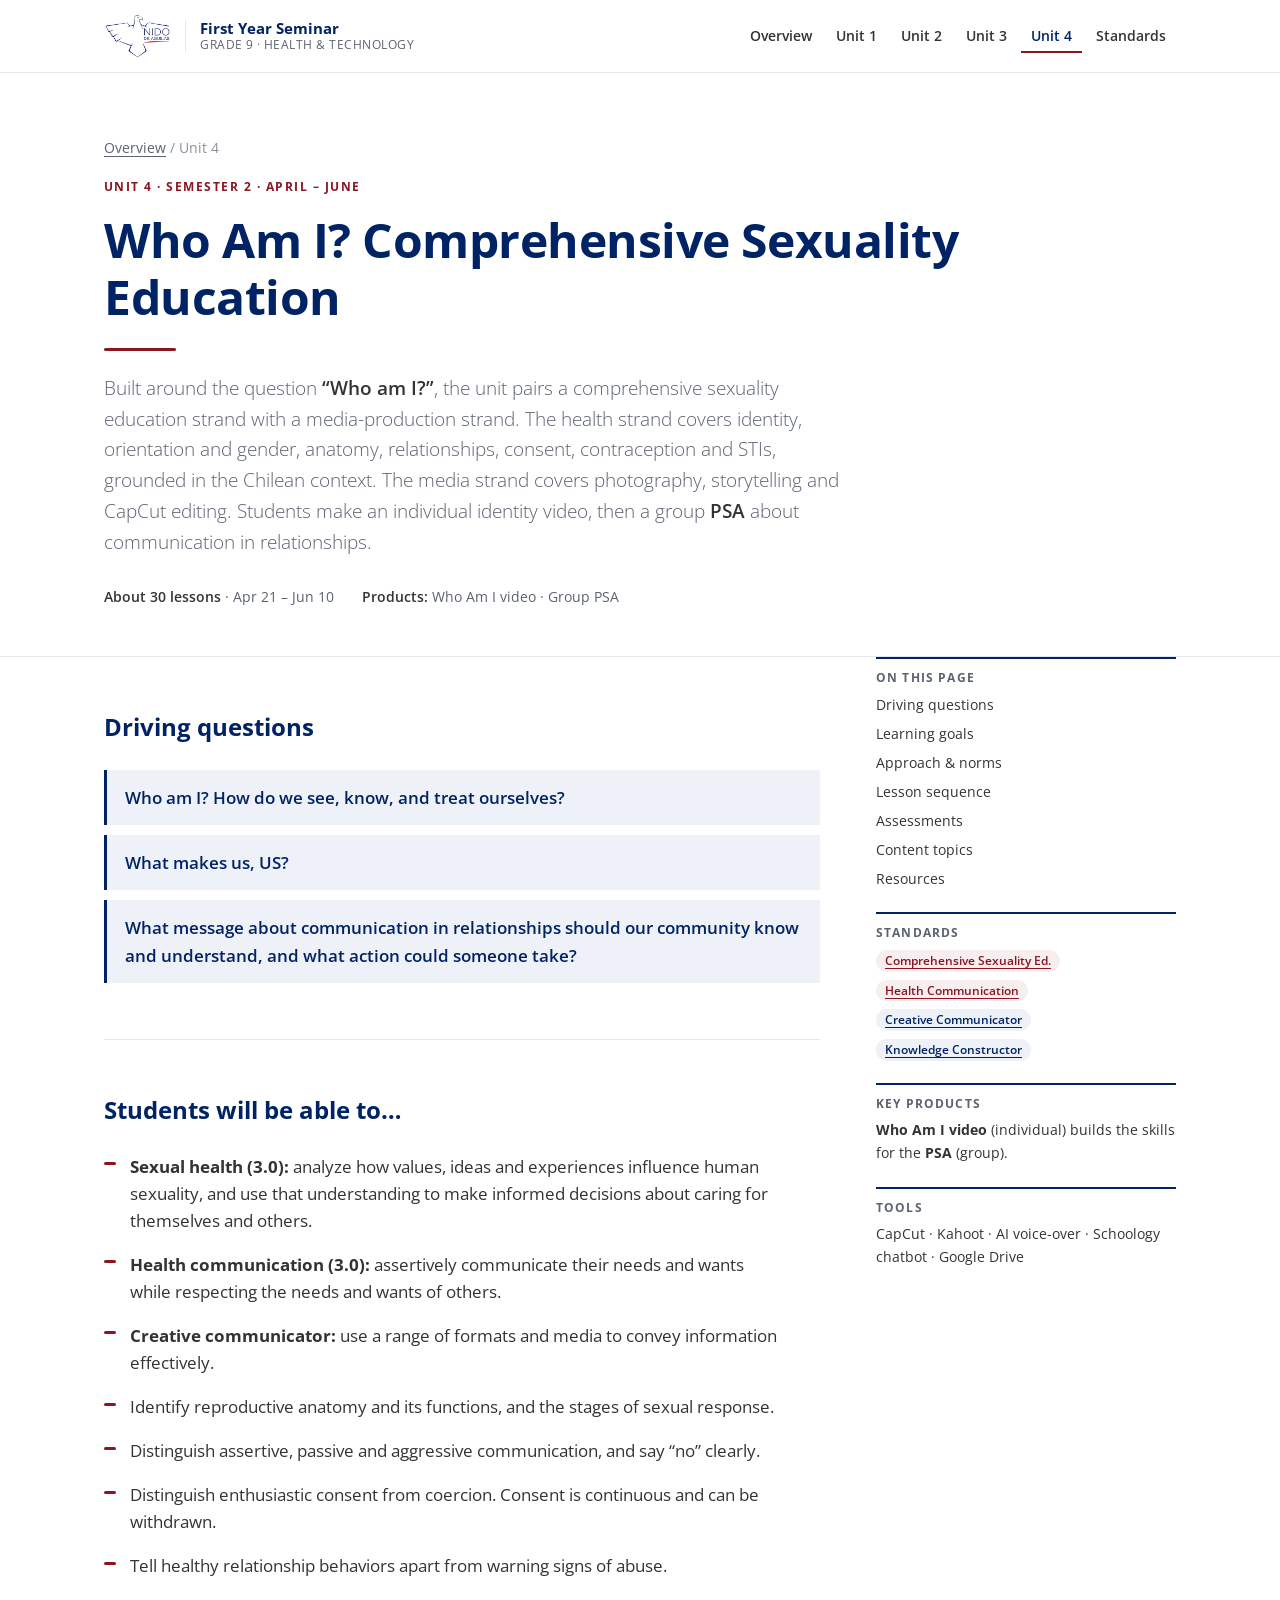
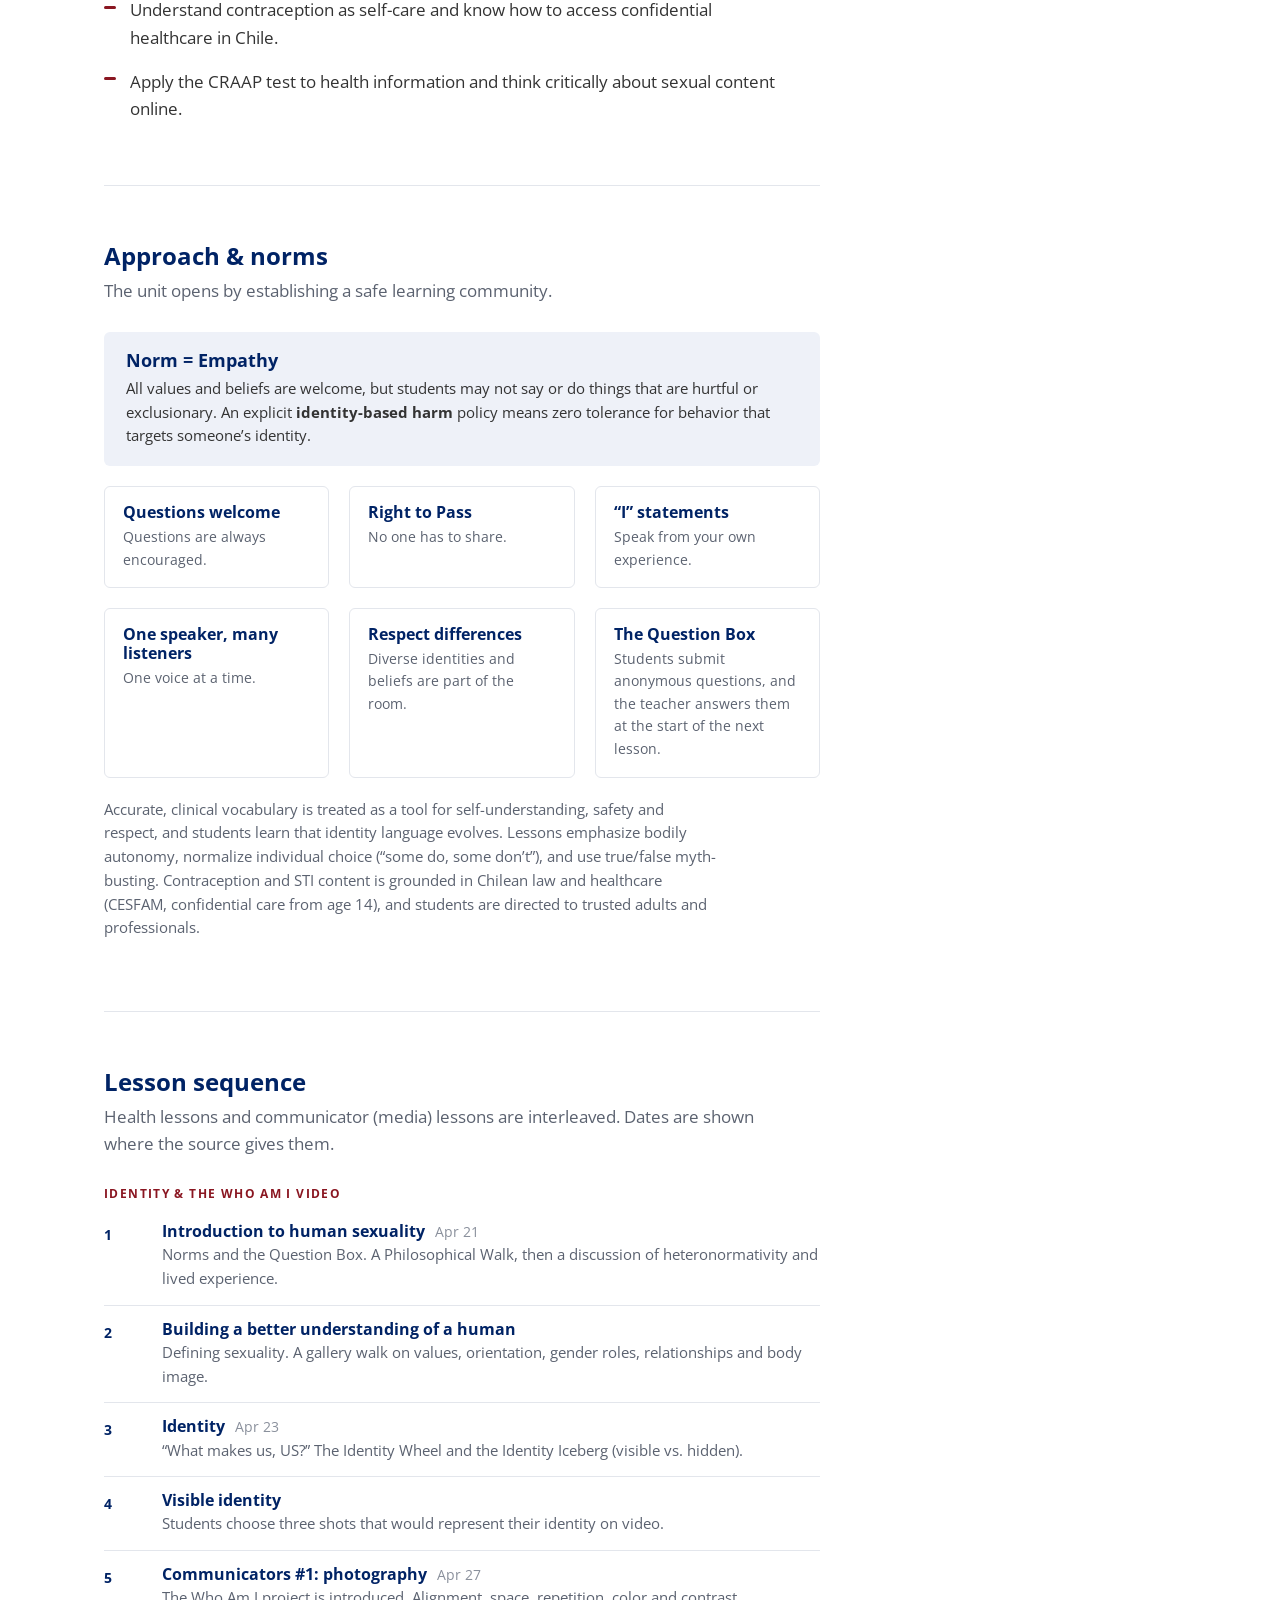
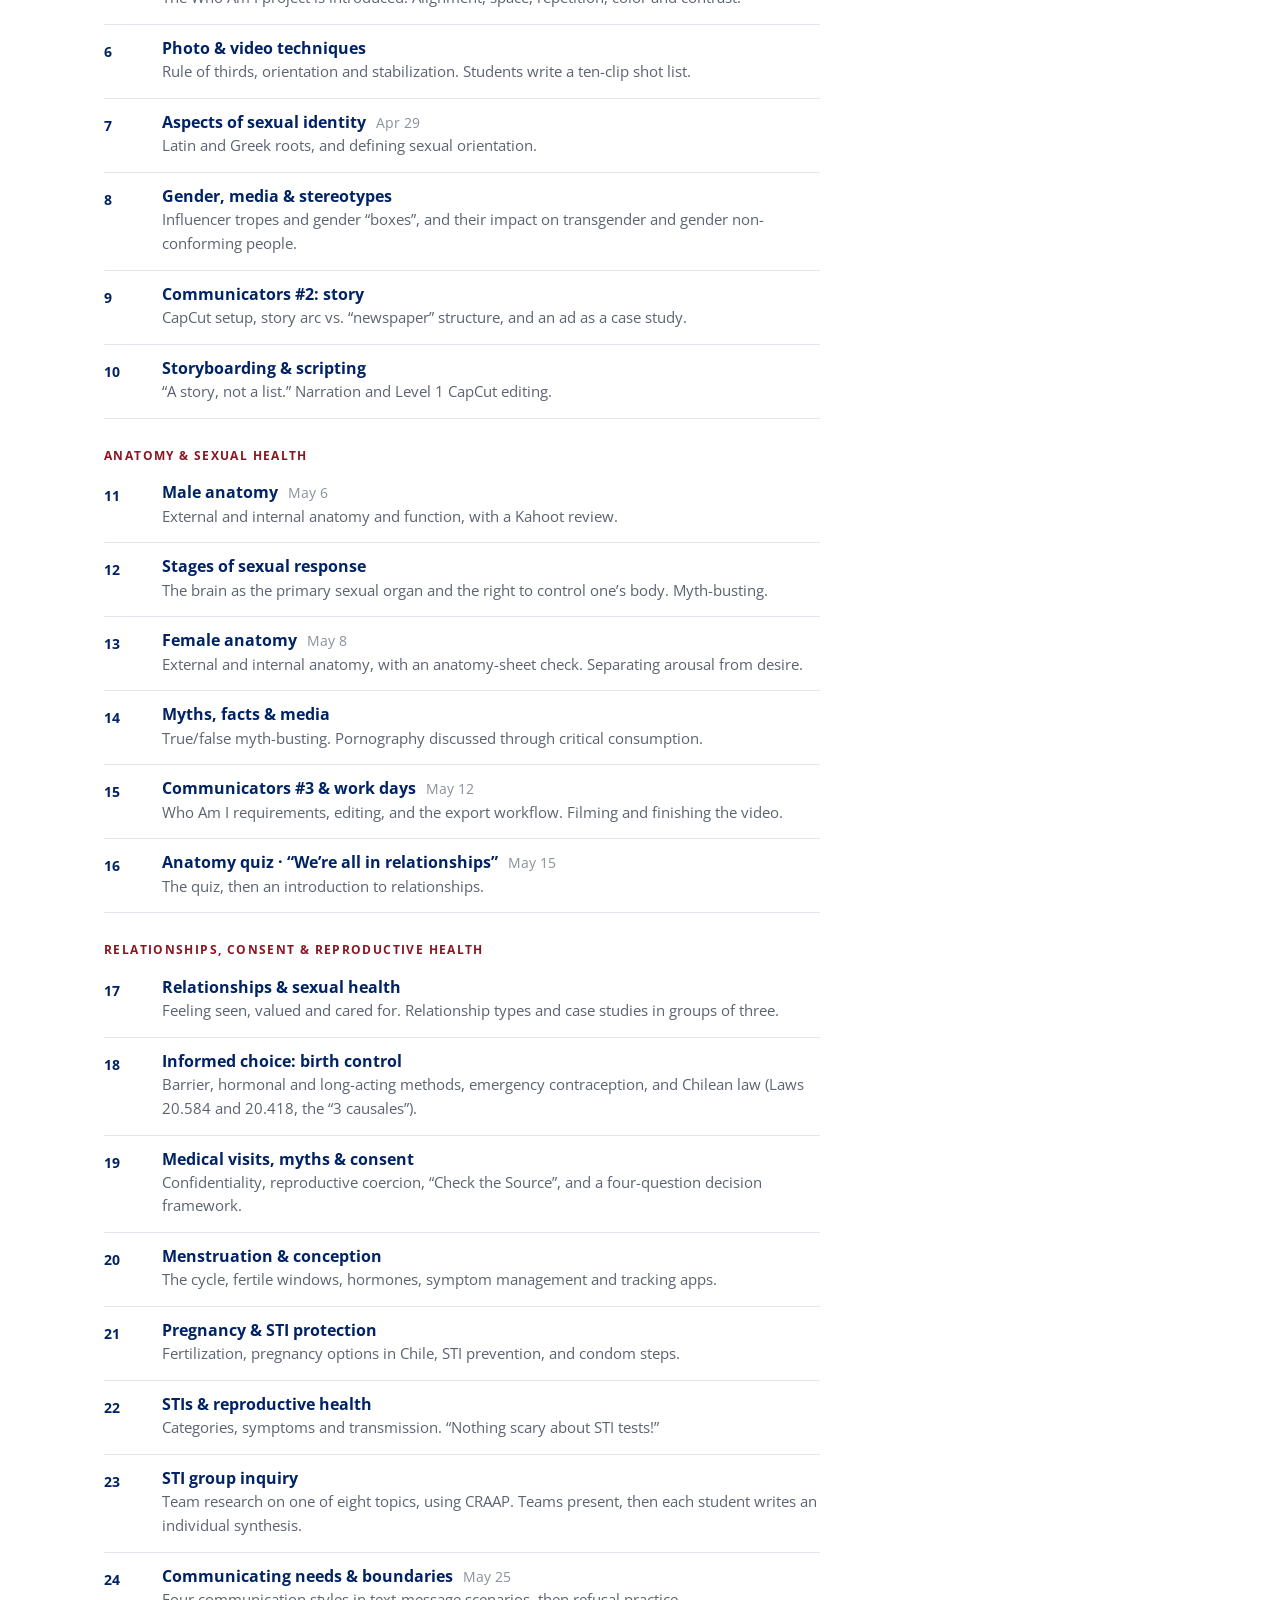
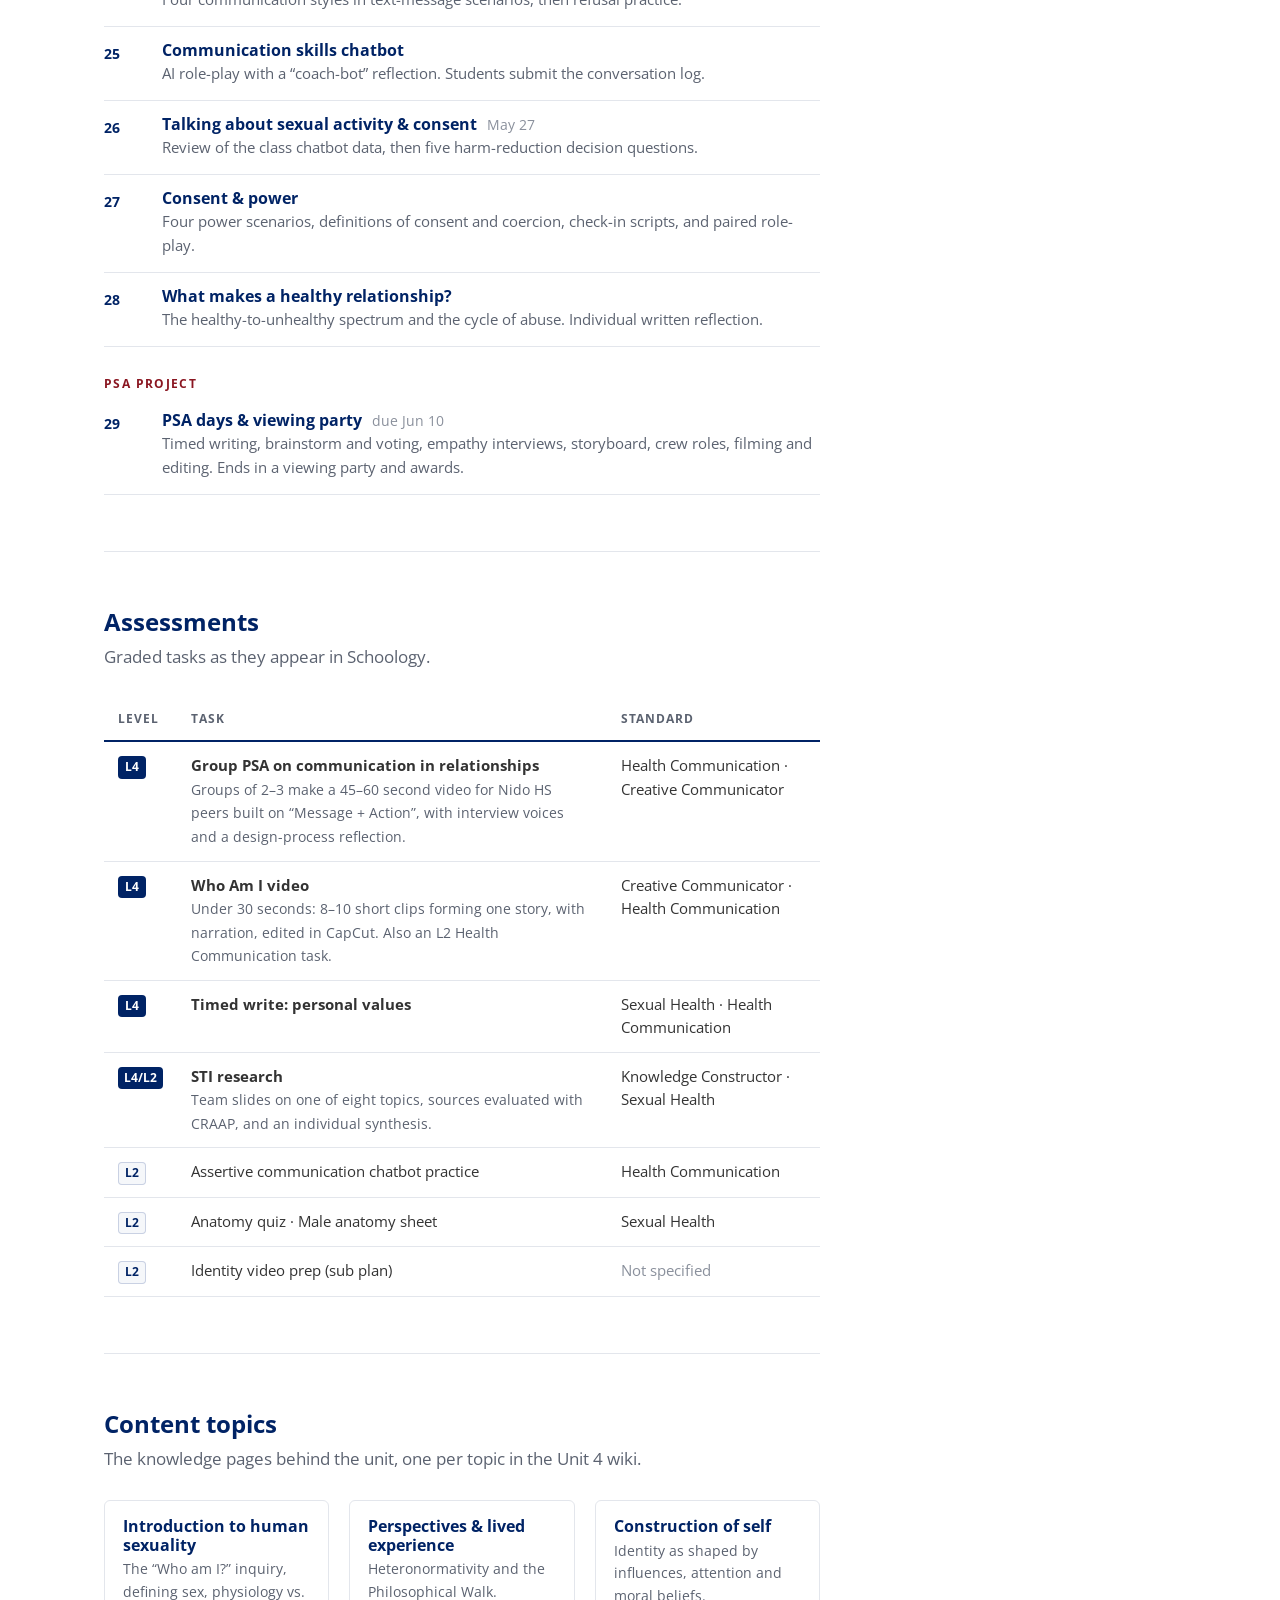
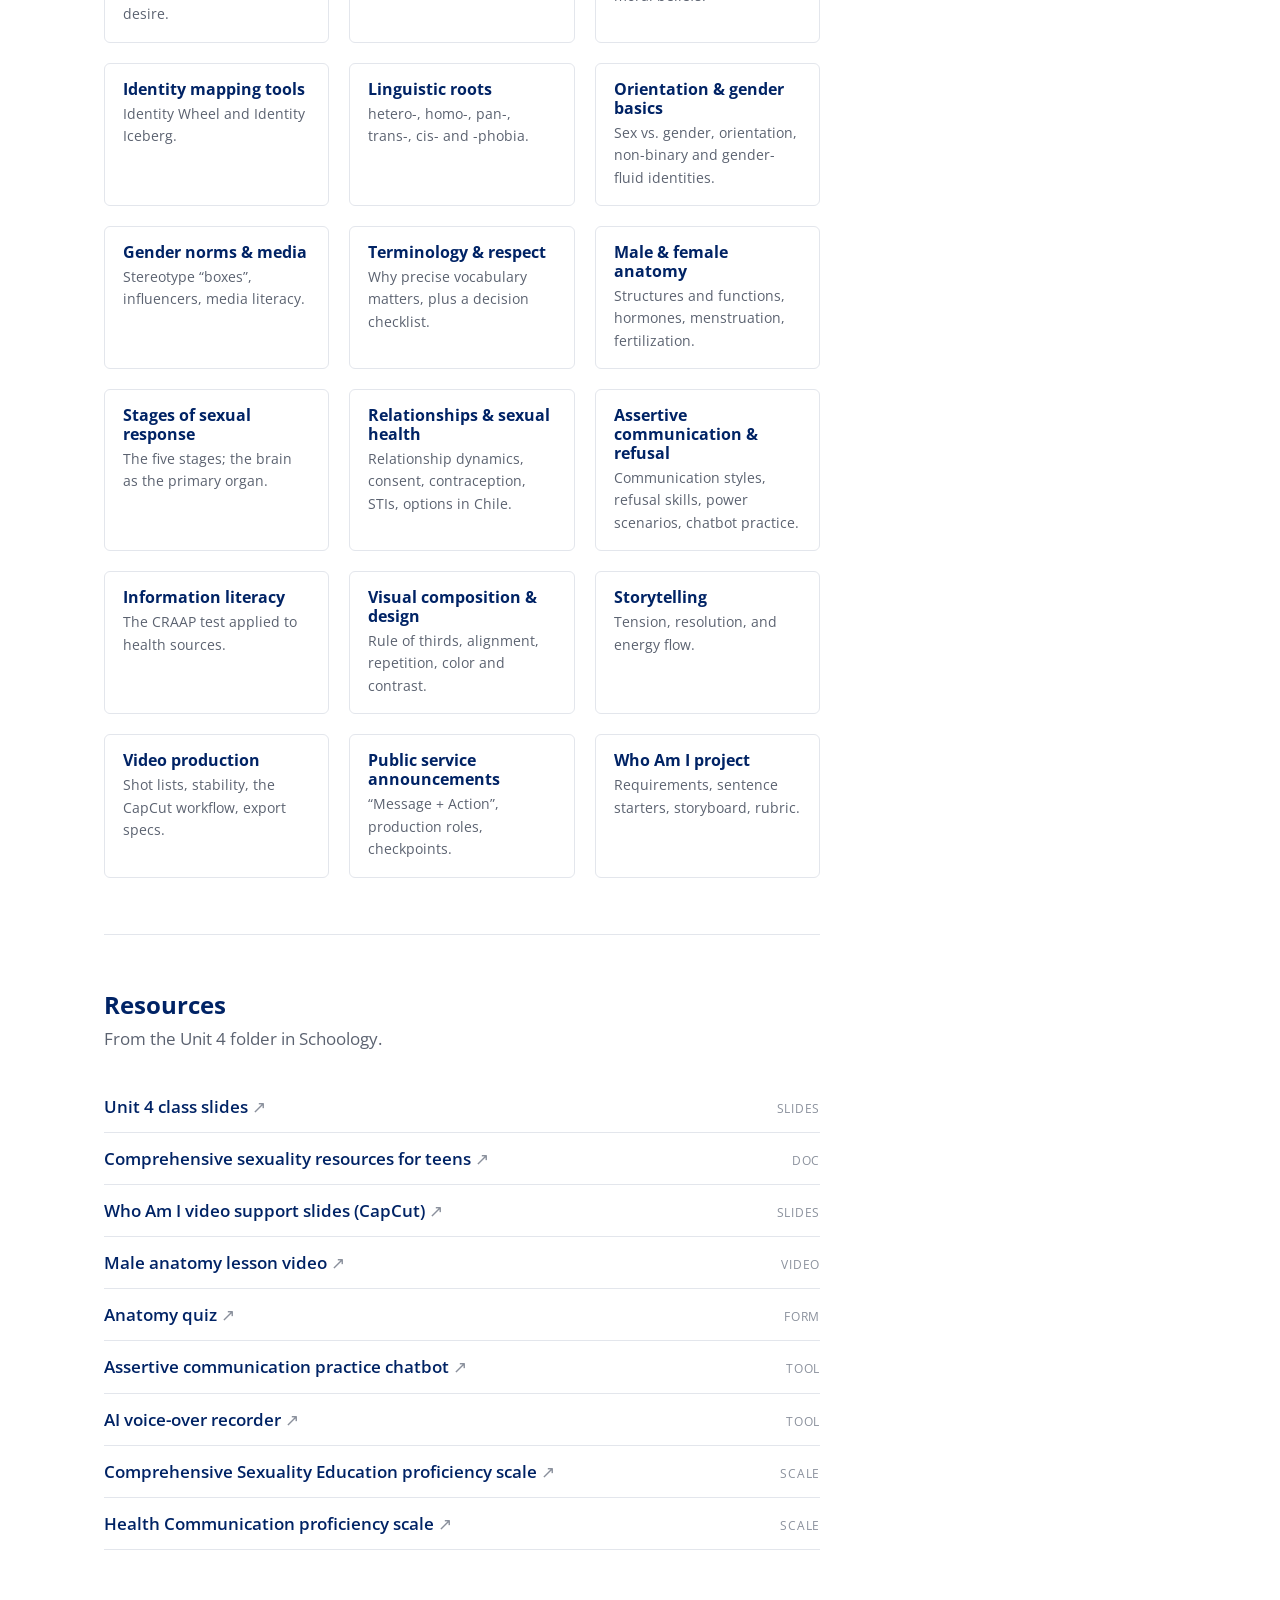
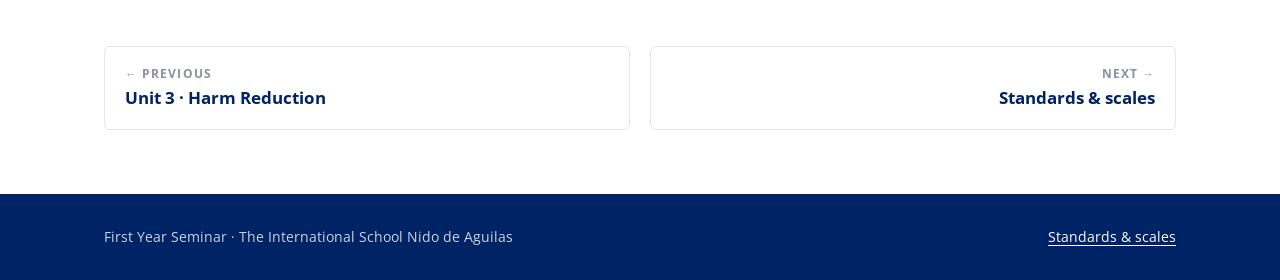
<file: unit-4.html>
<!doctype html>
<html lang="en">
<head>
<meta charset="utf-8">
<meta name="viewport" content="width=device-width, initial-scale=1">
<title>Unit 4 · Who Am I? · First Year Seminar</title>
<meta name="description" content="Unit 4 of First Year Seminar: comprehensive sexuality education and identity, paired with video production: the Who Am I video and a group PSA.">
<link rel="icon" href="assets/nido.jpg">
<link rel="stylesheet" href="assets/brand.css">
<link rel="stylesheet" href="assets/site.css">
</head>
<body>
<a class="skip" href="#main">Skip to content</a>

<header class="site-header">
  <div class="wrap">
    <a class="brand" href="index.html">
      <img src="assets/nido.jpg" alt="Nido de Aguilas">
      <span class="brand-text"><strong>First Year Seminar</strong><span>Grade 9 · Health &amp; Technology</span></span>
    </a>
    <nav class="site-nav" aria-label="Main">
      <a href="index.html">Overview</a>
      <a href="unit-1.html">Unit 1</a>
      <a href="unit-2.html">Unit 2</a>
      <a href="unit-3.html">Unit 3</a>
      <a href="unit-4.html" aria-current="page">Unit 4</a>
      <a href="standards.html">Standards</a>
    </nav>
  </div>
</header>

<main id="main">
  <section class="hero">
    <div class="wrap">
      <p class="crumbs"><a href="index.html">Overview</a> / Unit 4</p>
      <p class="eyebrow">Unit 4 · Semester 2 · April – June</p>
      <h1>Who Am I? Comprehensive Sexuality Education</h1>
      <div class="swoosh"></div>
      <p class="lead">Built around the question <strong>“Who am I?”</strong>, the unit pairs a comprehensive sexuality education strand with a media-production strand. The health strand covers identity, orientation and gender, anatomy, relationships, consent, contraception and STIs, grounded in the Chilean context. The media strand covers photography, storytelling and CapCut editing. Students make an individual identity video, then a group <strong>PSA</strong> about communication in relationships.</p>
      <div class="facts">
        <span><b>About 30 lessons</b> · Apr 21 – Jun 10</span>
        <span><b>Products:</b> Who Am I video · Group PSA</span>
      </div>
    </div>
  </section>

  <div class="wrap">
    <div class="unit-layout">
      <div>
        <section class="section" id="questions">
          <div class="section-head"><div><h2>Driving questions</h2></div></div>
          <ul class="dq-list">
            <li>Who am I? How do we see, know, and treat ourselves?</li>
            <li>What makes us, US?</li>
            <li>What message about communication in relationships should our community know and understand, and what action could someone take?</li>
          </ul>
        </section>

        <section class="section" id="goals">
          <div class="section-head"><div><h2>Students will be able to…</h2></div></div>
          <ul class="checks prose">
            <li><strong>Sexual health (3.0):</strong> analyze how values, ideas and experiences influence human sexuality, and use that understanding to make informed decisions about caring for themselves and others.</li>
            <li><strong>Health communication (3.0):</strong> assertively communicate their needs and wants while respecting the needs and wants of others.</li>
            <li><strong>Creative communicator:</strong> use a range of formats and media to convey information effectively.</li>
            <li>Identify reproductive anatomy and its functions, and the stages of sexual response.</li>
            <li>Distinguish assertive, passive and aggressive communication, and say “no” clearly.</li>
            <li>Distinguish enthusiastic consent from coercion. Consent is continuous and can be withdrawn.</li>
            <li>Tell healthy relationship behaviors apart from warning signs of abuse.</li>
            <li>Understand contraception as self-care and know how to access confidential healthcare in Chile.</li>
            <li>Apply the CRAAP test to health information and think critically about sexual content online.</li>
          </ul>
        </section>

        <section class="section" id="approach">
          <div class="section-head"><div><h2>Approach &amp; norms</h2><p>The unit opens by establishing a safe learning community.</p></div></div>
          <div class="callout" style="background:var(--blue-wash);margin-bottom:20px">
            <h3>Norm = Empathy</h3>
            <p>All values and beliefs are welcome, but students may not say or do things that are hurtful or exclusionary. An explicit <strong>identity-based harm</strong> policy means zero tolerance for behavior that targets someone’s identity.</p>
          </div>
          <div class="grid grid-3">
            <div class="topic"><h3>Questions welcome</h3><p>Questions are always encouraged.</p></div>
            <div class="topic"><h3>Right to Pass</h3><p>No one has to share.</p></div>
            <div class="topic"><h3>“I” statements</h3><p>Speak from your own experience.</p></div>
            <div class="topic"><h3>One speaker, many listeners</h3><p>One voice at a time.</p></div>
            <div class="topic"><h3>Respect differences</h3><p>Diverse identities and beliefs are part of the room.</p></div>
            <div class="topic"><h3>The Question Box</h3><p>Students submit anonymous questions, and the teacher answers them at the start of the next lesson.</p></div>
          </div>
          <p class="prose" style="margin-top:20px;color:var(--ink-soft);font-size:.93rem">Accurate, clinical vocabulary is treated as a tool for self-understanding, safety and respect, and students learn that identity language evolves. Lessons emphasize bodily autonomy, normalize individual choice (“some do, some don’t”), and use true/false myth-busting. Contraception and STI content is grounded in Chilean law and healthcare (CESFAM, confidential care from age 14), and students are directed to trusted adults and professionals.</p>
        </section>

        <section class="section" id="sequence">
          <div class="section-head"><div><h2>Lesson sequence</h2><p>Health lessons and communicator (media) lessons are interleaved. Dates are shown where the source gives them.</p></div></div>

          <p class="phase">Identity &amp; the Who Am I video</p>
          <ol class="sequence">
            <li><div><h3>Introduction to human sexuality <span class="date">Apr 21</span></h3><p>Norms and the Question Box. A Philosophical Walk, then a discussion of heteronormativity and lived experience.</p></div></li>
            <li><div><h3>Building a better understanding of a human</h3><p>Defining sexuality. A gallery walk on values, orientation, gender roles, relationships and body image.</p></div></li>
            <li><div><h3>Identity <span class="date">Apr 23</span></h3><p>“What makes us, US?” The Identity Wheel and the Identity Iceberg (visible vs. hidden).</p></div></li>
            <li><div><h3>Visible identity</h3><p>Students choose three shots that would represent their identity on video.</p></div></li>
            <li><div><h3>Communicators #1: photography <span class="date">Apr 27</span></h3><p>The Who Am I project is introduced. Alignment, space, repetition, color and contrast.</p></div></li>
            <li><div><h3>Photo &amp; video techniques</h3><p>Rule of thirds, orientation and stabilization. Students write a ten-clip shot list.</p></div></li>
            <li><div><h3>Aspects of sexual identity <span class="date">Apr 29</span></h3><p>Latin and Greek roots, and defining sexual orientation.</p></div></li>
            <li><div><h3>Gender, media &amp; stereotypes</h3><p>Influencer tropes and gender “boxes”, and their impact on transgender and gender non-conforming people.</p></div></li>
            <li><div><h3>Communicators #2: story</h3><p>CapCut setup, story arc vs. “newspaper” structure, and an ad as a case study.</p></div></li>
            <li><div><h3>Storyboarding &amp; scripting</h3><p>“A story, not a list.” Narration and Level 1 CapCut editing.</p></div></li>
          </ol>

          <p class="phase">Anatomy &amp; sexual health</p>
          <ol class="sequence" style="counter-reset: seq 10">
            <li><div><h3>Male anatomy <span class="date">May 6</span></h3><p>External and internal anatomy and function, with a Kahoot review.</p></div></li>
            <li><div><h3>Stages of sexual response</h3><p>The brain as the primary sexual organ and the right to control one’s body. Myth-busting.</p></div></li>
            <li><div><h3>Female anatomy <span class="date">May 8</span></h3><p>External and internal anatomy, with an anatomy-sheet check. Separating arousal from desire.</p></div></li>
            <li><div><h3>Myths, facts &amp; media</h3><p>True/false myth-busting. Pornography discussed through critical consumption.</p></div></li>
            <li><div><h3>Communicators #3 &amp; work days <span class="date">May 12</span></h3><p>Who Am I requirements, editing, and the export workflow. Filming and finishing the video.</p></div></li>
            <li><div><h3>Anatomy quiz · “We’re all in relationships” <span class="date">May 15</span></h3><p>The quiz, then an introduction to relationships.</p></div></li>
          </ol>

          <p class="phase">Relationships, consent &amp; reproductive health</p>
          <ol class="sequence" style="counter-reset: seq 16">
            <li><div><h3>Relationships &amp; sexual health</h3><p>Feeling seen, valued and cared for. Relationship types and case studies in groups of three.</p></div></li>
            <li><div><h3>Informed choice: birth control</h3><p>Barrier, hormonal and long-acting methods, emergency contraception, and Chilean law (Laws 20.584 and 20.418, the “3 causales”).</p></div></li>
            <li><div><h3>Medical visits, myths &amp; consent</h3><p>Confidentiality, reproductive coercion, “Check the Source”, and a four-question decision framework.</p></div></li>
            <li><div><h3>Menstruation &amp; conception</h3><p>The cycle, fertile windows, hormones, symptom management and tracking apps.</p></div></li>
            <li><div><h3>Pregnancy &amp; STI protection</h3><p>Fertilization, pregnancy options in Chile, STI prevention, and condom steps.</p></div></li>
            <li><div><h3>STIs &amp; reproductive health</h3><p>Categories, symptoms and transmission. “Nothing scary about STI tests!”</p></div></li>
            <li><div><h3>STI group inquiry</h3><p>Team research on one of eight topics, using CRAAP. Teams present, then each student writes an individual synthesis.</p></div></li>
            <li><div><h3>Communicating needs &amp; boundaries <span class="date">May 25</span></h3><p>Four communication styles in text-message scenarios, then refusal practice.</p></div></li>
            <li><div><h3>Communication skills chatbot</h3><p>AI role-play with a “coach-bot” reflection. Students submit the conversation log.</p></div></li>
            <li><div><h3>Talking about sexual activity &amp; consent <span class="date">May 27</span></h3><p>Review of the class chatbot data, then five harm-reduction decision questions.</p></div></li>
            <li><div><h3>Consent &amp; power</h3><p>Four power scenarios, definitions of consent and coercion, check-in scripts, and paired role-play.</p></div></li>
            <li><div><h3>What makes a healthy relationship?</h3><p>The healthy-to-unhealthy spectrum and the cycle of abuse. Individual written reflection.</p></div></li>
          </ol>

          <p class="phase">PSA project</p>
          <ol class="sequence" style="counter-reset: seq 28">
            <li><div><h3>PSA days &amp; viewing party <span class="date">due Jun 10</span></h3><p>Timed writing, brainstorm and voting, empathy interviews, storyboard, crew roles, filming and editing. Ends in a viewing party and awards.</p></div></li>
          </ol>
        </section>

        <section class="section" id="assessments">
          <div class="section-head"><div><h2>Assessments</h2><p>Graded tasks as they appear in Schoology.</p></div></div>
          <div class="table-scroll">
            <table>
              <thead><tr><th>Level</th><th>Task</th><th>Standard</th></tr></thead>
              <tbody>
                <tr><td><span class="lvl">L4</span></td><td><strong>Group PSA on communication in relationships</strong><br><span style="color:var(--ink-soft);font-size:.88rem">Groups of 2–3 make a 45–60 second video for Nido HS peers built on “Message + Action”, with interview voices and a design-process reflection.</span></td><td>Health Communication · Creative Communicator</td></tr>
                <tr><td><span class="lvl">L4</span></td><td><strong>Who Am I video</strong><br><span style="color:var(--ink-soft);font-size:.88rem">Under 30 seconds: 8–10 short clips forming one story, with narration, edited in CapCut. Also an L2 Health Communication task.</span></td><td>Creative Communicator · Health Communication</td></tr>
                <tr><td><span class="lvl">L4</span></td><td><strong>Timed write: personal values</strong></td><td>Sexual Health · Health Communication</td></tr>
                <tr><td><span class="lvl">L4/L2</span></td><td><strong>STI research</strong><br><span style="color:var(--ink-soft);font-size:.88rem">Team slides on one of eight topics, sources evaluated with CRAAP, and an individual synthesis.</span></td><td>Knowledge Constructor · Sexual Health</td></tr>
                <tr><td><span class="lvl l2">L2</span></td><td>Assertive communication chatbot practice</td><td>Health Communication</td></tr>
                <tr><td><span class="lvl l2">L2</span></td><td>Anatomy quiz · Male anatomy sheet</td><td>Sexual Health</td></tr>
                <tr><td><span class="lvl l2">L2</span></td><td>Identity video prep (sub plan)</td><td style="color:var(--ink-faint)">Not specified</td></tr>
              </tbody>
            </table>
          </div>
        </section>

        <section class="section" id="topics">
          <div class="section-head"><div><h2>Content topics</h2><p>The knowledge pages behind the unit, one per topic in the Unit 4 wiki.</p></div></div>
          <div class="grid grid-3">
            <div class="topic"><h3>Introduction to human sexuality</h3><p>The “Who am I?” inquiry, defining sex, physiology vs. desire.</p></div>
            <div class="topic"><h3>Perspectives &amp; lived experience</h3><p>Heteronormativity and the Philosophical Walk.</p></div>
            <div class="topic"><h3>Construction of self</h3><p>Identity as shaped by influences, attention and moral beliefs.</p></div>
            <div class="topic"><h3>Identity mapping tools</h3><p>Identity Wheel and Identity Iceberg.</p></div>
            <div class="topic"><h3>Linguistic roots</h3><p>hetero-, homo-, pan-, trans-, cis- and -phobia.</p></div>
            <div class="topic"><h3>Orientation &amp; gender basics</h3><p>Sex vs. gender, orientation, non-binary and gender-fluid identities.</p></div>
            <div class="topic"><h3>Gender norms &amp; media</h3><p>Stereotype “boxes”, influencers, media literacy.</p></div>
            <div class="topic"><h3>Terminology &amp; respect</h3><p>Why precise vocabulary matters, plus a decision checklist.</p></div>
            <div class="topic"><h3>Male &amp; female anatomy</h3><p>Structures and functions, hormones, menstruation, fertilization.</p></div>
            <div class="topic"><h3>Stages of sexual response</h3><p>The five stages; the brain as the primary organ.</p></div>
            <div class="topic"><h3>Relationships &amp; sexual health</h3><p>Relationship dynamics, consent, contraception, STIs, options in Chile.</p></div>
            <div class="topic"><h3>Assertive communication &amp; refusal</h3><p>Communication styles, refusal skills, power scenarios, chatbot practice.</p></div>
            <div class="topic"><h3>Information literacy</h3><p>The CRAAP test applied to health sources.</p></div>
            <div class="topic"><h3>Visual composition &amp; design</h3><p>Rule of thirds, alignment, repetition, color and contrast.</p></div>
            <div class="topic"><h3>Storytelling</h3><p>Tension, resolution, and energy flow.</p></div>
            <div class="topic"><h3>Video production</h3><p>Shot lists, stability, the CapCut workflow, export specs.</p></div>
            <div class="topic"><h3>Public service announcements</h3><p>“Message + Action”, production roles, checkpoints.</p></div>
            <div class="topic"><h3>Who Am I project</h3><p>Requirements, sentence starters, storyboard, rubric.</p></div>
          </div>
        </section>

        <section class="section" id="resources">
          <div class="section-head"><div><h2>Resources</h2><p>From the Unit 4 folder in Schoology.</p></div></div>
          <ul class="resources">
            <li><a href="https://docs.google.com/presentation/d/1iKTpKcNH53SZQapNOogm5aHY-6Rk-ZhqMs47KjGaLMw/edit?usp=sharing">Unit 4 class slides</a><span class="kind">Slides</span></li>
            <li><a href="https://docs.google.com/document/d/1pI4r8vZrCTduWSKCHKeSFuRIMa-4_revrVqFF20EmMY/edit?usp=sharing">Comprehensive sexuality resources for teens</a><span class="kind">Doc</span></li>
            <li><a href="https://docs.google.com/presentation/d/15DyAsZoBZy2nYbS7vT29G_Sph0SH_gF561IRNPX30Bk/edit">Who Am I video support slides (CapCut)</a><span class="kind">Slides</span></li>
            <li><a href="https://drive.google.com/file/d/1Qu2Dat9eVn0RglMBfZtAaXNH-BBoGsEb/view">Male anatomy lesson video</a><span class="kind">Video</span></li>
            <li><a href="https://docs.google.com/forms/d/e/1FAIpQLSeXd7N6MsQYBcAUDYRYCrmUCO-IviSDt4bdzXgJA1loYVMmFQ/viewform">Anatomy quiz</a><span class="kind">Form</span></li>
            <li><a href="https://assertive-practice-chat-897786705672.us-west1.run.app/">Assertive communication practice chatbot</a><span class="kind">Tool</span></li>
            <li><a href="https://www.openai.fm/">AI voice-over recorder</a><span class="kind">Tool</span></li>
            <li><a href="https://docs.google.com/document/d/1IO7Mi2WpLUloKwCJyGB2miG9nxXM7GP0/edit">Comprehensive Sexuality Education proficiency scale</a><span class="kind">Scale</span></li>
            <li><a href="https://docs.google.com/document/d/1WqxaClFdqyV75YdjKTFT73i9kp5AMqNVxOyFwT_4bn0/edit">Health Communication proficiency scale</a><span class="kind">Scale</span></li>
          </ul>
        </section>
      </div>

      <aside class="aside" aria-label="Unit summary">
        <div class="aside-block toc">
          <h4>On this page</h4>
          <ul><li><a href="#questions">Driving questions</a></li><li><a href="#goals">Learning goals</a></li><li><a href="#approach">Approach &amp; norms</a></li><li><a href="#sequence">Lesson sequence</a></li><li><a href="#assessments">Assessments</a></li><li><a href="#topics">Content topics</a></li><li><a href="#resources">Resources</a></li></ul>
        </div>
        <div class="aside-block">
          <h4>Standards</h4>
          <ul class="tags"><li><a class="tag health" href="standards.html#cse">Comprehensive Sexuality Ed.</a></li><li><a class="tag health" href="standards.html#health-comm">Health Communication</a></li><li><a class="tag" href="standards.html#communicator">Creative Communicator</a></li><li><a class="tag" href="standards.html#constructor">Knowledge Constructor</a></li></ul>
        </div>
        <div class="aside-block">
          <h4>Key products</h4>
          <p><strong>Who Am I video</strong> (individual) builds the skills for the <strong>PSA</strong> (group).</p>
        </div>
        <div class="aside-block">
          <h4>Tools</h4>
          <p>CapCut · Kahoot · AI voice-over · Schoology chatbot · Google Drive</p>
        </div>
      </aside>
    </div>
  </div>

  <div class="wrap">
    <nav class="pager" aria-label="Units">
      <a href="unit-3.html"><small>← Previous</small><span>Unit 3 · Harm Reduction</span></a>
      <a class="next" href="standards.html"><small>Next →</small><span>Standards &amp; scales</span></a>
    </nav>
  </div>
</main>

<footer class="site-footer">
  <div class="wrap">
    <span>First Year Seminar · The International School Nido de Aguilas</span>
    <span><a href="standards.html">Standards &amp; scales</a></span>
  </div>
</footer>
</body>
</html>
</file>
<file: assets/brand.css>
/* 
 * The International School Nido de Aguilas
 * Brand Style Guide CSS Variables & Utilities 
 * 
 * Includes primary colors, font stacks, and essential utility classes
 * based on the official branding cheat sheet.
 */

/* Import fallback font (Open Sans) */
@import url('https://fonts.googleapis.com/css2?family=Open+Sans:ital,wght@0,300..800;1,300..800&display=swap');

:root {
  /* Brand Colors */
  --nido-blue: #002365;
  --nido-red: #8A1621;
  --nido-dark-gray: #333333;
  --nido-white: #FFFFFF;

  /* Typography */
  --font-gotham: 'Gotham', 'Open Sans', sans-serif;
  --font-open-sans: 'Open Sans', sans-serif;
}

/* Base Styles */
body {
  font-family: var(--font-gotham);
  color: var(--nido-dark-gray);
}

h1, h2, h3, h4, h5, h6 {
  font-family: var(--font-gotham);
}

/* 
 * Utility Classes 
 */

/* Text Colors */
.text-nido-blue { color: var(--nido-blue); }
.text-nido-red { color: var(--nido-red); }
.text-nido-dark { color: var(--nido-dark-gray); }
.text-white { color: var(--nido-white); }

/* Background Colors */
.bg-nido-blue { background-color: var(--nido-blue); }
.bg-nido-red { background-color: var(--nido-red); }
.bg-nido-dark { background-color: var(--nido-dark-gray); }
.bg-white { background-color: var(--nido-white); }

/* Buttons */
.btn-nido-blue {
  background-color: var(--nido-blue);
  color: var(--nido-white);
  border: none;
  border-radius: 4px;
  padding: 0.5rem 1rem;
  font-family: var(--font-gotham);
  font-weight: bold;
  cursor: pointer;
  transition: opacity 0.2s;
}

.btn-nido-blue:hover {
  opacity: 0.9;
}

.btn-nido-red {
  background-color: var(--nido-red);
  color: var(--nido-white);
  border: none;
  border-radius: 4px;
  padding: 0.5rem 1rem;
  font-family: var(--font-gotham);
  font-weight: bold;
  cursor: pointer;
  transition: opacity 0.2s;
}

.btn-nido-red:hover {
  opacity: 0.9;
}

/* Font Weights for Gotham / Open Sans */
.font-light { font-weight: 300; }
.font-book { font-weight: 400; }  /* Default 'Regular' */
.font-medium { font-weight: 500; } /* Gotham Medium / Open Sans Semibold */
.font-bold { font-weight: 700; }
.font-black { font-weight: 900; } /* Gotham Black / Open Sans Extrabold */
</file>
<file: assets/site.css>
/*
 * First Year Seminar — curriculum site
 * Layout and components. Brand tokens come from brand.css (Nido style guide).
 */

:root {
  --ink: var(--nido-dark-gray, #333333);
  --ink-soft: #5b6270;
  --ink-faint: #8a909c;
  --rule: #e3e6ec;
  --wash: #f5f7fa;
  --blue-wash: #eef1f8;
  --red-wash: #f8eeef;
  --radius: 6px;
  --measure: 68ch;
  --page: 1120px;
}

* { box-sizing: border-box; }

html { -webkit-text-size-adjust: 100%; }

body {
  margin: 0;
  background: var(--nido-white);
  color: var(--ink);
  font-size: 17px;
  line-height: 1.6;
  font-weight: 400;
}

img { max-width: 100%; display: block; }

a { color: var(--nido-blue); text-decoration-thickness: 1px; text-underline-offset: 3px; }
a:hover { color: var(--nido-red); }

h1, h2, h3, h4 { color: var(--nido-blue); line-height: 1.2; margin: 0; }
h1 { font-size: clamp(2rem, 4.5vw, 3rem); font-weight: 700; letter-spacing: -0.01em; }
h2 { font-size: 1.5rem; font-weight: 700; }
h3 { font-size: 1.1rem; font-weight: 700; }
h4 { font-size: 0.95rem; font-weight: 700; }
p { margin: 0 0 1em; }

.wrap { max-width: var(--page); margin: 0 auto; padding: 0 24px; }

.skip { position: absolute; left: -9999px; }
.skip:focus { left: 16px; top: 16px; background: var(--nido-blue); color: #fff; padding: 8px 12px; z-index: 10; }

/* ---------- Header ---------- */

.site-header {
  border-bottom: 1px solid var(--rule);
  background: var(--nido-white);
  position: sticky; top: 0; z-index: 5;
}
.site-header .wrap {
  display: flex; align-items: center; justify-content: space-between;
  gap: 24px; min-height: 72px;
}
.brand { display: flex; align-items: center; gap: 14px; text-decoration: none; color: var(--nido-blue); }
.brand img { height: 44px; width: auto; }
.brand-text { display: flex; flex-direction: column; line-height: 1.15; border-left: 1px solid var(--rule); padding-left: 14px; }
.brand-text strong { font-size: 0.95rem; font-weight: 700; }
.brand-text span { font-size: 0.75rem; color: var(--ink-soft); letter-spacing: 0.04em; text-transform: uppercase; }

.site-nav { display: flex; gap: 4px; flex-wrap: wrap; justify-content: flex-end; }
.site-nav a {
  text-decoration: none; color: var(--ink); font-size: 0.88rem; font-weight: 600;
  padding: 6px 10px; border-radius: var(--radius);
}
.site-nav a:hover { background: var(--wash); color: var(--nido-blue); }
.site-nav a[aria-current="page"] { color: var(--nido-blue); box-shadow: inset 0 -2px 0 var(--nido-red); border-radius: 0; }

/* ---------- Hero ---------- */

.hero { padding: 64px 0 48px; border-bottom: 1px solid var(--rule); }
.eyebrow {
  font-size: 0.78rem; font-weight: 700; letter-spacing: 0.12em; text-transform: uppercase;
  color: var(--nido-red); margin: 0 0 14px;
}
.swoosh { width: 72px; height: 3px; background: var(--nido-red); border-radius: 2px; margin: 22px 0; }
.lead { font-size: 1.2rem; color: var(--ink-soft); max-width: var(--measure); font-weight: 300; }
.lead strong { color: var(--ink); font-weight: 600; }
.hero-question {
  margin-top: 28px; padding: 20px 24px; border-left: 3px solid var(--nido-blue);
  background: var(--blue-wash); max-width: var(--measure);
  font-size: 1.1rem; color: var(--nido-blue); font-weight: 600;
}
.hero-question small { display: block; font-size: 0.75rem; letter-spacing: 0.1em; text-transform: uppercase; color: var(--ink-soft); font-weight: 700; margin-bottom: 6px; }

.facts { display: flex; flex-wrap: wrap; gap: 10px 28px; margin-top: 28px; font-size: 0.9rem; color: var(--ink-soft); }
.facts b { color: var(--ink); font-weight: 600; }

/* ---------- Sections ---------- */

.section { padding: 56px 0; border-bottom: 1px solid var(--rule); }
.section:last-of-type { border-bottom: 0; }
.section-head { display: flex; align-items: baseline; justify-content: space-between; gap: 16px; margin-bottom: 28px; flex-wrap: wrap; }
.section-head p { margin: 6px 0 0; color: var(--ink-soft); max-width: var(--measure); }
.section-head .num { font-size: 0.78rem; font-weight: 700; letter-spacing: 0.12em; text-transform: uppercase; color: var(--ink-faint); }

.prose { max-width: var(--measure); }
.prose ul, .prose ol { padding-left: 1.2em; }
.prose li { margin-bottom: 0.4em; }

/* ---------- Grids & cards ---------- */

.grid { display: grid; gap: 20px; }
.grid-2 { grid-template-columns: repeat(2, minmax(0, 1fr)); }
.grid-3 { grid-template-columns: repeat(3, minmax(0, 1fr)); }
.grid-4 { grid-template-columns: repeat(4, minmax(0, 1fr)); }

.pillar h3 { margin-bottom: 6px; }
.pillar p { color: var(--ink-soft); font-size: 0.95rem; margin: 0; }
.pillar .bar { width: 28px; height: 3px; background: var(--nido-blue); margin-bottom: 14px; }
.pillar:nth-child(even) .bar { background: var(--nido-red); }

.unit-card {
  display: flex; flex-direction: column; gap: 12px;
  border: 1px solid var(--rule); border-radius: var(--radius); padding: 24px;
  text-decoration: none; color: var(--ink); background: var(--nido-white);
  transition: border-color .15s, box-shadow .15s, transform .15s;
}
.unit-card:hover { border-color: var(--nido-blue); box-shadow: 0 6px 24px rgba(0, 35, 101, .08); transform: translateY(-2px); color: var(--ink); }
.unit-card .unit-no { font-size: 0.78rem; font-weight: 700; letter-spacing: 0.12em; text-transform: uppercase; color: var(--nido-red); }
.unit-card h3 { font-size: 1.3rem; }
.unit-card .when { font-size: 0.82rem; color: var(--ink-faint); }
.unit-card .dq { font-style: italic; color: var(--ink-soft); font-size: 0.95rem; margin: 0; }
.unit-card dl { margin: auto 0 0; font-size: 0.85rem; display: grid; gap: 6px; padding-top: 14px; border-top: 1px solid var(--rule); }
.unit-card dt { font-weight: 700; color: var(--nido-blue); font-size: 0.72rem; letter-spacing: 0.08em; text-transform: uppercase; }
.unit-card dd { margin: 0 0 6px; }
.unit-card .go { font-size: 0.85rem; font-weight: 700; color: var(--nido-blue); }
.unit-card:hover .go { color: var(--nido-red); }

.arc { display: grid; grid-template-columns: repeat(5, 1fr); gap: 0; counter-reset: arc; margin: 0; padding: 0; list-style: none; }
.arc li { position: relative; padding: 18px 16px 0 0; border-top: 3px solid var(--nido-blue); font-size: 0.92rem; color: var(--ink-soft); }
.arc li::before { counter-increment: arc; content: "0" counter(arc); display: block; font-weight: 700; color: var(--nido-blue); font-size: 0.8rem; letter-spacing: 0.08em; margin-bottom: 4px; }
.arc li:last-child { border-top-color: var(--nido-red); }
.arc li b { color: var(--ink); font-weight: 600; display: block; }

/* ---------- Tags ---------- */

.tags { display: flex; flex-wrap: wrap; gap: 6px; margin: 0; padding: 0; list-style: none; }
.tag {
  display: inline-block; font-size: 0.75rem; font-weight: 600; line-height: 1.3;
  padding: 3px 9px; border-radius: 999px; background: var(--blue-wash); color: var(--nido-blue); white-space: nowrap;
}
.tag.health { background: var(--red-wash); color: var(--nido-red); }
.tag.plain { background: var(--wash); color: var(--ink-soft); }
.lvl {
  display: inline-block; min-width: 2.4em; text-align: center; font-size: 0.72rem; font-weight: 700;
  padding: 2px 6px; border-radius: 4px; background: var(--nido-blue); color: #fff;
}
.lvl.l3 { background: #3c5a99; }
.lvl.l2 { background: var(--wash); color: var(--nido-blue); box-shadow: inset 0 0 0 1px #c9d1e3; }
.lvl.l1 { background: var(--wash); color: var(--ink-soft); }

/* ---------- Tables ---------- */

.table-scroll { overflow-x: auto; -webkit-overflow-scrolling: touch; }
table { border-collapse: collapse; width: 100%; font-size: 0.92rem; }
th, td { text-align: left; padding: 12px 14px; border-bottom: 1px solid var(--rule); vertical-align: top; }
thead th { font-size: 0.72rem; letter-spacing: 0.08em; text-transform: uppercase; color: var(--ink-soft); font-weight: 700; border-bottom: 2px solid var(--nido-blue); }
tbody tr:hover { background: var(--wash); }

.matrix th, .matrix td { text-align: center; }
.matrix th:first-child, .matrix td:first-child { text-align: left; }
.matrix .dot { display: inline-block; width: 12px; height: 12px; border-radius: 50%; background: var(--nido-blue); }
.matrix .dot.minor { background: transparent; box-shadow: inset 0 0 0 2px var(--nido-blue); }
.matrix td small { display: block; color: var(--ink-faint); font-size: 0.75rem; }
.legend { display: flex; gap: 20px; font-size: 0.82rem; color: var(--ink-soft); margin-top: 12px; flex-wrap: wrap; }
.legend span { display: inline-flex; align-items: center; gap: 6px; }

/* ---------- Unit page ---------- */

.crumbs { font-size: 0.85rem; color: var(--ink-faint); margin-bottom: 18px; }
.crumbs a { color: var(--ink-soft); }

.unit-layout { display: grid; grid-template-columns: minmax(0, 1fr) 300px; gap: 56px; align-items: start; }
.aside { position: sticky; top: 96px; display: grid; gap: 22px; font-size: 0.9rem; }
.aside-block { border-top: 2px solid var(--nido-blue); padding-top: 12px; }
.aside-block h4 { font-size: 0.72rem; letter-spacing: 0.1em; text-transform: uppercase; color: var(--ink-soft); margin-bottom: 8px; }
.aside-block ul { list-style: none; margin: 0; padding: 0; display: grid; gap: 6px; }
.aside-block p { margin: 0; }
.toc a { text-decoration: none; color: var(--ink); }
.toc a:hover { color: var(--nido-red); }

.dq-list { list-style: none; padding: 0; margin: 0; display: grid; gap: 10px; }
.dq-list li { padding: 14px 18px; background: var(--blue-wash); border-left: 3px solid var(--nido-blue); color: var(--nido-blue); font-weight: 600; }

.checks { list-style: none; padding: 0; margin: 0; display: grid; gap: 10px; }
.checks li { position: relative; padding-left: 26px; }
.checks li::before { content: ""; position: absolute; left: 0; top: 0.55em; width: 12px; height: 3px; background: var(--nido-red); border-radius: 2px; }

.sequence { list-style: none; margin: 0; padding: 0; counter-reset: seq; }
.sequence > li { counter-increment: seq; display: grid; grid-template-columns: 44px 1fr; gap: 0 14px; padding: 14px 0; border-bottom: 1px solid var(--rule); }
.sequence > li::before { content: counter(seq); font-weight: 700; color: var(--nido-blue); font-size: 0.85rem; padding-top: 2px; }
.sequence h3 { font-size: 1rem; margin-bottom: 2px; }
.sequence h3 .date { font-weight: 400; color: var(--ink-faint); font-size: 0.85rem; margin-left: 6px; }
.sequence p { margin: 0; color: var(--ink-soft); font-size: 0.93rem; }
.phase { margin: 28px 0 4px; font-size: 0.72rem; letter-spacing: 0.12em; text-transform: uppercase; color: var(--nido-red); font-weight: 700; }
.phase:first-child { margin-top: 0; }

details.more { margin-top: 8px; }
details.more summary { cursor: pointer; font-weight: 700; color: var(--nido-blue); font-size: 0.9rem; padding: 8px 0; }
details.more summary:hover { color: var(--nido-red); }

.topic { border: 1px solid var(--rule); border-radius: var(--radius); padding: 16px 18px; }
.topic h3 { font-size: 0.98rem; margin-bottom: 4px; }
.topic p { margin: 0; font-size: 0.88rem; color: var(--ink-soft); }

.callout { padding: 18px 22px; border-radius: var(--radius); background: var(--wash); font-size: 0.93rem; }
.callout.red { background: var(--red-wash); }
.callout h3 { margin-bottom: 6px; }
.callout p:last-child, .callout ul:last-child { margin-bottom: 0; }

.resources { list-style: none; margin: 0; padding: 0; display: grid; gap: 0; }
.resources li { display: flex; justify-content: space-between; gap: 16px; align-items: baseline; padding: 12px 0; border-bottom: 1px solid var(--rule); }
.resources a { font-weight: 600; text-decoration: none; }
.resources a::after { content: " ↗"; font-weight: 400; color: var(--ink-faint); }
.resources a:hover { text-decoration: underline; }
.resources .kind { font-size: 0.75rem; color: var(--ink-faint); white-space: nowrap; text-transform: uppercase; letter-spacing: 0.06em; }

.pager { display: grid; grid-template-columns: 1fr 1fr; gap: 20px; padding: 40px 0 64px; }
.pager a { border: 1px solid var(--rule); border-radius: var(--radius); padding: 18px 20px; text-decoration: none; display: block; }
.pager a:hover { border-color: var(--nido-blue); }
.pager small { display: block; font-size: 0.72rem; letter-spacing: 0.1em; text-transform: uppercase; color: var(--ink-faint); font-weight: 700; }
.pager span { font-weight: 700; }
.pager .next { text-align: right; grid-column: 2; }

/* ---------- Standards page ---------- */

.scale { border-top: 3px solid var(--nido-blue); padding-top: 22px; margin-bottom: 48px; scroll-margin-top: 96px; }
.scale.health { border-top-color: var(--nido-red); }
.scale-head { display: flex; justify-content: space-between; gap: 16px; flex-wrap: wrap; align-items: baseline; margin-bottom: 18px; }
.scale-head p { margin: 4px 0 0; font-size: 0.85rem; color: var(--ink-soft); }
.levels { display: grid; grid-template-columns: max-content minmax(0, 1fr); border: 1px solid var(--rule); border-radius: var(--radius); overflow: hidden; }
.levels > div { padding: 14px 16px; border-bottom: 1px solid var(--rule); font-size: 0.92rem; }
.levels > div:nth-last-child(-n+2) { border-bottom: 0; }
.levels .lv { font-weight: 700; color: var(--nido-blue); background: var(--wash); font-size: 1.05rem; }
.levels .lv small { display: block; font-size: 0.68rem; letter-spacing: 0.08em; text-transform: uppercase; color: var(--ink-soft); font-weight: 700; }
.levels .target { background: var(--blue-wash); }
.levels ul { margin: 6px 0 0; padding-left: 1.1em; }
.levels li { margin-bottom: 3px; }
.vocab { margin: 0 0 8px; }

/* ---------- Footer ---------- */

.site-footer { background: var(--nido-blue); color: rgba(255,255,255,.8); font-size: 0.85rem; padding: 32px 0; margin-top: 0; }
.site-footer .wrap { display: flex; justify-content: space-between; gap: 16px; flex-wrap: wrap; }
.site-footer a { color: #fff; }

/* ---------- Responsive ---------- */

@media (max-width: 960px) {
  .grid-4 { grid-template-columns: repeat(2, minmax(0, 1fr)); }
  .grid-3 { grid-template-columns: repeat(2, minmax(0, 1fr)); }
  .unit-layout { grid-template-columns: 1fr; gap: 32px; }
  .aside { position: static; grid-template-columns: repeat(2, minmax(0, 1fr)); }
  .arc { grid-template-columns: repeat(2, 1fr); row-gap: 20px; }
}

@media (max-width: 640px) {
  body { font-size: 16px; }
  .wrap { padding: 0 16px; }
  .site-header { position: static; }
  .site-header .wrap { flex-direction: column; align-items: flex-start; padding-top: 12px; padding-bottom: 8px; gap: 8px; }
  .site-nav { justify-content: flex-start; margin-left: -10px; }
  .brand img { height: 36px; }
  .hero { padding: 40px 0 32px; }
  .section { padding: 40px 0; }
  .grid-2, .grid-3, .grid-4 { grid-template-columns: 1fr; }
  .aside { grid-template-columns: 1fr; }
  .arc { grid-template-columns: 1fr; }
  .levels > div { padding: 12px; }
  .levels .lv small { font-size: 0.6rem; letter-spacing: 0.04em; }
  .pager { grid-template-columns: 1fr; }
  .pager .next { grid-column: 1; }
  .resources li { flex-direction: column; gap: 2px; }
}

@media print {
  .site-header, .site-nav, .aside, .pager, .site-footer { display: none; }
  .unit-layout { grid-template-columns: 1fr; }
  a::after { content: none !important; }
}
</file>
